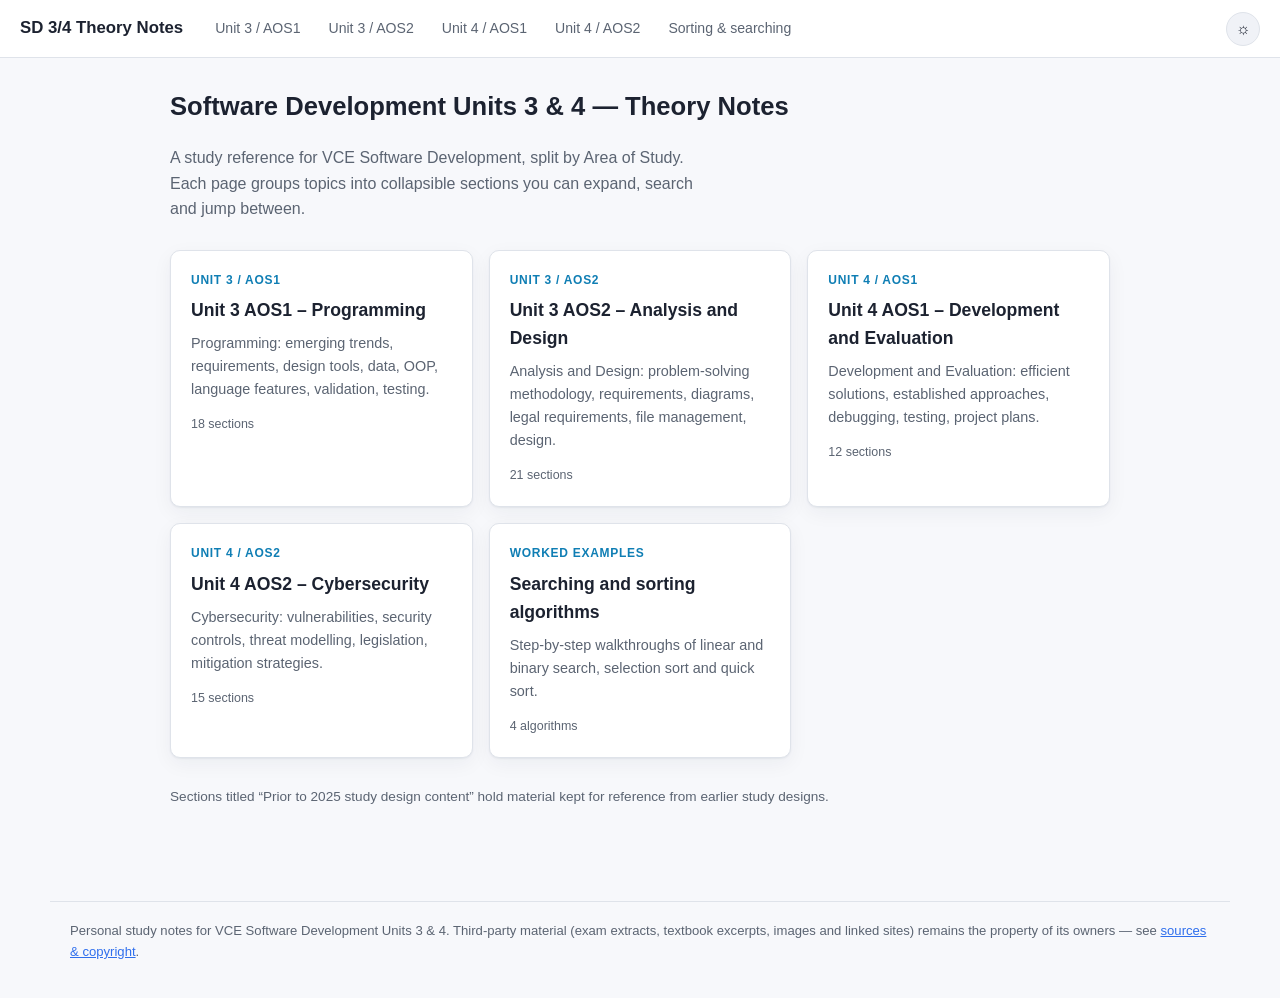
<file: index.html>
<!DOCTYPE html>
<html lang="en">
<head>
<meta charset="UTF-8">
<meta name="viewport" content="width=device-width, initial-scale=1.0">
<title>SD 3/4 Theory Notes</title>
<link rel="stylesheet" href="assets/style.css">
</head>
<body>
<header class="site-header">
  <a class="brand" href="index.html">SD 3/4 Theory Notes</a>
  <nav class="unit-nav">
    <a href="unit-3-aos1.html">Unit 3 / AOS1</a>
    <a href="unit-3-aos2.html">Unit 3 / AOS2</a>
    <a href="unit-4-aos1.html">Unit 4 / AOS1</a>
    <a href="unit-4-aos2.html">Unit 4 / AOS2</a>
    <a href="sorting-searching.html">Sorting &amp; searching</a>
  </nav>
  <button id="theme-toggle" class="icon-btn" title="Toggle light/dark theme" aria-label="Toggle theme">&#9788;</button>
</header>

<main class="content index-content">
  <h1 class="page-title">Software Development Units 3 &amp; 4 — Theory Notes</h1>
  <p class="index-intro">A study reference for VCE Software Development, split by Area of Study. Each page groups topics into collapsible sections you can expand, search and jump between.</p>
  <div class="unit-grid">
    
    <a class="unit-card" href="unit-3-aos1.html">
      <div class="unit-card-eyebrow">Unit 3 / AOS1</div>
      <h2>Unit 3 AOS1 – Programming</h2>
      <p>Programming: emerging trends, requirements, design tools, data, OOP, language features, validation, testing.</p>
      <div class="unit-card-meta">18 sections</div>
    </a>
    <a class="unit-card" href="unit-3-aos2.html">
      <div class="unit-card-eyebrow">Unit 3 / AOS2</div>
      <h2>Unit 3 AOS2 – Analysis and Design</h2>
      <p>Analysis and Design: problem-solving methodology, requirements, diagrams, legal requirements, file management, design.</p>
      <div class="unit-card-meta">21 sections</div>
    </a>
    <a class="unit-card" href="unit-4-aos1.html">
      <div class="unit-card-eyebrow">Unit 4 / AOS1</div>
      <h2>Unit 4 AOS1 – Development and Evaluation</h2>
      <p>Development and Evaluation: efficient solutions, established approaches, debugging, testing, project plans.</p>
      <div class="unit-card-meta">12 sections</div>
    </a>
    <a class="unit-card" href="unit-4-aos2.html">
      <div class="unit-card-eyebrow">Unit 4 / AOS2</div>
      <h2>Unit 4 AOS2 – Cybersecurity</h2>
      <p>Cybersecurity: vulnerabilities, security controls, threat modelling, legislation, mitigation strategies.</p>
      <div class="unit-card-meta">15 sections</div>
    </a>
    <a class="unit-card" href="sorting-searching.html">
      <div class="unit-card-eyebrow">Worked examples</div>
      <h2>Searching and sorting algorithms</h2>
      <p>Step-by-step walkthroughs of linear and binary search, selection sort and quick sort.</p>
      <div class="unit-card-meta">4 algorithms</div>
    </a>
  </div>
  <p class="index-note">Sections titled &ldquo;Prior to 2025 study design content&rdquo; hold material kept for reference from earlier study designs.</p>
</main>

<footer class="site-footer">Personal study notes for VCE Software Development Units 3 &amp; 4. Third-party material (exam extracts, textbook excerpts, images and linked sites) remains the property of its owners &mdash; see <a href="credits.html">sources &amp; copyright</a>.</footer>

<script src="assets/app.js"></script>
</body>
</html>
</file>
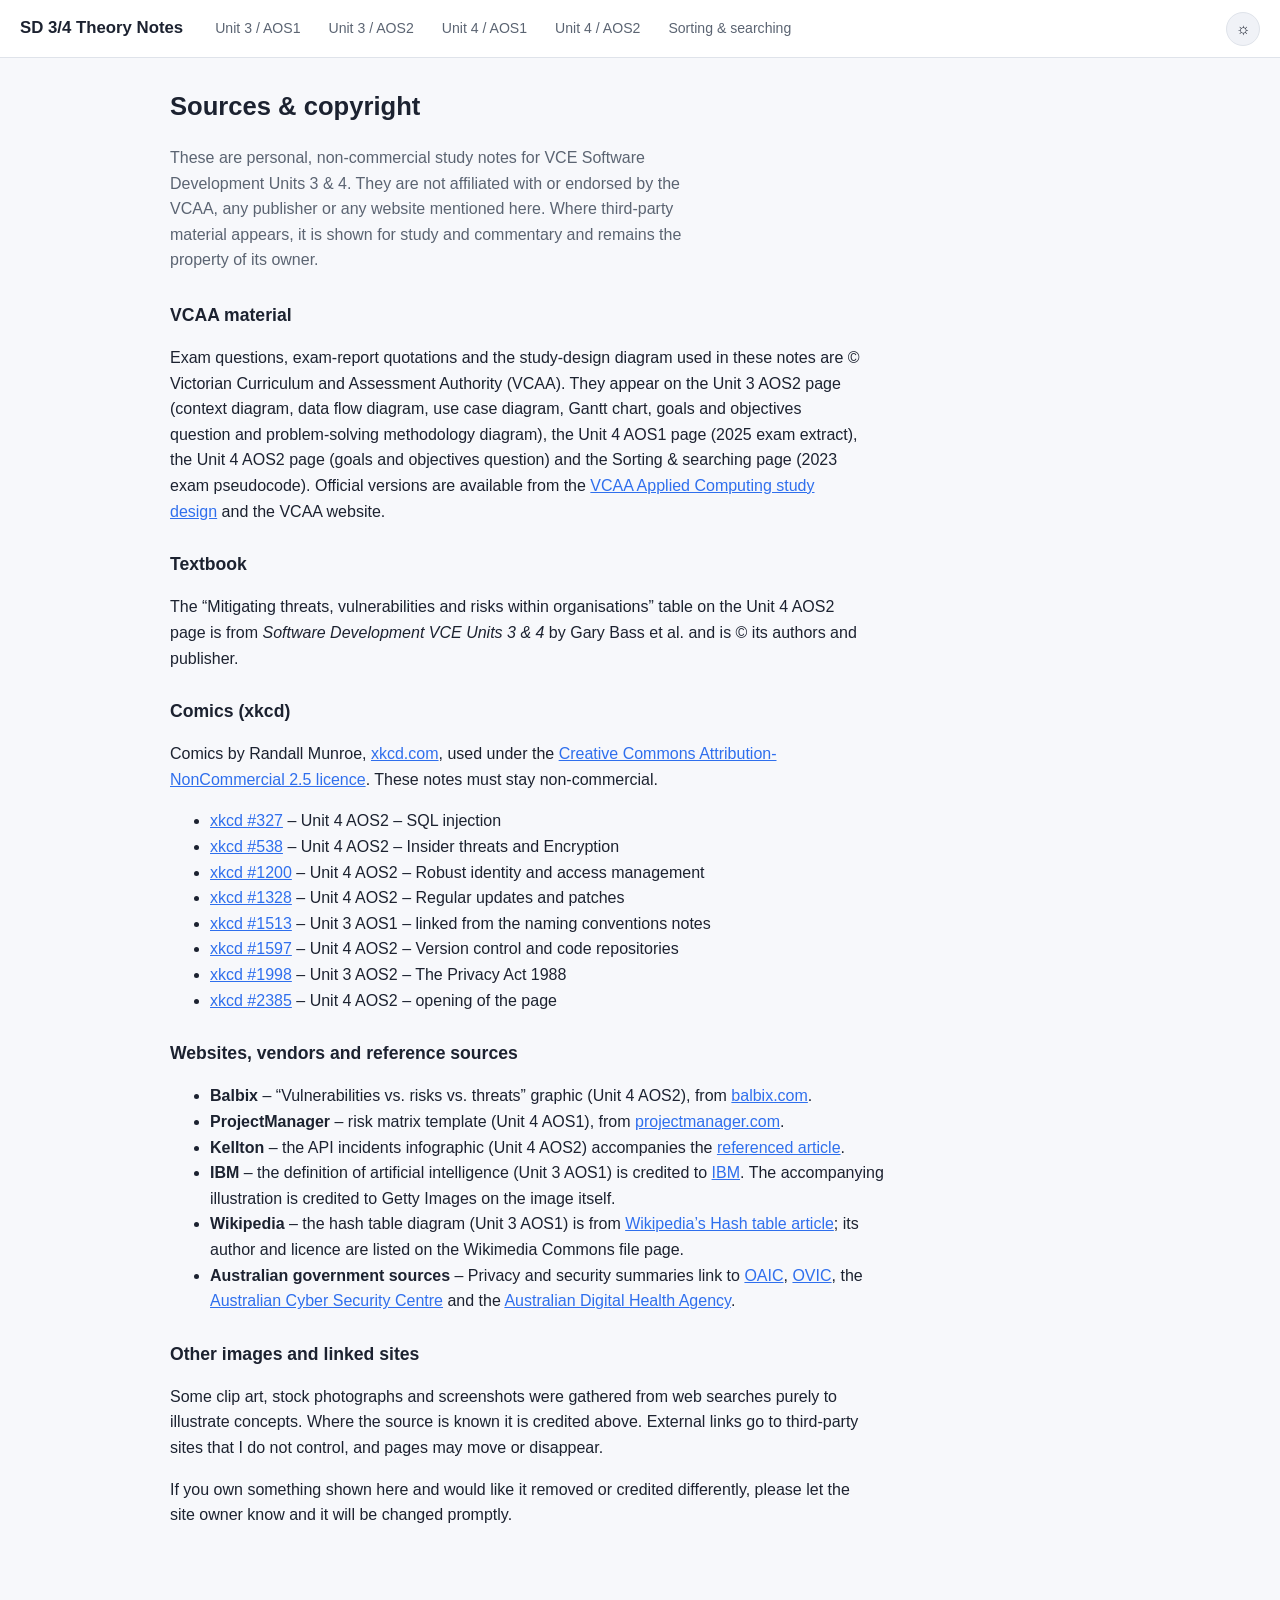
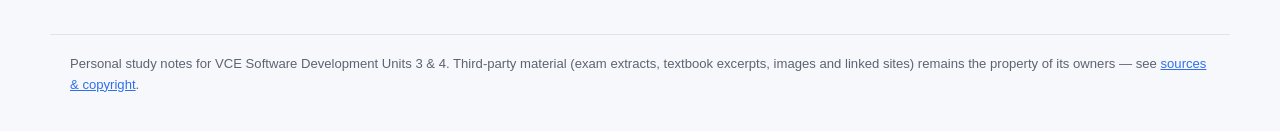
<file: credits.html>
<!DOCTYPE html>
<html lang="en">
<head>
<meta charset="UTF-8">
<meta name="viewport" content="width=device-width, initial-scale=1.0">
<title>Sources and Copyright — SD Theory Notes</title>
<link rel="stylesheet" href="assets/style.css">
</head>
<body>
<header class="site-header">
  <a class="brand" href="index.html">SD 3/4 Theory Notes</a>
  <nav class="unit-nav">
    <a href="unit-3-aos1.html" class="">Unit 3 / AOS1</a>
    <a href="unit-3-aos2.html" class="">Unit 3 / AOS2</a>
    <a href="unit-4-aos1.html" class="">Unit 4 / AOS1</a>
    <a href="unit-4-aos2.html" class="">Unit 4 / AOS2</a>
    <a href="sorting-searching.html" class="">Sorting &amp; searching</a>
  </nav>
  <button id="theme-toggle" class="icon-btn" title="Toggle light/dark theme" aria-label="Toggle theme">&#9788;</button>
</header>

<main class="content index-content credits">
    <h1 class="page-title">Sources &amp; copyright</h1>
    <p class="index-intro">These are personal, non-commercial study notes for VCE Software Development Units 3 &amp; 4. They are not affiliated with or endorsed by the VCAA, any publisher or any website mentioned here. Where third-party material appears, it is shown for study and commentary and remains the property of its owner.</p>

    <section class="credit-block">
      <h2>VCAA material</h2>
      <p>Exam questions, exam-report quotations and the study-design diagram used in these notes are &copy; Victorian Curriculum and Assessment Authority (VCAA). They appear on the Unit 3 AOS2 page (context diagram, data flow diagram, use case diagram, Gantt chart, goals and objectives question and problem-solving methodology diagram), the Unit 4 AOS1 page (2025 exam extract), the Unit 4 AOS2 page (goals and objectives question) and the Sorting &amp; searching page (2023 exam pseudocode). Official versions are available from the <a href="https://www.vcaa.vic.edu.au/curriculum/vce-curriculum/vce-study-designs/applied-computing/applied-computing" target="_blank" rel="noopener">VCAA Applied Computing study design</a> and the VCAA website.</p>
    </section>

    <section class="credit-block">
      <h2>Textbook</h2>
      <p>The &ldquo;Mitigating threats, vulnerabilities and risks within organisations&rdquo; table on the Unit 4 AOS2 page is from <em>Software Development VCE Units 3 &amp; 4</em> by Gary Bass et al. and is &copy; its authors and publisher.</p>
    </section>

    <section class="credit-block">
      <h2>Comics (xkcd)</h2>
      <p>Comics by Randall Munroe, <a href="https://xkcd.com/" target="_blank" rel="noopener">xkcd.com</a>, used under the <a href="https://xkcd.com/license.html" target="_blank" rel="noopener">Creative Commons Attribution-NonCommercial 2.5 licence</a>. These notes must stay non-commercial.</p>
      <ul><li><a href="https://xkcd.com/327/" target="_blank" rel="noopener">xkcd #327</a> &ndash; Unit 4 AOS2 &ndash; SQL injection</li><li><a href="https://xkcd.com/538/" target="_blank" rel="noopener">xkcd #538</a> &ndash; Unit 4 AOS2 &ndash; Insider threats and Encryption</li><li><a href="https://xkcd.com/1200/" target="_blank" rel="noopener">xkcd #1200</a> &ndash; Unit 4 AOS2 &ndash; Robust identity and access management</li><li><a href="https://xkcd.com/1328/" target="_blank" rel="noopener">xkcd #1328</a> &ndash; Unit 4 AOS2 &ndash; Regular updates and patches</li><li><a href="https://xkcd.com/1513/" target="_blank" rel="noopener">xkcd #1513</a> &ndash; Unit 3 AOS1 &ndash; linked from the naming conventions notes</li><li><a href="https://xkcd.com/1597/" target="_blank" rel="noopener">xkcd #1597</a> &ndash; Unit 4 AOS2 &ndash; Version control and code repositories</li><li><a href="https://xkcd.com/1998/" target="_blank" rel="noopener">xkcd #1998</a> &ndash; Unit 3 AOS2 &ndash; The Privacy Act 1988</li><li><a href="https://xkcd.com/2385/" target="_blank" rel="noopener">xkcd #2385</a> &ndash; Unit 4 AOS2 &ndash; opening of the page</li></ul>
    </section>

    <section class="credit-block">
      <h2>Websites, vendors and reference sources</h2>
      <ul>
        <li><strong>Balbix</strong> &ndash; &ldquo;Vulnerabilities vs. risks vs. threats&rdquo; graphic (Unit 4 AOS2), from <a href="https://www.balbix.com/insights/what-is-vulnerability-management/" target="_blank" rel="noopener">balbix.com</a>.</li>
        <li><strong>ProjectManager</strong> &ndash; risk matrix template (Unit 4 AOS1), from <a href="https://www.projectmanager.com/blog/risk-management-plan" target="_blank" rel="noopener">projectmanager.com</a>.</li>
        <li><strong>Kellton</strong> &ndash; the API incidents infographic (Unit 4 AOS2) accompanies the <a href="https://www.kellton.com/kellton-tech-blog/detailed-guide-api-security-risks" target="_blank" rel="noopener">referenced article</a>.</li>
        <li><strong>IBM</strong> &ndash; the definition of artificial intelligence (Unit 3 AOS1) is credited to <a href="https://www.ibm.com/think/topics/artificial-intelligence" target="_blank" rel="noopener">IBM</a>. The accompanying illustration is credited to Getty Images on the image itself.</li>
        <li><strong>Wikipedia</strong> &ndash; the hash table diagram (Unit 3 AOS1) is from <a href="https://en.wikipedia.org/wiki/Hash_table" target="_blank" rel="noopener">Wikipedia&rsquo;s Hash table article</a>; its author and licence are listed on the Wikimedia Commons file page.</li>
        <li><strong>Australian government sources</strong> &ndash; Privacy and security summaries link to <a href="https://www.oaic.gov.au/" target="_blank" rel="noopener">OAIC</a>, <a href="https://ovic.vic.gov.au/" target="_blank" rel="noopener">OVIC</a>, the <a href="https://www.cyber.gov.au/" target="_blank" rel="noopener">Australian Cyber Security Centre</a> and the <a href="https://www.digitalhealth.gov.au/" target="_blank" rel="noopener">Australian Digital Health Agency</a>.</li>
      </ul>
    </section>

    <section class="credit-block">
      <h2>Other images and linked sites</h2>
      <p>Some clip art, stock photographs and screenshots were gathered from web searches purely to illustrate concepts. Where the source is known it is credited above. External links go to third-party sites that I do not control, and pages may move or disappear.</p>
      <p>If you own something shown here and would like it removed or credited differently, please let the site owner know and it will be changed promptly.</p>
    </section>

</main>

<footer class="site-footer">Personal study notes for VCE Software Development Units 3 &amp; 4. Third-party material (exam extracts, textbook excerpts, images and linked sites) remains the property of its owners &mdash; see <a href="credits.html">sources &amp; copyright</a>.</footer>

<script src="assets/app.js"></script>
</body>
</html>
</file>
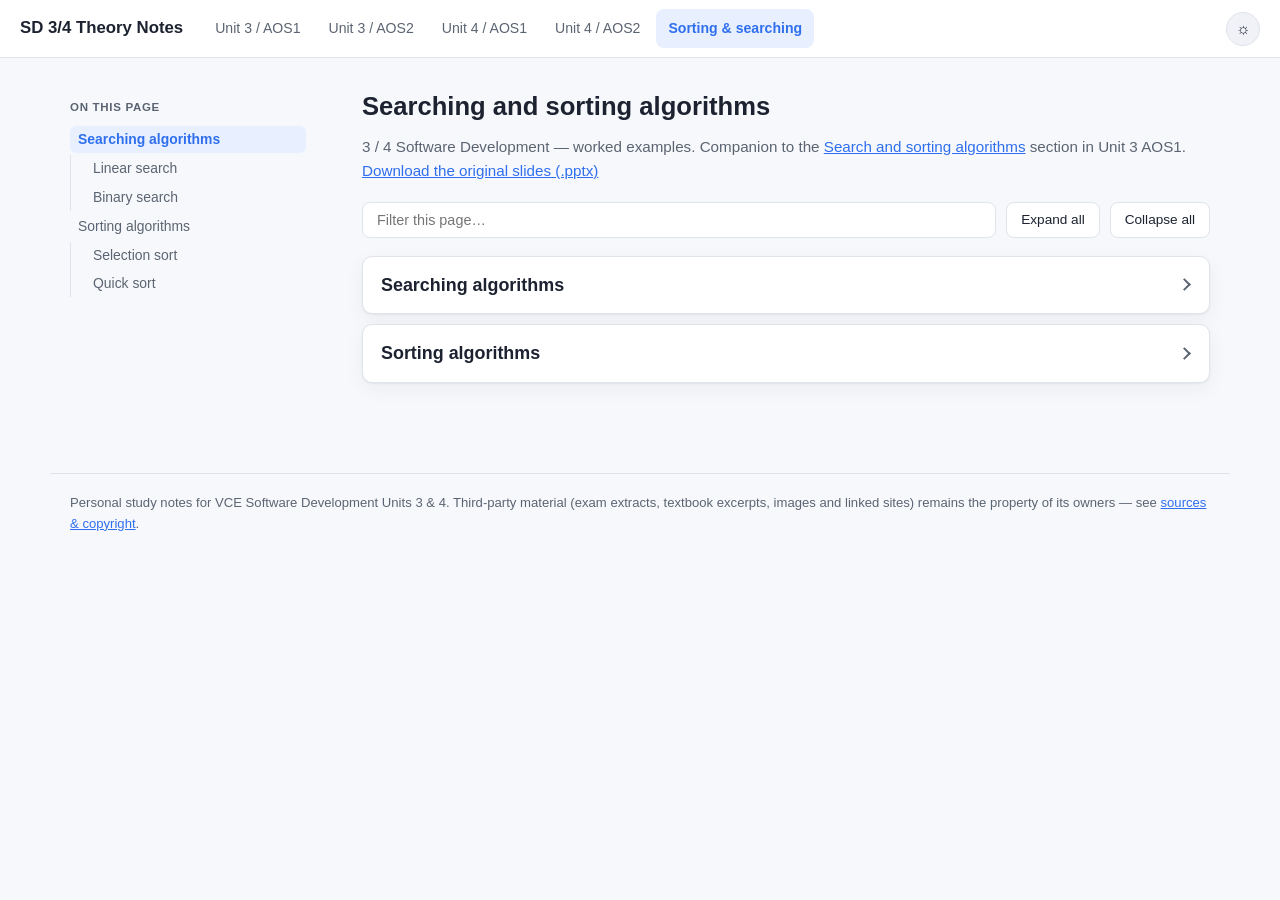
<file: sorting-searching.html>
<!DOCTYPE html>
<html lang="en">
<head>
<meta charset="UTF-8">
<meta name="viewport" content="width=device-width, initial-scale=1.0">
<title>Searching and Sorting Algorithms — SD Theory Notes</title>
<link rel="stylesheet" href="assets/style.css">
</head>
<body>
<header class="site-header">
  <a class="brand" href="index.html">SD 3/4 Theory Notes</a>
  <nav class="unit-nav">
    <a href="unit-3-aos1.html" class="">Unit 3 / AOS1</a>
    <a href="unit-3-aos2.html" class="">Unit 3 / AOS2</a>
    <a href="unit-4-aos1.html" class="">Unit 4 / AOS1</a>
    <a href="unit-4-aos2.html" class="">Unit 4 / AOS2</a>
    <a href="sorting-searching.html" class="active">Sorting &amp; searching</a>
  </nav>
  <button id="theme-toggle" class="icon-btn" title="Toggle light/dark theme" aria-label="Toggle theme">&#9788;</button>
</header>

<div class="layout">
  <aside class="sidebar" id="sidebar">
    <div class="sidebar-title">On this page</div>
    <nav class="page-toc"><ul><li><a href="#searching-algorithms" data-jump="searching-algorithms">Searching algorithms</a><ul><li><a href="#linear-search" data-jump="linear-search">Linear search</a></li><li><a href="#binary-search" data-jump="binary-search">Binary search</a></li></ul></li><li><a href="#sorting-algorithms" data-jump="sorting-algorithms">Sorting algorithms</a><ul><li><a href="#selection-sort" data-jump="selection-sort">Selection sort</a></li><li><a href="#quick-sort" data-jump="quick-sort">Quick sort</a></li></ul></li></ul></nav>
  </aside>
  <main class="content">
    <h1 class="page-title">Searching and sorting algorithms</h1>
    <p class="page-sub">3 / 4 Software Development &mdash; worked examples. Companion to the
      <a href="unit-3-aos1.html#h.w1udv01lb1mm-10">Search and sorting algorithms</a> section in Unit 3 AOS1.
      <a href="Tutorial%202%20-%20Sorting%20and%20searching.pptx" download>Download the original slides (.pptx)</a></p>
    <div class="toolbar">
      <input type="search" id="filter-input" placeholder="Filter this page&hellip;" autocomplete="off">
      <button id="expand-all" class="btn">Expand all</button>
      <button id="collapse-all" class="btn">Collapse all</button>
    </div>
    <p class="filter-status" id="filter-status" hidden></p>
    <details class="section lvl-2" id="searching-algorithms"><summary><h2>Searching algorithms</h2><span class="chevron" aria-hidden="true"></span></summary><div class="section-body"><details class="section lvl-3" id="linear-search"><summary><h3>Linear search</h3><span class="chevron" aria-hidden="true"></span></summary><div class="section-body"><p><strong>How does it work?</strong></p><ul><li>Start from the beginning of a list of items and iterate through the list until you find the searched for item</li></ul><p><strong>Examples:</strong></p><ul><li><em>Search for 45</em> &ndash; Start at 11, then check 27, then 18, then 45, then stop &ndash; item found</li><li><em>Search for 100</em> &ndash; Start at 11, then check 27, then 18, then 45, then 1, then 98, then 33, then 22, then 48, then stop &ndash; item NOT found</li></ul><p class="legend"><span class="swatch visited"></span>checked &nbsp; <span class="swatch found"></span>found</p><div class="array-row"><span class="row-label">Search for 45</span><div class="array" role="img" aria-label="List searched for 45: 11, 27, 18, 45, 1, 98, 33, 22, 48. Value 11 is checked. Value 27 is checked. Value 18 is checked. Value 45 is found."><div class="cell is-visited"><div class="ptrs"></div><div class="val">11</div></div><div class="cell is-visited"><div class="ptrs"></div><div class="val">27</div></div><div class="cell is-visited"><div class="ptrs"></div><div class="val">18</div></div><div class="cell is-found"><div class="ptrs"></div><div class="val">45</div></div><div class="cell"><div class="ptrs"></div><div class="val">1</div></div><div class="cell"><div class="ptrs"></div><div class="val">98</div></div><div class="cell"><div class="ptrs"></div><div class="val">33</div></div><div class="cell"><div class="ptrs"></div><div class="val">22</div></div><div class="cell"><div class="ptrs"></div><div class="val">48</div></div></div></div><div class="array-row"><span class="row-label">Search for 100</span><div class="array" role="img" aria-label="List searched for 100: 11, 27, 18, 45, 1, 98, 33, 22, 48. Value 11 is checked. Value 27 is checked. Value 18 is checked. Value 45 is checked. Value 1 is checked. Value 98 is checked. Value 33 is checked. Value 22 is checked. Value 48 is checked."><div class="cell is-visited"><div class="ptrs"></div><div class="val">11</div></div><div class="cell is-visited"><div class="ptrs"></div><div class="val">27</div></div><div class="cell is-visited"><div class="ptrs"></div><div class="val">18</div></div><div class="cell is-visited"><div class="ptrs"></div><div class="val">45</div></div><div class="cell is-visited"><div class="ptrs"></div><div class="val">1</div></div><div class="cell is-visited"><div class="ptrs"></div><div class="val">98</div></div><div class="cell is-visited"><div class="ptrs"></div><div class="val">33</div></div><div class="cell is-visited"><div class="ptrs"></div><div class="val">22</div></div><div class="cell is-visited"><div class="ptrs"></div><div class="val">48</div></div></div></div><div class="pros-cons"><div class="pc-col"><p class="pc-title">Advantages</p><ul><li>Intuitive</li><li>Simple to code</li></ul></div><div class="pc-col"><p class="pc-title">Disadvantages</p><ul><li>Slow on large amounts of data in comparison to a Binary search</li></ul></div></div></div></details><details class="section lvl-3" id="binary-search"><summary><h3>Binary search</h3><span class="chevron" aria-hidden="true"></span></summary><div class="section-body"><p><strong>How does it work?</strong></p><ul><li>Starting with a sorted list look at the middle value (midpoint)</li><li>Determine if you need to go higher or lower</li><li>Repeat these steps until you either find the searched for value or have checked through the whole list</li></ul><details class="section lvl-4" id="binary-search-examples"><summary><h4>Worked examples</h4><span class="chevron" aria-hidden="true"></span></summary><div class="section-body"><p class="legend"><span class="ptr red">&darr;</span> midpoint being checked &nbsp; <span class="swatch out"></span>no longer in the search range &nbsp; <span class="swatch found"></span>found</p><div class="step"><p class="step-title"><strong>Searching for 33 &ndash; 1st pass</strong></p><p class="step-meta">low = 0 &middot; high = 8 &middot; mid = (0 + 8) / 2 = 4</p><div class="array-row"><div class="array" role="img" aria-label="Sorted list: 1, 12, 13, 17, 24, 29, 30, 33, 48. Red arrow at position 5 (value 24)."><div class="cell"><div class="ptrs"></div><div class="val">1</div></div><div class="cell"><div class="ptrs"></div><div class="val">12</div></div><div class="cell"><div class="ptrs"></div><div class="val">13</div></div><div class="cell"><div class="ptrs"></div><div class="val">17</div></div><div class="cell"><div class="ptrs"><span class="ptr red" aria-hidden="true">&darr;</span></div><div class="val">24</div></div><div class="cell"><div class="ptrs"></div><div class="val">29</div></div><div class="cell"><div class="ptrs"></div><div class="val">30</div></div><div class="cell"><div class="ptrs"></div><div class="val">33</div></div><div class="cell"><div class="ptrs"></div><div class="val">48</div></div></div></div></div><div class="step"><p class="step-title"><strong>Searching for 33 &ndash; 2nd pass</strong></p><p class="step-meta">low = 5 &middot; high = 8 &middot; mid = (5 + 8) / 2 = 6.5 &rarr; 6 (rounded down)</p><p>(Go lower where there is an even number, VCAA 2020 Case study Q10)</p><div class="array-row"><div class="array" role="img" aria-label="Sorted list: 1, 12, 13, 17, 24, 29, 30, 33, 48. Red arrow at position 7 (value 30). Value 1 is outside the search range. Value 12 is outside the search range. Value 13 is outside the search range. Value 17 is outside the search range. Value 24 is outside the search range."><div class="cell is-out"><div class="ptrs"></div><div class="val">1</div></div><div class="cell is-out"><div class="ptrs"></div><div class="val">12</div></div><div class="cell is-out"><div class="ptrs"></div><div class="val">13</div></div><div class="cell is-out"><div class="ptrs"></div><div class="val">17</div></div><div class="cell is-out"><div class="ptrs"></div><div class="val">24</div></div><div class="cell"><div class="ptrs"></div><div class="val">29</div></div><div class="cell"><div class="ptrs"><span class="ptr red" aria-hidden="true">&darr;</span></div><div class="val">30</div></div><div class="cell"><div class="ptrs"></div><div class="val">33</div></div><div class="cell"><div class="ptrs"></div><div class="val">48</div></div></div></div></div><div class="step"><p class="step-title"><strong>Searching for 33 &ndash; 3rd pass</strong></p><p class="step-meta">low = 7 &middot; high = 8 &middot; mid = (7 + 8) / 2 = 7.5 &rarr; 7 (rounded down)</p><p>COMPLETE &ndash; Number found</p><div class="array-row"><div class="array" role="img" aria-label="Sorted list: 1, 12, 13, 17, 24, 29, 30, 33, 48. Red arrow at position 8 (value 33). Value 1 is outside the search range. Value 12 is outside the search range. Value 13 is outside the search range. Value 17 is outside the search range. Value 24 is outside the search range. Value 29 is outside the search range. Value 30 is outside the search range. Value 33 is found."><div class="cell is-out"><div class="ptrs"></div><div class="val">1</div></div><div class="cell is-out"><div class="ptrs"></div><div class="val">12</div></div><div class="cell is-out"><div class="ptrs"></div><div class="val">13</div></div><div class="cell is-out"><div class="ptrs"></div><div class="val">17</div></div><div class="cell is-out"><div class="ptrs"></div><div class="val">24</div></div><div class="cell is-out"><div class="ptrs"></div><div class="val">29</div></div><div class="cell is-out"><div class="ptrs"></div><div class="val">30</div></div><div class="cell is-found"><div class="ptrs"><span class="ptr red" aria-hidden="true">&darr;</span></div><div class="val">33</div></div><div class="cell"><div class="ptrs"></div><div class="val">48</div></div></div></div></div><div class="step"><p class="step-title"><strong>Searching for 8 &ndash; 1st pass</strong></p><p class="step-meta">low = 0 &middot; high = 8 &middot; mid = (0 + 8) / 2 = 4</p><div class="array-row"><div class="array" role="img" aria-label="Sorted list: 1, 12, 13, 17, 24, 29, 30, 33, 48. Red arrow at position 5 (value 24)."><div class="cell"><div class="ptrs"></div><div class="val">1</div></div><div class="cell"><div class="ptrs"></div><div class="val">12</div></div><div class="cell"><div class="ptrs"></div><div class="val">13</div></div><div class="cell"><div class="ptrs"></div><div class="val">17</div></div><div class="cell"><div class="ptrs"><span class="ptr red" aria-hidden="true">&darr;</span></div><div class="val">24</div></div><div class="cell"><div class="ptrs"></div><div class="val">29</div></div><div class="cell"><div class="ptrs"></div><div class="val">30</div></div><div class="cell"><div class="ptrs"></div><div class="val">33</div></div><div class="cell"><div class="ptrs"></div><div class="val">48</div></div></div></div></div><div class="step"><p class="step-title"><strong>Searching for 8 &ndash; 2nd pass</strong></p><p class="step-meta">low = 0 &middot; high = 3 &middot; mid = (0 + 3) / 2 = 1.5 &rarr; 1 (rounded down)</p><div class="array-row"><div class="array" role="img" aria-label="Sorted list: 1, 12, 13, 17, 24, 29, 30, 33, 48. Red arrow at position 2 (value 12). Value 24 is outside the search range. Value 29 is outside the search range. Value 30 is outside the search range. Value 33 is outside the search range. Value 48 is outside the search range."><div class="cell"><div class="ptrs"></div><div class="val">1</div></div><div class="cell"><div class="ptrs"><span class="ptr red" aria-hidden="true">&darr;</span></div><div class="val">12</div></div><div class="cell"><div class="ptrs"></div><div class="val">13</div></div><div class="cell"><div class="ptrs"></div><div class="val">17</div></div><div class="cell is-out"><div class="ptrs"></div><div class="val">24</div></div><div class="cell is-out"><div class="ptrs"></div><div class="val">29</div></div><div class="cell is-out"><div class="ptrs"></div><div class="val">30</div></div><div class="cell is-out"><div class="ptrs"></div><div class="val">33</div></div><div class="cell is-out"><div class="ptrs"></div><div class="val">48</div></div></div></div></div><div class="step"><p class="step-title"><strong>Searching for 8 &ndash; 3rd pass</strong></p><p class="step-meta">low = 0 &middot; high = 0 &middot; mid = (0 + 0) / 2 = 0</p><p>COMPLETE &ndash; Number not found</p><div class="array-row"><div class="array" role="img" aria-label="Sorted list: 1, 12, 13, 17, 24, 29, 30, 33, 48. Red arrow at position 1 (value 1). Value 12 is outside the search range. Value 13 is outside the search range. Value 17 is outside the search range. Value 24 is outside the search range. Value 29 is outside the search range. Value 30 is outside the search range. Value 33 is outside the search range. Value 48 is outside the search range."><div class="cell"><div class="ptrs"><span class="ptr red" aria-hidden="true">&darr;</span></div><div class="val">1</div></div><div class="cell is-out"><div class="ptrs"></div><div class="val">12</div></div><div class="cell is-out"><div class="ptrs"></div><div class="val">13</div></div><div class="cell is-out"><div class="ptrs"></div><div class="val">17</div></div><div class="cell is-out"><div class="ptrs"></div><div class="val">24</div></div><div class="cell is-out"><div class="ptrs"></div><div class="val">29</div></div><div class="cell is-out"><div class="ptrs"></div><div class="val">30</div></div><div class="cell is-out"><div class="ptrs"></div><div class="val">33</div></div><div class="cell is-out"><div class="ptrs"></div><div class="val">48</div></div></div></div></div></div></details><details class="section lvl-4" id="binary-search-vcaa"><summary><h4>2023 VCAA exam</h4><span class="chevron" aria-hidden="true"></span></summary><div class="section-body"><figure class="doc-figure"><img class="exam-img" src="images/vcaa-2023-search-pseudocode.png" alt="VCAA 2023 exam extract: pseudocode for a function search(list[], low, high, target) that uses a While low &lt;= high loop, sets mid to (low + high)/2, returns mid if target equals list[mid], sets low to mid + 1 if target is greater, otherwise sets high to mid - 1, and returns -1 after the loop." width="640" loading="lazy"><figcaption>Extract from the 2023 VCAA Software Development examination &copy; VCAA &mdash; see <a href="credits.html">credits</a>.</figcaption></figure></div></details><div class="pros-cons"><div class="pc-col"><p class="pc-title">Advantages</p><ul><li>More efficient than linear search on larger data sets</li></ul></div><div class="pc-col"><p class="pc-title">Disadvantages</p><ul><li>Data needs to be sorted</li></ul></div></div></div></details></div></details><details class="section lvl-2" id="sorting-algorithms"><summary><h2>Sorting algorithms</h2><span class="chevron" aria-hidden="true"></span></summary><div class="section-body"><details class="section lvl-3" id="selection-sort"><summary><h3>Selection sort</h3><span class="chevron" aria-hidden="true"></span></summary><div class="section-body"><p><strong>How does it work?</strong></p><ul><li>Find the smallest item in the list. Swap the smallest item with the item in the first slot.</li><li>Then move on to the second slot, and repeat until the whole list is sorted</li></ul><details class="section lvl-4" id="selection-sort-example"><summary><h4>Worked example</h4><span class="chevron" aria-hidden="true"></span></summary><div class="section-body"><p>Starting list: <strong>20, 3, 13, 71, 2, 29</strong></p><p class="legend"><span class="ptr red">&darr;</span> the position being filled (the current item) &nbsp; <span class="ptr blue">&darr;</span> the smallest remaining value &nbsp; <em><strong>bold italic</strong></em> = in its final position</p><div class="step"><p class="step-title"><strong>Sort list &ndash; 1st pass</strong></p><p>Find the value for the first position and swap with the current item in that position</p><div class="array-row"><span class="row-label">Find</span><div class="array" role="img" aria-label="List before swap, pass 1: 20, 3, 13, 71, 2, 29. Red arrow at position 1 (value 20). Blue arrow at position 5 (value 2)."><div class="cell"><div class="ptrs"><span class="ptr red" aria-hidden="true">&darr;</span></div><div class="val">20</div></div><div class="cell"><div class="ptrs"></div><div class="val">3</div></div><div class="cell"><div class="ptrs"></div><div class="val">13</div></div><div class="cell"><div class="ptrs"></div><div class="val">71</div></div><div class="cell"><div class="ptrs"><span class="ptr blue" aria-hidden="true">&darr;</span></div><div class="val">2</div></div><div class="cell"><div class="ptrs"></div><div class="val">29</div></div></div></div><div class="array-row"><span class="row-label">Swap</span><div class="array" role="img" aria-label="List after swap, pass 1: 2, 3, 13, 71, 20, 29. Blue arrow at position 1 (value 2). Red arrow at position 5 (value 20). Value 2 is in its final position."><div class="cell is-sorted"><div class="ptrs"><span class="ptr blue" aria-hidden="true">&darr;</span></div><div class="val">2</div></div><div class="cell"><div class="ptrs"></div><div class="val">3</div></div><div class="cell"><div class="ptrs"></div><div class="val">13</div></div><div class="cell"><div class="ptrs"></div><div class="val">71</div></div><div class="cell"><div class="ptrs"><span class="ptr red" aria-hidden="true">&darr;</span></div><div class="val">20</div></div><div class="cell"><div class="ptrs"></div><div class="val">29</div></div></div></div></div><div class="step"><p class="step-title"><strong>Sort list &ndash; 2nd pass</strong></p><p>Find the value for the second position and swap with the current item in that position</p><div class="array-row"><span class="row-label">Find</span><div class="array" role="img" aria-label="List before swap, pass 2: 2, 3, 13, 71, 20, 29. Red arrow at position 2 (value 3). Blue arrow at position 2 (value 3). Value 2 is in its final position."><div class="cell is-sorted"><div class="ptrs"></div><div class="val">2</div></div><div class="cell"><div class="ptrs"><span class="ptr red" aria-hidden="true">&darr;</span><span class="ptr blue" aria-hidden="true">&darr;</span></div><div class="val">3</div></div><div class="cell"><div class="ptrs"></div><div class="val">13</div></div><div class="cell"><div class="ptrs"></div><div class="val">71</div></div><div class="cell"><div class="ptrs"></div><div class="val">20</div></div><div class="cell"><div class="ptrs"></div><div class="val">29</div></div></div></div><div class="array-row"><span class="row-label">Swap</span><div class="array" role="img" aria-label="List after swap, pass 2: 2, 3, 13, 71, 20, 29. Red arrow at position 2 (value 3). Blue arrow at position 2 (value 3). Value 2 is in its final position. Value 3 is in its final position."><div class="cell is-sorted"><div class="ptrs"></div><div class="val">2</div></div><div class="cell is-sorted"><div class="ptrs"><span class="ptr red" aria-hidden="true">&darr;</span><span class="ptr blue" aria-hidden="true">&darr;</span></div><div class="val">3</div></div><div class="cell"><div class="ptrs"></div><div class="val">13</div></div><div class="cell"><div class="ptrs"></div><div class="val">71</div></div><div class="cell"><div class="ptrs"></div><div class="val">20</div></div><div class="cell"><div class="ptrs"></div><div class="val">29</div></div></div></div><p><strong>Swap not necessary!</strong></p></div><div class="step"><p class="step-title"><strong>Sort list &ndash; 3rd pass</strong></p><p>Find the value for the third position and swap with the current item in that position</p><div class="array-row"><span class="row-label">Find</span><div class="array" role="img" aria-label="List before swap, pass 3: 2, 3, 13, 71, 20, 29. Red arrow at position 3 (value 13). Blue arrow at position 3 (value 13). Value 2 is in its final position. Value 3 is in its final position."><div class="cell is-sorted"><div class="ptrs"></div><div class="val">2</div></div><div class="cell is-sorted"><div class="ptrs"></div><div class="val">3</div></div><div class="cell"><div class="ptrs"><span class="ptr red" aria-hidden="true">&darr;</span><span class="ptr blue" aria-hidden="true">&darr;</span></div><div class="val">13</div></div><div class="cell"><div class="ptrs"></div><div class="val">71</div></div><div class="cell"><div class="ptrs"></div><div class="val">20</div></div><div class="cell"><div class="ptrs"></div><div class="val">29</div></div></div></div><div class="array-row"><span class="row-label">Swap</span><div class="array" role="img" aria-label="List after swap, pass 3: 2, 3, 13, 71, 20, 29. Red arrow at position 3 (value 13). Blue arrow at position 3 (value 13). Value 2 is in its final position. Value 3 is in its final position. Value 13 is in its final position."><div class="cell is-sorted"><div class="ptrs"></div><div class="val">2</div></div><div class="cell is-sorted"><div class="ptrs"></div><div class="val">3</div></div><div class="cell is-sorted"><div class="ptrs"><span class="ptr red" aria-hidden="true">&darr;</span><span class="ptr blue" aria-hidden="true">&darr;</span></div><div class="val">13</div></div><div class="cell"><div class="ptrs"></div><div class="val">71</div></div><div class="cell"><div class="ptrs"></div><div class="val">20</div></div><div class="cell"><div class="ptrs"></div><div class="val">29</div></div></div></div><p><strong>Swap not necessary!</strong></p></div><div class="step"><p class="step-title"><strong>Sort list &ndash; 4th pass</strong></p><p>Find the value for the fourth position and swap with the current item in that position</p><div class="array-row"><span class="row-label">Find</span><div class="array" role="img" aria-label="List before swap, pass 4: 2, 3, 13, 71, 20, 29. Red arrow at position 4 (value 71). Blue arrow at position 5 (value 20). Value 2 is in its final position. Value 3 is in its final position. Value 13 is in its final position."><div class="cell is-sorted"><div class="ptrs"></div><div class="val">2</div></div><div class="cell is-sorted"><div class="ptrs"></div><div class="val">3</div></div><div class="cell is-sorted"><div class="ptrs"></div><div class="val">13</div></div><div class="cell"><div class="ptrs"><span class="ptr red" aria-hidden="true">&darr;</span></div><div class="val">71</div></div><div class="cell"><div class="ptrs"><span class="ptr blue" aria-hidden="true">&darr;</span></div><div class="val">20</div></div><div class="cell"><div class="ptrs"></div><div class="val">29</div></div></div></div><div class="array-row"><span class="row-label">Swap</span><div class="array" role="img" aria-label="List after swap, pass 4: 2, 3, 13, 20, 71, 29. Blue arrow at position 4 (value 20). Red arrow at position 5 (value 71). Value 2 is in its final position. Value 3 is in its final position. Value 13 is in its final position. Value 20 is in its final position."><div class="cell is-sorted"><div class="ptrs"></div><div class="val">2</div></div><div class="cell is-sorted"><div class="ptrs"></div><div class="val">3</div></div><div class="cell is-sorted"><div class="ptrs"></div><div class="val">13</div></div><div class="cell is-sorted"><div class="ptrs"><span class="ptr blue" aria-hidden="true">&darr;</span></div><div class="val">20</div></div><div class="cell"><div class="ptrs"><span class="ptr red" aria-hidden="true">&darr;</span></div><div class="val">71</div></div><div class="cell"><div class="ptrs"></div><div class="val">29</div></div></div></div></div><div class="step"><p class="step-title"><strong>Sort list &ndash; 5th pass</strong></p><p>Find the value for the fifth position and swap with the current item in that position</p><div class="array-row"><span class="row-label">Find</span><div class="array" role="img" aria-label="List before swap, pass 5: 2, 3, 13, 20, 71, 29. Red arrow at position 5 (value 71). Blue arrow at position 6 (value 29). Value 2 is in its final position. Value 3 is in its final position. Value 13 is in its final position. Value 20 is in its final position."><div class="cell is-sorted"><div class="ptrs"></div><div class="val">2</div></div><div class="cell is-sorted"><div class="ptrs"></div><div class="val">3</div></div><div class="cell is-sorted"><div class="ptrs"></div><div class="val">13</div></div><div class="cell is-sorted"><div class="ptrs"></div><div class="val">20</div></div><div class="cell"><div class="ptrs"><span class="ptr red" aria-hidden="true">&darr;</span></div><div class="val">71</div></div><div class="cell"><div class="ptrs"><span class="ptr blue" aria-hidden="true">&darr;</span></div><div class="val">29</div></div></div></div><div class="array-row"><span class="row-label">Swap</span><div class="array" role="img" aria-label="List after swap, pass 5: 2, 3, 13, 20, 29, 71. Blue arrow at position 5 (value 29). Red arrow at position 6 (value 71). Value 2 is in its final position. Value 3 is in its final position. Value 13 is in its final position. Value 20 is in its final position. Value 29 is in its final position. Value 71 is in its final position."><div class="cell is-sorted"><div class="ptrs"></div><div class="val">2</div></div><div class="cell is-sorted"><div class="ptrs"></div><div class="val">3</div></div><div class="cell is-sorted"><div class="ptrs"></div><div class="val">13</div></div><div class="cell is-sorted"><div class="ptrs"></div><div class="val">20</div></div><div class="cell is-sorted"><div class="ptrs"><span class="ptr blue" aria-hidden="true">&darr;</span></div><div class="val">29</div></div><div class="cell is-sorted"><div class="ptrs"><span class="ptr red" aria-hidden="true">&darr;</span></div><div class="val">71</div></div></div></div></div></div></details><div class="pros-cons"><div class="pc-col"><p class="pc-title">Advantages</p><ul><li>Intuitive</li><li>Simple to code</li></ul></div><div class="pc-col"><p class="pc-title">Disadvantages</p><ul><li>Less efficient compared to Quick sort</li></ul></div></div></div></details><details class="section lvl-3" id="quick-sort"><summary><h3>Quick sort</h3><span class="chevron" aria-hidden="true"></span></summary><div class="section-body"><p><strong>How does it work?</strong></p><ul><li>Quick sort is a &ldquo;divide-and-conquer algorithm&rdquo; i.e. split the array into two smaller parts, and get each part right.</li><li>Here&rsquo;s how it works:<ul><li>Pick an item in the array, called &ldquo;the pivot&rdquo;. (It doesn&rsquo;t matter what item, you will probably be told what e.g. the last item).</li><li>Make up two arrays of values, above and below the pivot.</li><li>Repeat the above two steps on each of these arrays etc.</li></ul></li></ul><details class="section lvl-4" id="quick-sort-example"><summary><h4>Worked example</h4><span class="chevron" aria-hidden="true"></span></summary><div class="section-body"><p>Starting list: <strong>20, 3, 13, 71, 2, 29</strong> &ndash; here the pivot is the first item.</p><p class="legend"><span class="ptr red">&darr;</span> the pivot &nbsp; red / blue underline = the two sub arrays still to be sorted &nbsp; <em><strong>bold italic</strong></em> = in its final position</p><div class="step"><p class="step-title"><strong>Sort list &ndash; 1st pass</strong></p><p>Sort values to the left or right of the pivot</p><div class="array-row"><span class="row-label">Select pivot</span><div class="array" role="img" aria-label="Starting list: 20, 3, 13, 71, 2, 29. Red arrow at position 1 (value 20)."><div class="cell"><div class="ptrs"><span class="ptr red" aria-hidden="true">&darr;</span></div><div class="val">20</div></div><div class="cell"><div class="ptrs"></div><div class="val">3</div></div><div class="cell"><div class="ptrs"></div><div class="val">13</div></div><div class="cell"><div class="ptrs"></div><div class="val">71</div></div><div class="cell"><div class="ptrs"></div><div class="val">2</div></div><div class="cell"><div class="ptrs"></div><div class="val">29</div></div></div></div><div class="array-row"><span class="row-label">Sort sub arrays</span><div class="array" role="img" aria-label="List with values split around the pivot: 3, 13, 2, 20, 71, 29. Red arrow at position 4 (value 20). Value 20 is in its final position."><div class="cell"><div class="ptrs"></div><div class="val">3</div></div><div class="cell"><div class="ptrs"></div><div class="val">13</div></div><div class="cell"><div class="ptrs"></div><div class="val">2</div></div><div class="cell is-sorted"><div class="ptrs"><span class="ptr red" aria-hidden="true">&darr;</span></div><div class="val">20</div></div><div class="cell"><div class="ptrs"></div><div class="val">71</div></div><div class="cell"><div class="ptrs"></div><div class="val">29</div></div></div></div></div><div class="step"><p class="step-title"><strong>Sort list &ndash; Subsequent passes</strong></p><p>Repeat the process for each sub array, working off the assumption 20 is now in the correct position</p><div class="array-row"><div class="array" role="img" aria-label="List split into a left group (3, 13, 2) and a right group (71, 29) around 20: 3, 13, 2, 20, 71, 29. Value 3 is in the left group. Value 13 is in the left group. Value 2 is in the left group. Value 20 is in its final position. Value 71 is in the right group. Value 29 is in the right group."><div class="cell grp-red"><div class="ptrs"></div><div class="val">3</div></div><div class="cell grp-red"><div class="ptrs"></div><div class="val">13</div></div><div class="cell grp-red"><div class="ptrs"></div><div class="val">2</div></div><div class="cell is-sorted"><div class="ptrs"></div><div class="val">20</div></div><div class="cell grp-blue"><div class="ptrs"></div><div class="val">71</div></div><div class="cell grp-blue"><div class="ptrs"></div><div class="val">29</div></div></div></div></div></div></details><div class="pros-cons"><div class="pc-col"><p class="pc-title">Advantages</p><ul><li>More efficient compared to Linear sort</li></ul></div><div class="pc-col"><p class="pc-title">Disadvantages</p><p class="pc-empty">Nothing listed in the original slides.</p></div></div></div></details></div></details>
  </main>
</div>

<footer class="site-footer">Personal study notes for VCE Software Development Units 3 &amp; 4. Third-party material (exam extracts, textbook excerpts, images and linked sites) remains the property of its owners &mdash; see <a href="credits.html">sources &amp; copyright</a>.</footer>

<script src="assets/app.js"></script>
</body>
</html>
</file>
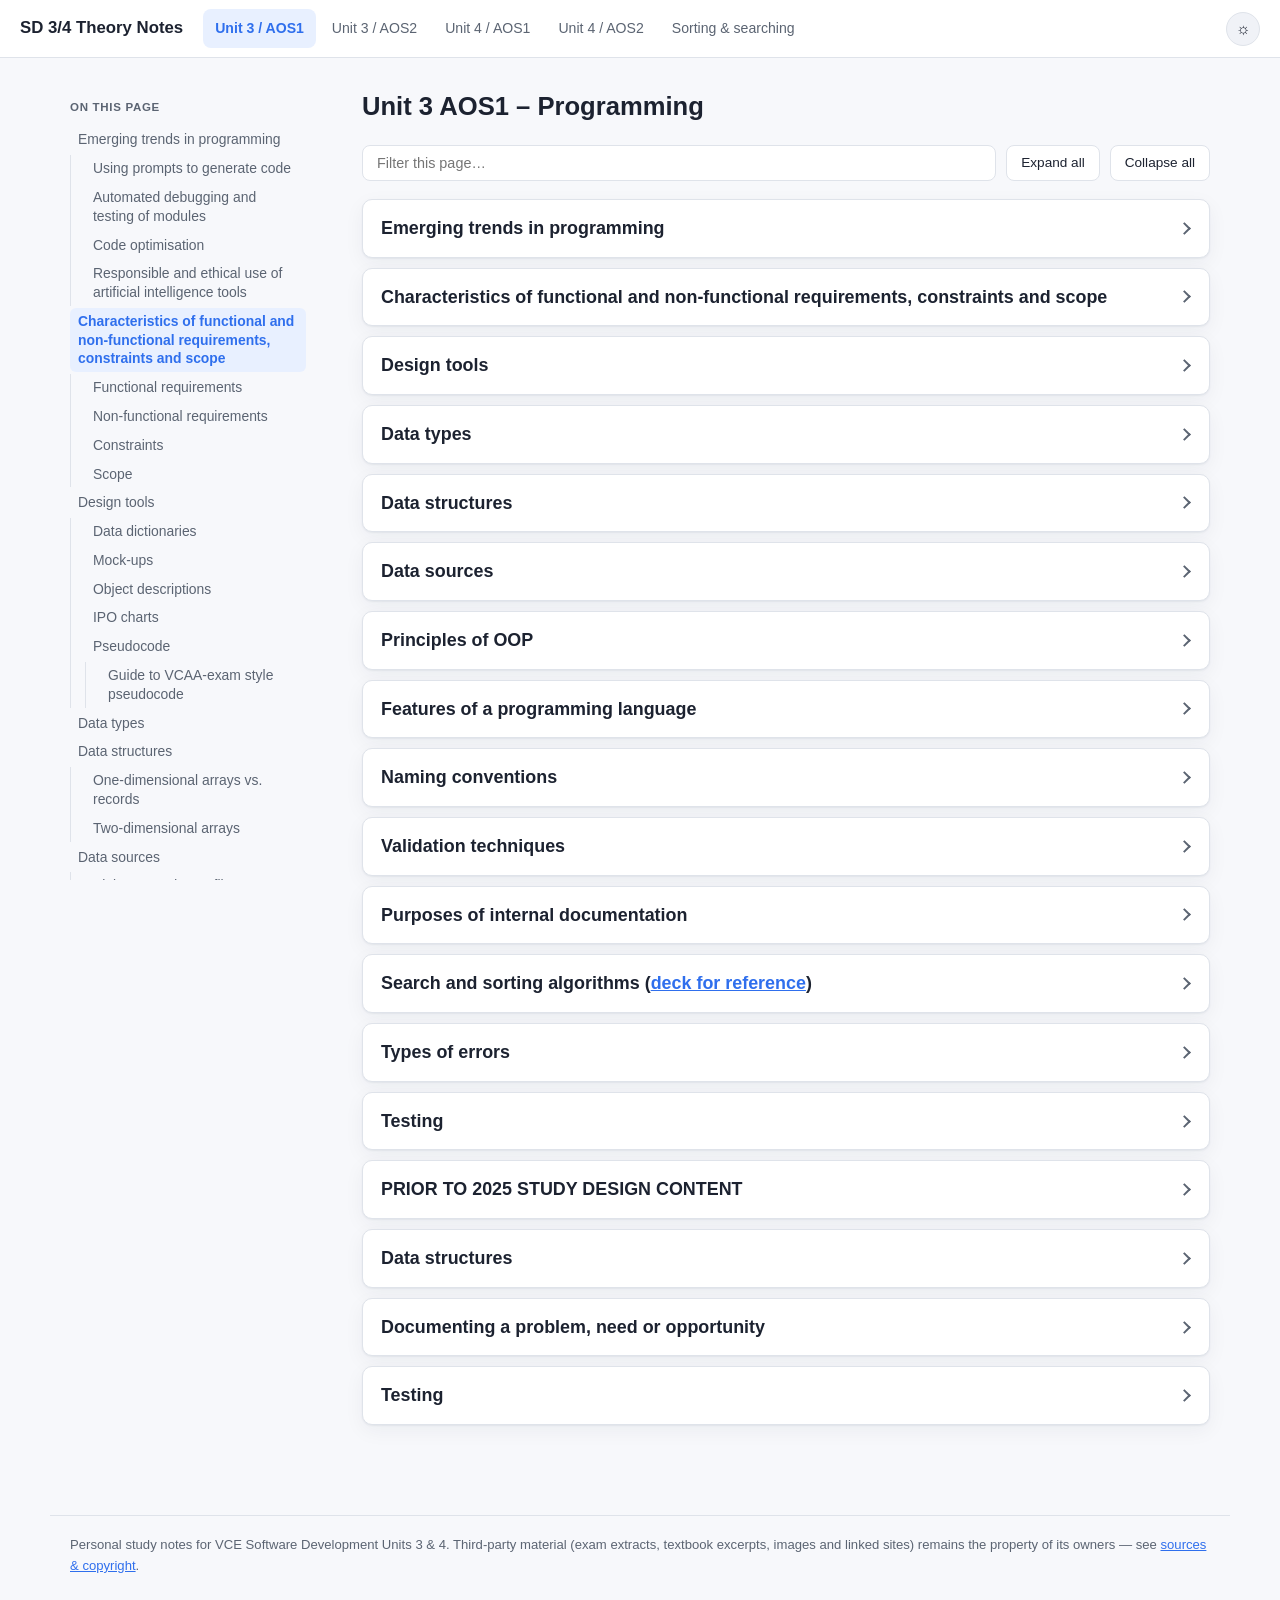
<file: unit-3-aos1.html>
<!DOCTYPE html>
<html lang="en">
<head>
<meta charset="UTF-8">
<meta name="viewport" content="width=device-width, initial-scale=1.0">
<title>Unit 3 AOS1 – Programming — SD Theory Notes</title>
<link rel="stylesheet" href="assets/style.css">
</head>
<body>
<header class="site-header">
  <a class="brand" href="index.html">SD 3/4 Theory Notes</a>
  <nav class="unit-nav">
    <a href="unit-3-aos1.html" class="active">Unit 3 / AOS1</a>
    <a href="unit-3-aos2.html" class="">Unit 3 / AOS2</a>
    <a href="unit-4-aos1.html" class="">Unit 4 / AOS1</a>
    <a href="unit-4-aos2.html" class="">Unit 4 / AOS2</a>
    <a href="sorting-searching.html" class="">Sorting &amp; searching</a>
  </nav>
  <button id="theme-toggle" class="icon-btn" title="Toggle light/dark theme" aria-label="Toggle theme">&#9788;</button>
</header>

<div class="layout">
  <aside class="sidebar" id="sidebar">
    <div class="sidebar-title">On this page</div>
    <nav class="page-toc"><ul><li><a href="#h.m7baboo2lb3s" data-jump="h.m7baboo2lb3s">Emerging trends in programming</a><ul><li><a href="#h.h68btmw0z7gb" data-jump="h.h68btmw0z7gb">Using prompts to generate code</a></li><li><a href="#h.f3s3z428pn9y" data-jump="h.f3s3z428pn9y">Automated debugging and testing of modules</a></li><li><a href="#h.c56kycucztjz" data-jump="h.c56kycucztjz">Code optimisation</a></li><li><a href="#h.6jdc21lj3xj" data-jump="h.6jdc21lj3xj">Responsible and ethical use of artificial intelligence tools</a></li></ul></li><li><a href="#h.bsi4q7f50ozo" data-jump="h.bsi4q7f50ozo">Characteristics of functional and non-functional requirements, constraints and scope</a><ul><li><a href="#h.nm6odl8zctrq" data-jump="h.nm6odl8zctrq">Functional requirements</a></li><li><a href="#h.7sns2xpyzso0" data-jump="h.7sns2xpyzso0">Non-functional requirements</a></li><li><a href="#h.89lc9gq5zcwj" data-jump="h.89lc9gq5zcwj">Constraints</a></li><li><a href="#h.unows08gld1" data-jump="h.unows08gld1">Scope</a></li></ul></li><li><a href="#h.ijf4h8jfnlbs" data-jump="h.ijf4h8jfnlbs">Design tools</a><ul><li><a href="#h.vsi83jjrye1w" data-jump="h.vsi83jjrye1w">Data dictionaries</a></li><li><a href="#h.vsi83jjrye1w-1" data-jump="h.vsi83jjrye1w-1">Mock-ups</a></li><li><a href="#h.vsi83jjrye1w-2" data-jump="h.vsi83jjrye1w-2">Object descriptions</a></li><li><a href="#h.774fozu5t1m6" data-jump="h.774fozu5t1m6">IPO charts</a></li><li><a href="#h.8rie1rx9ywkv" data-jump="h.8rie1rx9ywkv">Pseudocode</a><ul><li><a href="#h.xjhlfxx4a2s4" data-jump="h.xjhlfxx4a2s4">Guide to VCAA-exam style pseudocode</a></li></ul></li></ul></li><li><a href="#h.w1udv01lb1mm" data-jump="h.w1udv01lb1mm">Data types</a></li><li><a href="#h.w1udv01lb1mm-3" data-jump="h.w1udv01lb1mm-3">Data structures</a><ul><li><a href="#h.vsi83jjrye1w-4" data-jump="h.vsi83jjrye1w-4">One-dimensional arrays vs. records</a></li><li><a href="#h.u735gsbektko" data-jump="h.u735gsbektko">Two-dimensional arrays</a></li></ul></li><li><a href="#h.d7ahy7sbdctp" data-jump="h.d7ahy7sbdctp">Data sources</a><ul><li><a href="#h.vsi83jjrye1w-5" data-jump="h.vsi83jjrye1w-5">Plain text and CSV files</a></li><li><a href="#h.vsi83jjrye1w-6" data-jump="h.vsi83jjrye1w-6">XML</a></li></ul></li><li><a href="#h.cyxl9em8lsv" data-jump="h.cyxl9em8lsv">Principles of OOP</a><ul><li><a href="#h.aoasmjl1qzzd" data-jump="h.aoasmjl1qzzd">Abstraction</a></li><li><a href="#h.5ops5fo3s5ae" data-jump="h.5ops5fo3s5ae">Encapsulation</a></li><li><a href="#h.i11uydi6108" data-jump="h.i11uydi6108">Generalisation</a></li><li><a href="#h.6cwehqy2guvl" data-jump="h.6cwehqy2guvl">Inheritance</a></li></ul></li><li><a href="#h.hyr3oqy7pkix" data-jump="h.hyr3oqy7pkix">Features of a programming language</a><ul><li><a href="#h.uwyp0hy0pkjm" data-jump="h.uwyp0hy0pkjm">Local and global variables, and constants</a></li><li><a href="#h.vsi83jjrye1w-7" data-jump="h.vsi83jjrye1w-7">Data types</a></li><li><a href="#h.5iice0jhy5iu" data-jump="h.5iice0jhy5iu">Instructions and Control structures</a></li><li><a href="#h.k22psbkjlym3" data-jump="h.k22psbkjlym3">Arithmetic, logical and conditional operators</a></li><li><a href="#h.cvc8jvbwzmiz" data-jump="h.cvc8jvbwzmiz">Graphical User interface (GUIs)</a></li><li><a href="#h.vsi83jjrye1w-8" data-jump="h.vsi83jjrye1w-8">Functions, procedures and methods</a></li><li><a href="#h.h5b6fjlonnfp" data-jump="h.h5b6fjlonnfp">Classes and objects</a></li></ul></li><li><a href="#h.w1udv01lb1mm-9" data-jump="h.w1udv01lb1mm-9">Naming conventions</a></li><li><a href="#h.6e6zgsastaf5" data-jump="h.6e6zgsastaf5">Validation techniques</a></li><li><a href="#h.cg5vhvx42261" data-jump="h.cg5vhvx42261">Purposes of internal documentation</a></li><li><a href="#h.w1udv01lb1mm-10" data-jump="h.w1udv01lb1mm-10">Search and sorting algorithms (deck for reference)</a><ul><li><a href="#h.vsi83jjrye1w-11" data-jump="h.vsi83jjrye1w-11">Overview</a></li><li><a href="#h.vsi83jjrye1w-12" data-jump="h.vsi83jjrye1w-12">Selection sort</a></li><li><a href="#h.vsi83jjrye1w-13" data-jump="h.vsi83jjrye1w-13">Quick sort</a></li><li><a href="#h.vsi83jjrye1w-14" data-jump="h.vsi83jjrye1w-14">Linear search</a></li><li><a href="#h.vsi83jjrye1w-15" data-jump="h.vsi83jjrye1w-15">Binary search</a></li></ul></li><li><a href="#h.cih7cq3pgyeb" data-jump="h.cih7cq3pgyeb">Types of errors</a></li><li><a href="#h.w1udv01lb1mm-16" data-jump="h.w1udv01lb1mm-16">Testing</a><ul><li><a href="#h.vsi83jjrye1w-17" data-jump="h.vsi83jjrye1w-17">Use of breakpoints</a></li><li><a href="#h.tmbwwbgbru1v" data-jump="h.tmbwwbgbru1v">Use of debugging statements</a></li><li><a href="#h.vsi83jjrye1w-18" data-jump="h.vsi83jjrye1w-18">Test cases comparing expected and actual output in testing tables</a></li><li><a href="#h.vsi83jjrye1w-19" data-jump="h.vsi83jjrye1w-19">Construction of relevant test data</a></li></ul></li><li><a href="#h.8hqfk11wkqd7" data-jump="h.8hqfk11wkqd7">PRIOR TO 2025 STUDY DESIGN CONTENT</a></li><li><a href="#h.nu7i48m0sfr3" data-jump="h.nu7i48m0sfr3">Data structures</a><ul><li><a href="#h.vsi83jjrye1w-20" data-jump="h.vsi83jjrye1w-20">Associative arrays (or dictionaries)</a></li><li><a href="#h.gwd24ogc2z2c" data-jump="h.gwd24ogc2z2c">Stacks, queues and linked lists</a></li></ul></li><li><a href="#h.6i806qwku7x5" data-jump="h.6i806qwku7x5">Documenting a problem, need or opportunity</a></li><li><a href="#h.ehop7tf0knl8" data-jump="h.ehop7tf0knl8">Testing</a><ul><li><a href="#h.l71nrx1xum0l" data-jump="h.l71nrx1xum0l">Trace tables</a></li></ul></li></ul></nav>
  </aside>

  <main class="content">
    <h1 class="page-title">Unit 3 AOS1 – Programming</h1>
    <div class="toolbar">
      <input type="search" id="filter-input" placeholder="Filter this page&hellip;" autocomplete="off">
      <button id="expand-all" class="btn">Expand all</button>
      <button id="collapse-all" class="btn">Collapse all</button>
    </div>
    <p class="filter-status" id="filter-status" hidden></p>
    <details class="section lvl-2" id="h.m7baboo2lb3s"><summary><h2>Emerging trends in programming</h2><span class="chevron" aria-hidden="true"></span></summary><div class="section-body"><p>*This is new and evolving, we are starting with definitions and will look at the sample exam</p>
<p><a href="https://www.sas.com/en_au/insights/analytics/what-is-artificial-intelligence.html#:~:text=AI%20adapts%20through%20progressive%20learning,product%20to%20recommend%20next%20online." target="_blank" rel="noopener">What is AI?</a>&nbsp;Artificial intelligence (AI) is technology that enables computers and machines to simulate human learning, comprehension, problem solving, decision making, creativity and autonomy. (credit <a href="https://www.ibm.com/think/topics/artificial-intelligence" target="_blank" rel="noopener">IBM</a>)<img src="images/image21.png" alt="" width="196" height="180" loading="lazy"></p><details class="section lvl-3" id="h.h68btmw0z7gb"><summary><h3>Using prompts to generate code</h3><span class="chevron" aria-hidden="true"></span></summary><div class="section-body"><p><strong>Prompt:</strong>&nbsp;A prompt is an input created by a user given to an AI which will provide a response based on the prompt. An example is pasting in some code and asking for the AI to find the errors, and the response should identify any errors in the code.</p>
<ul><li>Based on a single or a series of prompts, generative AI platforms are able to generate code quickly.</li></ul>
<ul><li>The <strong>benefits </strong>of generating code using prompts include, but are not limited to:<ul><li>increased productivity due to reduced development and debugging times</li><li>reduced development costs</li><li>enabling non-developers to be able to generate functional code</li><li>reduced need to develop deep expertise in multiple languages</li><li>automated code documentation and improved code quality</li><li>potential support of problem-solving and innovation</li></ul></li></ul>
<ul><li>The <strong>disadvantages </strong>of generating code using prompts include:<ul><li>potential for bugs and errors to be present</li><li>reliance on trial/error and specific prompts being used</li><li>risk of vulnerabilities and threats being present</li><li>copyright concerns</li><li>limited context or situational understanding</li><li>dependence on human oversight</li></ul></li></ul>
<p>An example of a prompt to generate a module that takes two values and outputs the sum and product of the values could be:<br><em>Create a program in [chosen OOP language] that takes in two integer values and then outputs the sum, product and average of the values. The output should be labelled.</em></p></div></details><details class="section lvl-3" id="h.f3s3z428pn9y"><summary><h3>Automated debugging and testing of modules</h3><span class="chevron" aria-hidden="true"></span></summary><div class="section-body"><p><strong>Automated debugging:</strong>&nbsp;Using tools to find bugs/issues with code, and then any errors can be fixed with minimal user input.</p>
<p><strong>Automated testing of modules:</strong>&nbsp;Using tools automatically created testing for modules which can be run.</p>
<p>These techniques increase the efficiency of the testing process.</p>
<ul><li>Automated debugging and testing tools have been a common component of Integrated Development Environments (IDEs) for some time.</li></ul>
<ul><li>The benefits of testing modules using automated debugging and testing include, but are not limited to:<ul><li>real-time identification of issues with code</li><li>suggested fixes to code</li><li>rapid feedback</li><li>consistent approaches to debugging and testing</li><li>improved code quality</li></ul></li></ul>
<ul><li>The integration of AI into automated debugging and testing tools has both improved and introduced challenges to the testing of modules. </li></ul>
<ul><li>Improvements include:<ul><li>increased productivity</li><li>enhanced accuracy</li><li>scalability</li><li>identification of issues before they occur</li></ul></li></ul>
<ul><li>Challenges include:<ul><li>incorrect flagging of code as containing errors or missing subtle issues</li><li>dependency on training data</li><li>reduced job opportunities for developers and testers</li></ul></li></ul>
<ul><li>Examples of automated debugging and testing tools include, but are not limited to:<ul><li>Python IDEs: Behave, Lettuce, Robot, Pytest, TestProject</li><li>Visual Studio: Live Unit Testing, IntelliTest, </li><li>PHP: Codeception, Selenium.</li></ul></li></ul></div></details><details class="section lvl-3" id="h.c56kycucztjz"><summary><h3>Code optimisation</h3><span class="chevron" aria-hidden="true"></span></summary><div class="section-body"><p><strong>Code optimisation:</strong>&nbsp;Process whereby you improve the code by making it more optimal, for example creating more efficient code. AI can provide feedback as to changes which can be made to code.</p>
<ul><li>AI tools can be used to analyse code performance and suggest improvements to enhance efficiency in relation to runtime, memory usage, security or other technical requirements.</li></ul>
<ul><li>Types of code optimisation possible using AI include:<ul><li>resource optimisation (CPU/memory)</li><li>algorithm optimisation</li><li>code simplification</li><li>standardisation to organisational or industry rules</li><li>security optimisation</li><li>automated comment generation and summarisation</li></ul></li></ul>
<ul><li>Examples of tools that can assist developers with code optimisation using AI include, but are not limited to: GitHub Copilot, Tabnine, TensorFlow, Codeium.</li></ul></div></details><details class="section lvl-3" id="h.6jdc21lj3xj"><summary><h3>Responsible and ethical use of artificial intelligence tools</h3><span class="chevron" aria-hidden="true"></span></summary><div class="section-body"><p>Responsible AI is the practice of developing and using AI systems in a way that benefits society while minimizing the risk of negative consequences. It’s about creating AI technologies that not only advance our capabilities, but also address ethical concerns – particularly with regard to <strong>bias, transparency and privacy</strong>. (credit <a href="https://www.iso.org/artificial-intelligence/responsible-ai-ethics#:~:text=Responsible%20AI%20is%20the%20practice,to%20bias,%20transparency%20and%20privacy." target="_blank" rel="noopener">ISO</a>)</p>
<ul><li>Developers should always utilise AI tools responsibly and ethically.</li></ul>
<ul><li>This includes:<ul><li>understanding the technical limitations of any AI tools being used or considered for use</li><li>being transparent in their use of AI tools</li><li>conducting thorough code reviews on all AI-generated code</li><li>being aware of the potential for bias introduction</li><li>avoid over-reliance on AI tools</li><li>understanding the environmental impact of using AI tools</li><li>respecting intellectual property, copyright and licensing agreements.</li></ul></li></ul></div></details></div></details><details class="section lvl-2" id="h.bsi4q7f50ozo"><summary><h2>Characteristics of functional and non-functional requirements, constraints and scope</h2><span class="chevron" aria-hidden="true"></span></summary><div class="section-body"><details class="section lvl-3" id="h.nm6odl8zctrq"><summary><h3>Functional requirements</h3><span class="chevron" aria-hidden="true"></span></summary><div class="section-body"><p>Requirements detail what the software should do (functional requirements) and what it should be (non-functional requirements). </p>
<p>Functional requirements include specific details such as </p>
<ul><li>input required, </li><li>output developed and </li><li>functions of the solution including data manipulation and validation.</li></ul></div></details><details class="section lvl-3" id="h.7sns2xpyzso0"><summary><h3>Non-functional requirements</h3><span class="chevron" aria-hidden="true"></span></summary><div class="section-body"><p>Non-functional requirements (according to the Study Design) are:</p>
<ul><li>Usability, </li><li>Reliability, </li><li>Portability, </li><li>Robustness and </li><li>Maintainability.</li></ul></div></details><details class="section lvl-3" id="h.89lc9gq5zcwj"><summary><h3>Constraints</h3><span class="chevron" aria-hidden="true"></span></summary><div class="section-body"><p>The four (4) types of constraints are:</p>
<div class="table-wrap"><table><tbody><tr><td></td><td><em>Examples (quoting the Study Design):</em></td></tr><tr><td><strong>Economic</strong></td><td>cost and time; </td></tr><tr><td><strong>Technical</strong></td><td>speed of processing, capacity, availability of equipment, compatibility and security; </td></tr><tr><td><strong>Social</strong></td><td>level of expertise of users;</td></tr><tr><td><strong>Legal</strong></td><td>ownership and privacy of data requirements;</td></tr></tbody></table></div></div></details><details class="section lvl-3" id="h.unows08gld1"><summary><h3>Scope</h3><span class="chevron" aria-hidden="true"></span></summary><div class="section-body"><p><em>“[Scope is] the part of project planning that involves determining and documenting a list of specific project goals, deliverables, tasks, cost and deadlines”</em>&nbsp;- 2020 VCAA exam report</p>
<p>A list of the functional and non-functional requirements which either will be included in the solution or will not be included in the solution. Factors such as cost or time could lead to a requirement becoming out of scope.</p></div></details></div></details><details class="section lvl-2" id="h.ijf4h8jfnlbs"><summary><h2>Design tools</h2><span class="chevron" aria-hidden="true"></span></summary><div class="section-body"><p>At VCAA’s Design stage, when you are designing how you are going to build your project, you would draw possible user interfaces, that’s called a mock-up. You can also add other details to your design such as pseudocode, a data dictionary and object dictionary.</p><details class="section lvl-3" id="h.vsi83jjrye1w"><summary><h3>Data dictionaries</h3><span class="chevron" aria-hidden="true"></span></summary><div class="section-body"><p>Data dictionaries are used to design the data requirements of a software module. This includes, but is not limited to, variables, constants, objects and interface controls.</p>
<p>Represented using a table with the following fields included as a minimum:</p>
<ul><li>Name</li><li>Data type</li></ul>
<p>Additional fields may be included, as required, such as:</p>
<ul><li>Description</li><li>Field size</li><li>Validation rules</li><li>Data sample</li></ul>
<p>For example,</p>
<div class="table-wrap"><table><thead><tr><th>Name</th><th>Data type</th><th>Description</th></tr></thead><tbody><tr><td>strGivenName</td><td>String</td><td>User’s given name</td></tr><tr><td>strFamilyName</td><td>String</td><td>User’s family name</td></tr><tr><td>intAge</td><td>Integer</td><td>User’s age (calculated based on the provided date of birth and rounded down)</td></tr></tbody></table></div></div></details><details class="section lvl-3" id="h.vsi83jjrye1w-1"><summary><h3>Mock-ups </h3><span class="chevron" aria-hidden="true"></span></summary><div class="section-body"><p>A <strong>mock-up is</strong>&nbsp;a detailed diagram that illustrates how a software module’s interface will look. </p>
<p>Annotations are used to describe the appearance (font, text colour, text size, alignment/justification, images to be sourced, control properties) and the structure (required controls, functionality, default values, control size, control properties). &nbsp; </p>
<p><strong>Annotations </strong>may also be used to explain how design principles and the characteristics of user experience have been incorporated, or to justify design choices that have been made.</p>
<p>A sample mock-up is found below:</p>
<figure class="doc-figure"><img src="images/image53.png" alt="" width="566" height="288" loading="lazy"></figure></div></details><details class="section lvl-3" id="h.vsi83jjrye1w-2"><summary><h3>Object descriptions </h3><span class="chevron" aria-hidden="true"></span></summary><div class="section-body"><p>An <strong>object description</strong>&nbsp;is used to design an object to be used within a software module.</p>
<p>Object descriptions include the name of the object, a list of the required <strong>attributes/properties</strong>&nbsp;(data) and a list of the required <strong>methods </strong>(behaviours) that are required to maximise the potential future use of the object. </p>
<p>The data type of each <strong>property/attribute</strong>&nbsp;may or may not be listed with the property/attribute.</p>
<p>Where required, parameters should be included in the description of methods.</p>
<p>A sample object description is found below:</p>
<div class="table-wrap"><table><tbody><tr><td><strong>Name</strong></td><td>Dog</td></tr><tr><td><strong>Properties/ Attributes</strong></td><td>Name (string)<br>Breed (string)<br>Age (integer)<br>Colour (string)</td></tr><tr><td><strong>Methods</strong></td><td>bark()<br>eat(food)<br>wag_tail()</td></tr></tbody></table></div></div></details><details class="section lvl-3" id="h.774fozu5t1m6"><summary><h3>IPO charts</h3><span class="chevron" aria-hidden="true"></span></summary><div class="section-body"><p><br>IPO charts provide a brief overview of the inputs and outputs of a task, and outline the transformations (processes) required to generate the output/s from the input/s. IPO charts are represented using a table, with columns for Input, Processes and Outputs. Separate IPO charts should be used when multiple tasks are being represented.</p>
<p>A sample IPO chart is found below:</p>
<div class="table-wrap"><table><thead><tr><th>Input</th><th>Processes</th><th>Output</th></tr></thead><tbody><tr><td>User uploads file containing a series of numbers</td><td>Calculate sum and average of the numbers</td><td>Display sum and average of numbers<br>Output values to file</td></tr></tbody></table></div></div></details><details class="section lvl-3" id="h.8rie1rx9ywkv"><summary><h3>Pseudocode</h3><span class="chevron" aria-hidden="true"></span></summary><div class="section-body"><p>Pseudocode is a way of writing out algorithms in a language-independent way. </p>
<p>Pseudocode is a design tool for representing algorithms using a combination of structured English and common symbols. Pseudocode utilises reserved words within algorithms. </p>
<p><strong>Pseudocode for you: </strong>If you’re solving a problem in code, it often helps to spell out the steps your code should do, in a loose or high level way without worrying about specific code syntax or knowing how to do something. (<em>Teacher</em>: I often leave a trail of English comments in code and then replace them with actual line by line).</p>
<p>This:</p>
<ul><li>Helps you break down and understand the program faster and easier, since you aren’t worrying about/thinking about code syntax.</li><li>You could(?) show this to another program who doesn’t know the language you’re using to have them check over your logic.</li><li>Able to find errors in the program before development</li></ul>
<p><strong>Pseudocode for VCAA: </strong>VCAA also mandates the use of specific pseudocode that you will read and write on the exam (see next two pages).</p>
<ul><li>Pseudocode blocks must commence with <strong>BEGIN</strong>&nbsp;and conclude with <strong>END</strong>.</li><li>Reserved words are represented within algorithms using <strong>bold text and capitalised</strong>.</li><li><strong>Indentation </strong>is used within pseudocode to indicate hierarchy within an algorithm to enhance human readability. <strong>Control structures</strong>&nbsp;can be nested using appropriate indentation.</li><li>Values can be assigned to variables using the left-arrow <strong>(🡨)</strong>&nbsp;symbol or the <strong>SET </strong>keyword.</li><li>Values can be input into the algorithm using the <strong>READ</strong>&nbsp;or <strong>INPUT</strong>&nbsp;keywords.</li><li>Values can be output from the algorithm using the <strong>PRINT</strong>, <strong>RETURN </strong>or <strong>OUTPUT </strong>keywords.</li><li>Selection control structures are represented in pseudocode using <strong>IF-THEN, IF-THEN-ELSE, IF-ELSEIF </strong>and <strong>CASE/SWITCH</strong>&nbsp;blocks.</li><li>Iterative/Repetition control structures are represented using <strong>DO-WHILE, REPEAT-UNTIL, WHILE </strong>and <strong>FOR</strong>&nbsp;loops.</li><li>Conditions can be joined using the <strong>AND </strong>and <strong>OR </strong>keywords. </li><li>Lines may or may not be numbered.</li></ul>
<p>Examples of high-scoring responses on the Exam</p>
<p>Examples to explain “why writing an algorithm in pseudocode can be a good idea” include:</p>
<div class="table-wrap"><table><tbody><tr><td>2020 Q2 Short Answer</td><td><em>“It allows Camilla to have a more detailed idea of what the code will look like, helping her identify any errors in the real code faster. It also allows other developers to understand the program more easily if Camilla chooses to get help.”</em></td></tr></tbody></table></div><details class="section lvl-4" id="h.xjhlfxx4a2s4"><summary><h4>Guide to VCAA-exam style pseudocode</h4><span class="chevron" aria-hidden="true"></span></summary><div class="section-body"><p>You will also be required to read and write a specific style of pseudocode on the exam.</p>
<p>Here are examples in exam-style pseudocode to express the following structures:</p>
<div class="table-wrap"><table><tbody><tr><td></td><td>Pseudocode example</td><td>Explanation</td><td>As seen in</td></tr><tr><td><strong>Begin/End</strong></td><td><strong>BEGIN</strong><br>&nbsp; // do something<br><strong>END</strong></td><td>Always put around code</td><td>2025 CS Q11</td></tr><tr><td><strong>Function</strong></td><td><strong>BEGIN </strong>FunctionName(x, y)<br>&nbsp; // do something<br><strong>END </strong>FunctionName<br><strong>FUNCTION </strong>FuncTwo(x, y)<br>&nbsp; // do something<br><strong>END </strong>FuncTwo<br><strong>BEGIN </strong>FuncThree(x, y)<br>&nbsp; // do something<br><strong>END </strong></td><td>Not seen in 2025 SD yet</td><td>2024 CS Q12<br>2023 MC Q1<br>2021 CS Q7</td></tr><tr><td><strong>Input</strong></td><td><strong>READ</strong>&nbsp;x<br><strong>INPUT</strong>&nbsp;x</td><td>Prompt the user for a value which will be stored in the variable x / Read a file</td><td>Tools and func doc</td></tr><tr><td><strong>Reading data from a file</strong></td><td><strong>READ </strong>fileName</td><td>Reads a field and stores fields as variables for each row/record</td><td>2020 CS Q9</td></tr><tr><td><strong>Output</strong></td><td><strong>PRINT</strong>&nbsp;x<br><strong>RETURN</strong>&nbsp;x<br><strong>OUTPUT</strong>&nbsp;x<br><strong>DISPLAY</strong>&nbsp;x</td><td>Output this value</td><td>Tools and func doc<br>2025 CS Q11</td></tr><tr><td><strong>Arithmetic</strong></td><td>+ - * /</td><td>For add, subtract, multiply, divide</td><td>2018 SA Q1</td></tr><tr><td><strong>Mod</strong></td><td>a mod 10<br>Likely, <strong>MOD</strong></td><td>i.e. the remainder after division</td><td>2018 CS Q6</td></tr><tr><td><strong>Array</strong></td><td>a ← [1, 5, 9]<br>a[0]<br>// alternative syntax<br>Array[] = [9, 8, 7]</td><td></td><td>2019 MC Q3, <br>2018 MC Q6</td></tr><tr><td><strong>Length</strong></td><td>Len(anArray)<br>len(anArray)<br>Likely, <strong>LEN</strong></td><td></td><td>2018 SA Q5<br>CS Q6</td></tr><tr><td><strong>If</strong></td><td><strong>IF </strong>age &lt; 18<strong>&nbsp;THEN</strong><br>&nbsp; // do something<br><strong>ELSEIF </strong>monthly_income &lt; (rental_price * 3)<strong>&nbsp;THEN</strong><br>&nbsp; // do something else<br><strong>ELSE</strong><br>&nbsp; // do something <br><strong>ENDIF</strong><br><strong>IF</strong>&nbsp;(a &lt; 5) <strong>THEN</strong><br>&nbsp; // do something<br><strong>ENDIF</strong><br><strong>IF</strong>&nbsp;dist &gt;= 1.2 <strong>AND </strong>isCar = True <strong>THEN</strong>&nbsp; <br>&nbsp; // do something<br><strong>ELSE</strong><br>&nbsp; // do something else<br><strong>ENDIF</strong></td><td>Parentheses around condition are not required (but will make your work clear).<br>Equals (=) does not need to be == as ← is used for assignment.</td><td>2025 CS Q11<br>2019 MC Q14, CS Q11<br>2018 CS Q5</td></tr><tr><td><strong>If conditions</strong></td><td>=, &lt;, &gt;, &lt;=, &gt;=, “not blank”<br>Just variable name for checking true</td><td></td><td>2025 CS Q11<br>2021 CS Q7</td></tr><tr><td><strong>Switch</strong></td><td><strong>CASE/SWITCH</strong><br>Case Colour<br>&nbsp; Blue: // do something<br>&nbsp; &nbsp; &nbsp; &nbsp; // (tabbed in)<br>&nbsp; Red: &nbsp;// do something<br>&nbsp; &nbsp; &nbsp; &nbsp; // (tabbed in)<br>End Case</td><td></td><td>2019 CS Q11</td></tr><tr><td><strong>For </strong></td><td><strong>FOR</strong><br>For i ← 1 to len(anArray)<br>&nbsp;//do something <br>EndFor<br>For i = 1 to numThings<br>&nbsp; // do something<br>Next i</td><td></td><td>2017 SA Q4 (exam report)</td></tr><tr><td><strong>For (with array)</strong></td><td>a ← [1, 5, 9]<br>For i ← 0 to End of a<br>&nbsp; // do something<br>Next</td><td></td><td>2019 MC Q3</td></tr><tr><td><strong>While</strong></td><td><strong>REPEAT-UNTIL, WHILE</strong><br>While (a &lt; 5)<br>&nbsp; // do something<br>EndWhile</td><td rowspan="2">A Do...while loop is different from a while loop because the loop is guaranteed to execute at least once (because the code runs first, then the condition is checked)</td><td>2018 MC Q5</td></tr><tr><td><strong>Do...while</strong></td><td><strong>D0</strong><br>&nbsp; // do something<br><strong>WHILE </strong>(a &lt; 5)</td><td>2019 MC Q14</td></tr><tr><td><strong>Comment</strong></td><td>//</td><td></td><td>2020 CS Q9</td></tr></tbody></table></div></div></details></div></details></div></details><details class="section lvl-2" id="h.w1udv01lb1mm"><summary><h2>Data types</h2><span class="chevron" aria-hidden="true"></span></summary><div class="section-body"><p>Here are some data types you should know:</p>
<div class="table-wrap"><table><tbody><tr><td></td><td>Definition</td><td>Examples</td></tr><tr><td><strong>String</strong></td><td>Text, “a collection of characters (ASCII)”</td><td>‘This sentence’</td></tr><tr><td><strong>Character</strong></td><td>A single letter / number / symbol. </td><td>‘A’ ‘2’</td></tr><tr><td><strong>Integer</strong></td><td>A whole number (positive or negative).</td><td>1, -7, 1000000</td></tr><tr><td><strong>Floating point</strong></td><td>A decimal (positive or negative)</td><td>0.1, 1.0, 3.1415</td></tr><tr><td><strong>Date/Time</strong></td><td>Stores a date or time</td><td>YYYY-MM-DD<br>1994-09-02</td></tr><tr><td><strong>Boolean</strong></td><td>A true or false value. Not to be confused with the strings ‘true’ and ‘false’.</td><td>True<br>False</td></tr></tbody></table></div>
<p>You are expected to be able to select when each data type is appropriate to use for some given data. <u><em>Additionally, you MUST use the full name of a data type when answering in an exam (2025).</em></u></p>
<p>Strings vs integers on the exam</p>
<p>On the exam, if you have a number but will not “treat it like a number”, it should have a string type. For example: </p>
<ul><li>Postcode, ID numbers</li></ul>
<p>For these examples, does it make sense to take an average of that number? Or add two of them together? If not, then (again, apparently, in SD34) that makes it a string type variable. </p>
<p>Also, as soon as you include things like symbols or letters e.g. </p>
<ul><li>a phone number that is +614 555 555 or </li><li>a credit card number that is 8888-0000 </li></ul>
<p>then you have to use a string not an integer (or be comfortable losing those characters). </p>
<p>Money e.g. $1234.56 is still floating point.</p></div></details><details class="section lvl-2" id="h.w1udv01lb1mm-3"><summary><h2>Data structures</h2><span class="chevron" aria-hidden="true"></span></summary><div class="section-body"><details class="section lvl-3" id="h.vsi83jjrye1w-4"><summary><h3>One-dimensional arrays vs. records</h3><span class="chevron" aria-hidden="true"></span></summary><div class="section-body"><p>From Javascript or Python you should be familiar with the idea of an array or list, which is a data structure that contains multiple items of data.</p>
<p>The SD 3/4 course distinguishes between:</p>
<div class="table-wrap"><table><tbody><tr><td></td><td><em>How many data types?</em></td><td><em>Indexed by…</em></td></tr><tr><td><strong>One-dimensional arrays</strong></td><td>Only one e.g. just strings</td><td>Integer e.g. myArray[0]</td></tr><tr><td><strong>Records</strong></td><td>Multiple e.g. string and integer</td><td>Field e.g. myRecord[‘age’]</td></tr></tbody></table></div>
<p>This is relevant to languages like C. </p>
<p><strong>Note: </strong>Sometimes the exam makes array indexes start at 0 or 1, read the question carefully.</p></div></details><details class="section lvl-3" id="h.u735gsbektko"><summary><h3>Two-dimensional arrays<img src="images/image22.png" alt="" width="271" height="101" loading="lazy"></h3><span class="chevron" aria-hidden="true"></span></summary><div class="section-body"><p>A two-dimensional array lets you store information like you would in a two-way table. </p>
<p>For instance, the example on the right could represent the number of runs scored in four cricket matches by three students. </p>
<p>Each row represents a student. So the first student scored 20 in the first game, 13 next game etc.</p>
<p>To retrieve a single item, use double bracket notation e.g. Array[1][3]. The numbers are row first then column. So Array[1][2] returns 1 (assuming arrays start at 0).</p></div></details></div></details><details class="section lvl-2" id="h.d7ahy7sbdctp"><summary><h2>Data sources</h2><span class="chevron" aria-hidden="true"></span></summary><div class="section-body"><details class="section lvl-3" id="h.vsi83jjrye1w-5"><summary><h3>Plain text and CSV files</h3><span class="chevron" aria-hidden="true"></span></summary><div class="section-body"><p>A plain text file contains unformatted text. </p>
<ul><li>Common plain text files include .txt, .csv, .xml and other script files.</li><li>Plain text contains information that is human-readable but is not stored as efficiently as in binary (as 1s and 0s).</li><li>As it is only plain text, there are no data types associated with the information - everything comes out as string (or character) and would have to be converted if needed.<img src="images/image26.png" alt="" width="158" height="158" loading="lazy"></li></ul>
<p>A CSV file is a specific type of plain text file that:</p>
<ul><li>Stores multiple records (different lines of the file)</li><li>Separates different values in the record by a comma.</li></ul>
<p>An example of a CSV file (from Wikipedia) with 2 fields and 3 records is shown on the right. Notice that the first line describes what the fields are (this is not required but is useful).</p>
<div class="table-wrap"><table><tbody><tr><td>Advantages of CSV</td><td>Disadvantages of CSV</td></tr><tr><td>Simple format to encode and decode, so it is used to pass data between different systems e.g. database to an LMS to Excel.<br>Compared to XML, is concise/short, since you aren’t adding tag names everywhere.</td><td>It is really annoying and dangerous to add new fields, as every new line needs a new ‘gap’ for that field. <br>There is a strong likelihood of mixing fields up as soon as you delete or add a comma somewhere.</td></tr></tbody></table></div></div></details><details class="section lvl-3" id="h.vsi83jjrye1w-6"><summary><h3>XML<img src="images/image45.png" alt="" width="384" height="126" loading="lazy"></h3><span class="chevron" aria-hidden="true"></span></summary><div class="section-body"><p>XML is another markup language with tags just like HTML. &nbsp;Unlike HTML it doesn’t have a standard set of tags to use - you get to write your own depending on what suits you. This makes it really flexible for describing data.</p>
<p>All XML documents start with a declaration (or “prolog”) to tell you what version of XML and character set it is using e.g. &nbsp;</p>
<p>&lt;?xml version=&quot;1.0&quot; encoding=&quot;UTF-8&quot;?&gt;</p>
<p>On VCAA exams, they emphasise the concept of storing records with fields, just like a CSV file (obviously laid out differently in the XML file). <br>In the above example, item is a record, and name/description/etc. are fields.</p>
<div class="table-wrap"><table><tbody><tr><td>Advantages of XML</td><td>Disadvantages of XML</td></tr><tr><td>Works well with data that has hierarchy. CSV is good for data in a two-way table, but XML works when you have relationships e.g. nesting tags. <br>XML is easy-to-read for humans, not just computers. It is well-structured so a computer can read it, and it has field names next to data in plain English so humans can understand it.</td><td>A lot of an XML document is taken up by tags which you write out again and again - imagine with the example above that we have 100 products. Now we are writing out all those tags 100 times. This is not memory efficient, and a human’s eyes will glaze over staring at it.</td></tr></tbody></table></div>
<p>Examples of high-scoring responses on the Exam</p>
<p>Examples to explain an advantage of XML include:</p>
<div class="table-wrap"><table><tbody><tr><td>2018 Q15 MC</td><td><em>“It provides a common structure for sharing data between applications”</em></td></tr><tr><td>2017 Q9 Case Study</td><td><em>“The format being used is XML. The advantage of using XML is that it is a lot more readable, than other formats like CSV, as it is structured. This is because the field names are next to the data so you don’t need to go searching like in CSV. This makes looking and interpreting data quicker and easier.”</em></td></tr></tbody></table></div></div></details></div></details><details class="section lvl-2" id="h.cyxl9em8lsv"><summary><h2>Principles of OOP</h2><span class="chevron" aria-hidden="true"></span></summary><div class="section-body"><details class="section lvl-3" id="h.aoasmjl1qzzd"><summary><h3>Abstraction</h3><span class="chevron" aria-hidden="true"></span></summary><div class="section-body"><p>Abstraction involves hiding the complex implementation details of a class and exposing only the necessary and relevant parts to users. </p>
<p><strong>Benefit of Abstraction:</strong></p>
<ul><li>It simplifies interaction with classes/objects allowing users to focus on what a class/object does rather than how it does it.</li></ul>
<p>An example of abstraction is found below:</p>
<p><strong>Applying the process of abstraction to a Dog</strong></p>
<p>Identify the most relevant properties/attributes of a dog. Ignore/omit any that are not immediately relevant to the situation. In this case, Name, Breed, Age and Colour are required.</p>
<p>Define common Dog behaviours. In this case, barking, eating and wagging its tail are required to begin with.</p>
<div class="table-wrap"><table><tbody><tr><td><strong>Name</strong></td><td>Dog</td></tr><tr><td><strong>Properties/ Attributes</strong></td><td>strName<br>strBreed<br>intAge<br>strColour<br>boolTrained</td></tr><tr><td><strong>Methods</strong></td><td>bark()<br>eat()<br>wag_tail()</td></tr></tbody></table></div></div></details><details class="section lvl-3" id="h.5ops5fo3s5ae"><summary><h3>Encapsulation</h3><span class="chevron" aria-hidden="true"></span></summary><div class="section-body"><p>Encapsulation is the practice of bundling the data (attributes) and methods (functions) that operate on the data into a single class. &nbsp;It restricts direct access to some of a class/object’s components, which helps to protect the integrity of the data and prevent unintended interference and misuse.<img src="images/image49.png" alt="" width="446" height="193" loading="lazy"></p>
<p><strong>Benefits of Encapsulation:</strong></p>
<ul><li>Protect the integrity of the data and prevent unintended interference and misuse.</li></ul>
<p><em>Example:</em>&nbsp;Set a data member in a class i.e. name to private, and then use “getters” and “setters” to allow access to the data member.</p>
<p>An example of encapsulation is found below:</p>
<p><strong>Applying the process of encapsulation to the Dog class</strong></p>
<ul><li>Keep properties/attributes private (using access modifiers)</li><li>Define public methods to safely read or modify the properties/attributes</li><li>In this case, creating a get and set method for each property/attribute.</li><li>Ensure that the properties/attributes and methods that use the data are together in the same class.</li></ul>
<div class="table-wrap"><table><tbody><tr><td><strong>Name</strong></td><td>Dog</td></tr><tr><td><strong>Properties/ Attributes</strong></td><td><em>private </em>strName<br><em>private </em>strBreed<br><em>private </em>intAge<br><em>private </em>strColour<br><em>private </em>boolTrained</td></tr><tr><td><strong>Methods</strong></td><td>bark()<br>eat()<br>wag_tail()<br>getName() / setName(name)<br>getBreed() / setBreed(breed)<br>getAge() / setAge(age)<br>getColour() / setColour(colour)<br>getTrained() / setTrained()</td></tr></tbody></table></div></div></details><details class="section lvl-3" id="h.i11uydi6108"><summary><h3>Generalisation</h3><span class="chevron" aria-hidden="true"></span></summary><div class="section-body"><p>Generalisation is a <strong>process</strong>&nbsp;where shared attributes/properties are extracted from two or more classes and combining them into a generalised <strong>superclass</strong>. </p>
<p><strong>Benefit of Generalisation:</strong></p>
<ul><li>This allows for the creation of a more abstract representation of common features, promoting code reuse and reducing redundancy.</li></ul>
<p>A sample of generalisation is found below:</p>
<p><strong>A developer has created a Dog class and a Cat class. </strong></p>
<ul><li>A dog object has the same attributes and methods as the previous examples.</li><li>A cat object will have a name, breed, age and colour, as well as purr, eat and catch mouse as methods. </li></ul>
<p>After identifying the shared attributes and similar methods, the developer decides to create a Pet superclass. </p>
<p>The result is below:</p>
<div class="table-wrap"><table><tbody><tr><td><strong>Name</strong></td><td>Cat (extends Pet)</td><td>Dog (extends Pet)</td><td>Pet</td></tr><tr><td><strong>Properties/ Attributes</strong></td><td></td><td>private boolTrained</td><td>private strName<br>private strBreed<br>private intAge<br>private strColour</td></tr><tr><td><strong>Methods</strong></td><td>purr() <br>overrides make_noise()<br>catch_mouse()</td><td>bark() <br>overrides make_noise()<br>wag_tail()<br>getTrained()<br>setTrained()</td><td>make_noise()<br>eat()<br>getName() / setName(name)<br>getBreed() / setBreed(breed)<br>getAge() / setAge(age)<br>getColour() / setColour(colour)</td></tr></tbody></table></div></div></details><details class="section lvl-3" id="h.6cwehqy2guvl"><summary><h3>Inheritance</h3><span class="chevron" aria-hidden="true"></span></summary><div class="section-body"><p>Inheritance is a mechanism where a new class (<strong>subclass</strong>) inherits attributes and methods from an existing class (which in turn becomes a <strong>superclass</strong>). This allows the subclass to reuse code from the superclass, extend its functionality, and promote a <strong>hierarchical relationship</strong>&nbsp;between classes. </p>
<p>A sample of inheritance is found below:</p>
<div class="table-wrap"><table><tbody><tr><td><strong>Name</strong></td><td>Shape</td><td>Circle (extends Shape)</td><td>Rectangle (extends Shape)</td></tr><tr><td><strong>Properties/ Attributes</strong></td><td>private colour(integer)<br>private bThick(integer)</td><td>private radius (floating point)</td><td>private length (floating point)<br>private width (floating point)</td></tr><tr><td><strong>Methods</strong></td><td>draw()<br>calcPerimeter()<br>calcArea()</td><td>drawCircle() <br>overrides draw()<br>getDiameter()<br>calcCircumference() <br>overrides calcPerimeter()<br>calcArea()<br>overrides calcArea()</td><td>drawRectangle()<br>overrides draw()<br>calcPerimeter()<br>overrides calcPerimeter()<br>calcArea()<br>overrides calcArea()</td></tr></tbody></table></div>
<p><strong>Benefits of inheritance: </strong></p>
<ul><li>Code reusability as existing methods and attributes from the parent class can be used in multiple subclasses to avoid duplication</li><li>Parent classes are extensible and subclasses can therefore include additional functionality that does not exist in the parent class</li><li>Improved maintainability as updates from parent class will automatically update in the subclasses</li><li>Reduced development time as attributes and methods can be inherited and will not need to be rewritten.</li></ul></div></details></div></details><details class="section lvl-2" id="h.hyr3oqy7pkix"><summary><h2>Features of a programming language</h2><span class="chevron" aria-hidden="true"></span></summary><div class="section-body"><details class="section lvl-3" id="h.uwyp0hy0pkjm"><summary><h3>Local and global variables, and constants</h3><span class="chevron" aria-hidden="true"></span></summary><div class="section-body"><p><em><strong>Local variables:</strong></em>&nbsp;Local variables are declared in a function or similar. They are only accessible within the scope in which it is defined, i.e. a variable declared inside a function can only be used inside the function</p>
<p><em><strong>Global variables:</strong></em>&nbsp;Global variables are declared outside of any functions or similar. They are accessible from any part of a program.</p>
<p><em><strong>Constants:</strong></em>&nbsp;Constant variables are variables which cannot have their value changed after assignment.</p></div></details><details class="section lvl-3" id="h.vsi83jjrye1w-7"><summary><h3>Data types</h3><span class="chevron" aria-hidden="true"></span></summary><div class="section-body"><p>A <em>data type</em>&nbsp;is an attribute associated with something, such as a variable, which defines its type and how the computer should interpret its value. (from <a href="https://amplitude.com/blog/data-types" target="_blank" rel="noopener">here</a>)</p></div></details><details class="section lvl-3" id="h.5iice0jhy5iu"><summary><h3>Instructions and&nbsp;Control structures</h3><span class="chevron" aria-hidden="true"></span></summary><div class="section-body"><p>An <strong>instruction</strong><em>&nbsp;</em>is an operation which is executed by a computer processor. I.e. a line of code in a high level programming language like JavaScript.</p>
<p>There are 3 control structures in this course:</p>
<div class="table-wrap"><table><tbody><tr><td></td><td><em>Explanation</em></td><td><em>Example</em></td></tr><tr><td><strong>Sequence</strong></td><td>Instructions that execute after each other i.e. most lines of code</td><td>a ← 5<br>b ← a + 1</td></tr><tr><td><strong>Selection</strong></td><td>A decision or condition e.g. if/else statements, case/switch</td><td>If (a &gt; 6) Then<br>&nbsp; &nbsp; a ← 0<br>EndIf</td></tr><tr><td><strong>Iteration/Repetition</strong></td><td>Loops e.g.<ul><li>For </li><li>While</li><li>Do...while</li></ul></td><td>While a &lt; 10<br>&nbsp; &nbsp;a ← a + 1<br>EndWhile</td></tr></tbody></table></div></div></details><details class="section lvl-3" id="h.k22psbkjlym3"><summary><h3>Arithmetic, logical and conditional operators</h3><span class="chevron" aria-hidden="true"></span></summary><div class="section-body"><p>**TBA syntax from VCAA, remember the exam is not language specific</p>
<div class="table-wrap"><table><tbody><tr><td><em>Arithmetic operators</em></td><td><em>Output</em></td><td><em>Example</em></td></tr><tr><td>x + y</td><td>Adds x and y</td><td>3 + 5, Output: 8</td></tr><tr><td>x - y</td><td>Substracts y from x</td><td>5 - 2, Output: 3</td></tr><tr><td>x * y</td><td>Multiplies x and y</td><td>3 * 5, Output: 15</td></tr><tr><td>x / y</td><td>Divides x by y</td><td>10 / 5, Output: 2</td></tr><tr><td>x % y</td><td>Remainder of the division of x by y</td><td>15 % 4, Output: 3</td></tr><tr><td>x++</td><td>Adds one to x</td><td>x = 3, Output: 4</td></tr><tr><td>x--</td><td>Subtracts one from x</td><td>x = 3, Output: 2</td></tr></tbody></table></div>
<div class="table-wrap"><table><tbody><tr><td><em>Logical operators</em></td><td><em>Output</em></td><td><em>Example</em></td></tr><tr><td>x AND y <br>(&amp;&amp;)</td><td>Returns true if x <strong>and</strong>&nbsp;y are true, otherwise returns false</td><td>x = true, y = false, returns false</td></tr><tr><td>x OR y<br>(||)</td><td>Returns true if x <strong>either or</strong>&nbsp;y are true, otherwise returns false</td><td>x = true, y = false, returns true</td></tr><tr><td>!x</td><td>Inverts the boolean value</td><td>x = true, returns false</td></tr></tbody></table></div>
<p>*VCAA probably means comparison operators, conditional refers to ternary statements</p>
<div class="table-wrap"><table><tbody><tr><td><em>Conditional operators</em></td><td><em>Output</em></td><td><em>Example</em></td></tr><tr><td>x &lt; y</td><td>Returns true if x <strong>is less than </strong>y</td><td>x = 3, y = 5, returns true</td></tr><tr><td>x &gt; y</td><td>Returns true if x <strong>is greater than </strong>y </td><td>x = 3, y = 5, returns false</td></tr><tr><td>x &lt;= y</td><td>Returns true if x <strong>is less than or equal to </strong>y</td><td>x = 3, y = 3, returns true</td></tr><tr><td>x &gt;= y</td><td>Returns true if x <strong>is greater than or equal to </strong>y </td><td>x = 3, y = 5, returns false</td></tr><tr><td>x == y</td><td>Returns true if x and y are <strong>equal</strong></td><td>x = 3, y = 5, returns false</td></tr><tr><td>x != y</td><td>Returns true if x and y are <strong>not equal</strong></td><td>x = 3, y = 5, returns true</td></tr></tbody></table></div></div></details><details class="section lvl-3" id="h.cvc8jvbwzmiz"><summary><h3>Graphical User interface (GUIs)</h3><span class="chevron" aria-hidden="true"></span></summary><div class="section-body"><p>A Graphical User Interface allows a user to interact and provide input into a computer/program.</p>
<figure class="doc-figure"><img src="images/image43.png" alt="" width="340" height="183" loading="lazy"><img src="images/image46.png" alt="" width="242" height="183" loading="lazy"></figure></div></details><details class="section lvl-3" id="h.vsi83jjrye1w-8"><summary><h3>Functions, <s>procedures</s>&nbsp;and methods</h3><span class="chevron" aria-hidden="true"></span></summary><div class="section-body"><ul><li>A function is a named set of instructions. (returns a value VCAA 2023)</li><li><s><strong>Function vs procedure:</strong></s><s>&nbsp;</s><ul><li><s>A function returns a value, but a procedure does not.</s></li><li><s>Both(?) can take inputs (arguments/parameters).</s></li></ul></li><li>A method&nbsp;is the name for a function in a class (see below). <strong>(doesn’t return a value VCAA 2023)</strong></li></ul></div></details><details class="section lvl-3" id="h.h5b6fjlonnfp"><summary><h3>Classes&nbsp;and objects</h3><span class="chevron" aria-hidden="true"></span></summary><div class="section-body"><ul><li>Classes are a concept in Object-Orientated Programming (OOP), which allows you to group together related data values and functions.<ul><li>A class “defines the appearance and behaviour of an object” (2020 Sample Q4 Short Answer).</li></ul></li><li>An object is an instance of a class. An object has its own data members (attributes) and methods, where the object is instantiated from the class.</li></ul></div></details></div></details><details class="section lvl-2" id="h.w1udv01lb1mm-9"><summary><h2>Naming conventions</h2><span class="chevron" aria-hidden="true"></span></summary><div class="section-body"><p><em>“I honestly didn&#x27;t think you could even USE emoji in variable names. Or that there were so many different crying ones.” </em><em><a href="https://www.xkcd.com/1513/" target="_blank" rel="noopener">XKCD #1513</a></em></p>
<p>A naming convention is <em>a </em><u><em>consistent format for writing names</em></u>. </p>
<ul><li>E.g. camelCase</li><li>You would use it for names of e.g. variables, functions, classes, files</li><li>This is a <strong>different</strong>&nbsp;concept from writing <em>meaningful names</em>&nbsp;(which is useful but is a “characteristic of internal documentation”).</li></ul>
<p>Why do it?</p>
<ul><li>Consistent naming conventions make code easier to read - by yourself in the future or by someone else.<ul><li>Making it easier to read means it is faster to read someone else’s or old code and fix bugs or add new functionality.</li></ul></li><li>Some conventions make it easier to see what a name represents e.g.<ul><li>‘Only starting with a capital letter’ for classes</li><li>Prefixing with data type in Hungarian notation</li></ul></li></ul>
<p>Here are some examples of naming conventions (there is no definitive list in the Study Design):</p>
<div class="table-wrap"><table><tbody><tr><td></td><td>Examples</td><td>Notes</td></tr><tr><td><strong>camelCase</strong></td><td>iPhone, eBay</td><td>Used in JS. </td></tr><tr><td><strong>snake_case</strong></td><td>first_name</td><td>Used in Python. </td></tr><tr><td><strong>Hungarian notation</strong></td><td>intAge, fnMyFunction<br>boolHasFun</td><td>This is camelCase with a prefix for what kind of object it is (or data type) OR its semantic use. Microsoft uses it with C. <br>FYI, there is a long list of pros and cons around using it found <a href="https://www.wikiwand.com/en/Hungarian_notation" target="_blank" rel="noopener">here</a>.</td></tr></tbody></table></div>
<p>Examples of high-scoring responses on the Exam</p>
<p>Examples to explain how naming conventions assist in software development include:</p>
<div class="table-wrap"><table><tbody><tr><td>2019 Q7 Case Study</td><td>“One convention used within the data dictionary is the use of lowercase letters at the start of the variable name, which indicates which data type is stored by the variable. Including data type in the name of the variable can make development and testing easier for Ryan as the type of data expected to be stored within a variable is clearly indicated.”</td></tr><tr><td>2015 Q1b Short Answer</td><td>“One naming notation is Hungarian notation such as ‘btnExit’, in which the first letters are what the object is, such as button (btn) or textbox(txt) and the second half describes the purpose of the it. For example, in btnExit, the ‘Exit’ is the purpose of the button. This makes programming better as the developers will be able to understand what the object is and its purpose, so they can code it more efficiently and will less errors.”</td></tr></tbody></table></div></div></details><details class="section lvl-2" id="h.6e6zgsastaf5"><summary><h2>Validation techniques</h2><span class="chevron" aria-hidden="true"></span></summary><div class="section-body"><p>When importing data into a software project from e.g. user input (a web form) or a file, the imported data should be validated. This means that it is in the form expected.</p>
<p>Validation is useful because:</p>
<ul><li>Your code will be able to use the data without creating errors</li><li>If the person inputting the data or generating the file has made a mistake, they can be made aware so they can fix it</li><li>The code is not susceptible to some types of cyber attack</li></ul>
<p>There are 3 types of checking specified in this course:</p>
<div class="table-wrap"><table><tbody><tr><td></td><td>Explanation</td><td>Example</td></tr><tr><td><strong>Existence check</strong></td><td>Is the input field blank?<br><strong>OR</strong><br><s>Does the data exist in a list? </s><em>No longer, according to 2021 exam report</em></td><td>E.g. they pressed submit and nothing was entered.<br><s>E.g. compare the submission to a reference list.</s></td></tr><tr><td><strong>Type check</strong></td><td>Is it the right data type?</td><td>E.g. Age should be a number</td></tr><tr><td><strong>Range check</strong></td><td>For a numeric type, is it within an allowable range.</td><td>Age should be between 0 and 120(?). </td></tr></tbody></table></div>
<p>The order to run these checks is: Existence, then Type, then Range.</p></div></details><details class="section lvl-2" id="h.cg5vhvx42261"><summary><h2>Purposes of internal documentation</h2><span class="chevron" aria-hidden="true"></span></summary><div class="section-body"><p>“Purposes of internal documentation” includes:</p>
<ul><li>explaining and justifying data and code structures</li><li>code maintenance</li><li>placeholder comments for future development (stubs)</li></ul>
<p>Using internal documentation,</p>
<ul><li>Makes it easier to read<ul><li>For other developers</li><li>For the original developer returning to the code after time</li></ul></li><li>This makes it easier/faster/cheaper to maintain</li></ul>
<p><strong>Explaining and justifying data and code structures</strong></p>
<ul><li>This is useful so others can see the thought process of the developer</li><li>Can explain why specific design choices were made</li><li>Help preserve important decisions i.e. decisions made for efficiency</li></ul>
<p>When writing comments, these are examples of identifying/outlining/describing/explaining and justifying in the context of a data type:</p>
<div class="table-wrap"><table><tbody><tr><td><strong>Keyword</strong></td><td><strong>Potential phrases</strong></td><td><strong>Example</strong></td></tr><tr><td><em>Identify</em></td><td>“uses”, “is a”</td><td>This variable is a string</td></tr><tr><td><em>Outline</em></td><td>“used to store”, “used to keep track of”</td><td>This string is used to store weekly results</td></tr><tr><td><em>Describe</em></td><td>“contains”, “consists of”, “includes”</td><td>The string contains a sequence of characters where each character represents a win or loss</td></tr><tr><td><em>Explain</em></td><td>“so that”, “allows the program to”, “enables”</td><td>This string, which uses characters to represent a win or a loss, is used to loop through each character to count wins and losses and analyse result patterns</td></tr><tr><td><em>Justify</em></td><td>“most appropriate because”, “more effective than”</td><td>This string, which uses characters to represent a win or a loss, is appropriate because the data is sequential and simple, making it easy to loop over as characters. This is simpler and more efficient than storing each result in separate variables or nested structures</td></tr></tbody></table></div>
<p><strong>Code maintenance</strong></p>
<ul><li>Important to ensure code stays up to date with,<ul><li>Fix bugs</li><li>Stays secure</li><li>Utilises new functionality</li><li>Continues to be efficient and optimised</li><li>Language versions</li></ul></li></ul>
<p><strong>Placeholder comments for future development (stubs)</strong></p>
<ul><li>Provide a blueprint for current/future developers to add in additional code</li><li>Helps to see where code is missing</li></ul>
<p>//TODO: Add function to start the program running</p>
<p><u><em>These notes are from the 2020 - 2024 Study design:</em></u></p>
<p>“Internal documentation” includes:</p>
<ul><li><strong>Comments</strong></li><li><strong>Meaningful names</strong>&nbsp;for variables, functions, files etc.</li></ul>
<p><strong>Reasons to use internal documentation are:</strong></p>
<ul><li>Makes it easier to read<ul><li>For other developers</li><li>For the original developer returning to the code after time</li></ul></li><li>This makes it easier/faster/cheaper to maintain</li></ul>
<p><strong>Meaningful names is different from naming conventions:</strong></p>
<ul><li>Meaningful names means that the names are <em>descriptive</em></li><li>Naming conventions means that they are<em>&nbsp;written in a consistent way</em></li></ul>
<p>E.g. </p>
<p>Meaningful but not consistent: aGe, SCORE, healTH</p>
<p>Consistent naming convention but not meaningful names: strA, strB, strC</p>
<p>Examples of high-scoring responses on the Exam</p>
<p>Examples to explain why internal documentation are important include:</p>
<div class="table-wrap"><table><tbody><tr><td>2019 Q12b<br>Case Study</td><td><strong>(2 marks) Outline two advantages of including internal documentation.</strong><br><em>It makes it easier to edit in the future, as the function of all code is clear. Another advantage is that it reduce cost for SmallPort Financial if they need the code maintenance because the programmer can easily identify what the module does which would reduce maintenance cost. </em></td></tr><tr><td>2017 Q1 Short Answer</td><td><strong>(4 marks) </strong><br><em>“The use of a naming convention, such as Hungarian notation, throughout provides those reading the code with a better understanding of the variables, functions and procedures and their purpose. </em><br><em>For Vanessa, meaningful names will assist her testing of the program by helping her to understand what each element represents.”</em></td></tr><tr><td>2015 Q1a Short Answer</td><td><strong>(2 marks)</strong><br><em>Example 1: “Internal documentation will aid the company in the future in maintaining or repairing the code, as whoever is reading and editing it can understand its purpose.”</em><br><em>Example 2: “Internal documentation is beneficial as it provides meaningful comments which may help Annalie understand Sam’s code. As they are both working on the project together, this is necessary.”</em></td></tr></tbody></table></div></div></details><details class="section lvl-2" id="h.w1udv01lb1mm-10"><summary><h2>Search and sorting algorithms&nbsp;(<a href="sorting-searching.html">deck for reference</a>)</h2><span class="chevron" aria-hidden="true"></span></summary><div class="section-body"><details class="section lvl-3" id="h.vsi83jjrye1w-11"><summary><h3>Overview</h3><span class="chevron" aria-hidden="true"></span></summary><div class="section-body"><p>Here is an array of words:</p>
<div class="table-wrap"><table><tbody><tr><td><em>vomit</em></td><td><em>chuck </em></td><td><em>munt</em></td><td><em>spew</em></td><td><em>chunder</em></td><td><em>retch</em></td></tr></tbody></table></div>
<p>Two common things we want to do to this information include:</p>
<ul><li>Sorting: let’s put this list in e.g. alphabetical order</li><li>Searching: let’s check whether this list contains e.g. ‘sneeze’.</li></ul>
<p>In this course we study two algorithms (each) for sorting and searching:</p>
<div class="table-wrap"><table><tbody><tr><td></td><td><em>Sorting</em></td><td><em>Searching</em></td></tr><tr><td><em>The dumb way</em></td><td>Selection sort</td><td>Linear search</td></tr><tr><td><em>(One) better way</em></td><td>Quick sort</td><td>Binary search</td></tr></tbody></table></div>
<p>This is unfair - doing things the simple or ‘dumb’ way can make sense if you’ve got small amounts of data (or limited memory for quick sort). But in general, doing a quick sort or binary search is faster (more efficient) than the alternative.</p></div></details><details class="section lvl-3" id="h.vsi83jjrye1w-12"><summary><h3>Selection sort</h3><span class="chevron" aria-hidden="true"></span></summary><div class="section-body"><p>Selection sort is “get each slot right”.</p>
<ul><li>Find the smallest item in the list. Swap it with the item in the first slot.</li><li>Then move on to the second slot, and so on.</li></ul>
<p>Here is an example of this procedure in a GIF: </p>
<p><a href="https://commons.wikimedia.org/wiki/File:Selection-Sort-Animation.gif" target="_blank" rel="noopener">https://commons.wikimedia.org/wiki/File:Selection-Sort-Animation.gif</a></p></div></details><details class="section lvl-3" id="h.vsi83jjrye1w-13"><summary><h3>Quick sort</h3><span class="chevron" aria-hidden="true"></span></summary><div class="section-body"><p>Quick sort is a ‘divide-and-conquer algorithm’ i.e. split the array into two smaller parts, and get each part right.</p>
<p>Here’s how it works:</p>
<ul><li>Pick an item in the array, called “the pivot”. (It doesn’t matter what item, you will probably be told what e.g. the last item).</li><li>Make up two arrays of values, above and below the pivot.</li><li>Repeat the above two steps on each of these arrays etc.</li></ul></div></details><details class="section lvl-3" id="h.vsi83jjrye1w-14"><summary><h3>Linear search</h3><span class="chevron" aria-hidden="true"></span></summary><div class="section-body"><p>Just look at the items in order until you find it. </p>
<div class="table-wrap"><table><tbody><tr><td>Advantages</td><td>Disadvantages</td></tr><tr><td><ul><li>Intuitive</li><li>Simple to code</li></ul></td><td><ul><li>Slow on large amounts of data compared to e.g. binary search</li></ul></td></tr></tbody></table></div></div></details><details class="section lvl-3" id="h.vsi83jjrye1w-15"><summary><h3>Binary search</h3><span class="chevron" aria-hidden="true"></span></summary><div class="section-body"><p>I am thinking of a whole number between 1 and 100. What’s the best guess to make?</p>
<p>If you said 50, you already understand a binary search.</p>
<ul><li>Start with a sorted list. </li><li>Look at the middle value and check if you need to go higher or lower (in this case, look at the list of items above or below the middle).</li><li>Repeat.</li></ul>
<p>Even with the extra time to sort this list first, for large amounts of data this still tends to be faster than a linear search. </p>
<p>When you have an even number in a list, <em><strong>go lower for selecting point</strong></em></p>
<p>(VCAA 2020 Case study Q10)</p>
<p>Examples of high-scoring responses on the Exam</p>
<p>Examples to explain searching techniques include:</p>
<div class="table-wrap"><table><tbody><tr><td>2018 Q4 Short Answer</td><td><strong>(4 marks) Outline a more efficient searching technique (than linear search). Justify why this technique is more efficient (on 5000 records).</strong><br><em>Example 1: Binary search is more efficient than linear search however requires the records to be sorted. Binary search involves reducing the list by half in every step while linear search involves searching every individual record to see if it matches the desired record. With 5000 records, the average time taken to search is significantly less in binary search then linear search making it more efficient. </em><br><em>Example 2: A binary search is a more efficient searching technique compared to a linear search. A binary search requires a sorted data set. While a linear search checks through each record, a binary search compares your wanted value with the midpoint, and discards half of the data set which is not required. This makes a binary search exponentially more efficient than a linear search.</em></td></tr><tr><td>2017 Q10c Case Study</td><td><strong>(3 marks) Name a more suitable search technique (than linear search). Explain why it is more suitable.</strong><br><em>Binary search – instead of comparing every value binary search compares target value to a midpoint and discards all values higher or lower than the target value, this results in significantly less comparisons as the array keeps getting halved until value is found, so the search is much faster for larger lists, because MBS is looking to expand their business for demand, their passenger numbers may grow to point where linear search is too slow so binary search should be used</em></td></tr><tr><td>2016 Q3a Short Answers</td><td><strong>(4 marks) Explain why an array must be sorted to find a record using binary search and how the record is found.</strong><br><em>An array must be sorted for a binary search as it uses recursive division. It picks a midpoint and compares the wanted value to it. If the wanted value if higher than the midpoint it discards all below it and vice versa. It then does the same thing to whichever half is left, repeatedly till the midpoint = the wanted value. If the list was unsorted, the wanted value could end up in the half that gets discarded as it’s not in the correct order, and thus, doesn’t get found.</em></td></tr></tbody></table></div></div></details></div></details><details class="section lvl-2" id="h.cih7cq3pgyeb"><summary><h2>Types of errors</h2><span class="chevron" aria-hidden="true"></span></summary><div class="section-body"><div class="table-wrap"><table><tbody><tr><td><em><strong>Error type</strong></em></td><td><em><strong>Explanation</strong></em></td><td><em><strong>Example</strong></em></td></tr><tr><td><em>Syntax errors</em></td><td>Errors in the syntax for the given coding language. These errors prevent code from compiling.</td><td>Incorrect indentation in Python</td></tr><tr><td><em>Logic errors</em></td><td>Errors in code that result in the solution generating incorrect output, such as calculations or evaluating conditions.</td><td>Returning a square root when the function was intended to return the square of a number.</td></tr><tr><td><em>Runtime errors</em></td><td>Errors that arise during program execution that result in the solution crashing if not handled correctly.</td><td>Trying to call a function that does not exist.</td></tr><tr><td><em>Runtime (overflow)</em></td><td>Attempting to store a value which is too large or too small for the data type</td><td>Trying to assign a number past the maximum allowed</td></tr><tr><td><em>Runtime (index out of range)</em></td><td>Attempting to access an element in an array which does not exist</td><td>Accessing element 10 in an array of length 5</td></tr><tr><td><em>Runtime (type mismatch)</em></td><td>Attempting to complete an operation with an incompatible data type. *language dependent</td><td>Using a boolean with a conditional operator compared to a number</td></tr><tr><td><em>Runtime (divide by zero)</em></td><td>Trying to divide a number by 0</td><td>“”</td></tr></tbody></table></div></div></details><details class="section lvl-2" id="h.w1udv01lb1mm-16"><summary><h2>Testing </h2><span class="chevron" aria-hidden="true"></span></summary><div class="section-body"><details class="section lvl-3" id="h.vsi83jjrye1w-17"><summary><h3>Use of breakpoints</h3><span class="chevron" aria-hidden="true"></span></summary><div class="section-body"><p>Breakpoints are used to pause/stop a program at a specific spot in its execution for the programmer to debug. </p>
<figure class="doc-figure"><img src="images/image40.png" alt="" width="406" height="306" loading="lazy"></figure></div></details><details class="section lvl-3" id="h.tmbwwbgbru1v"><summary><h3>Use of debugging statements</h3><span class="chevron" aria-hidden="true"></span></summary><div class="section-body"><p><strong>Debugging statements</strong>&nbsp;are statements such as print statements to see the execution or values of data during execution.</p></div></details><details class="section lvl-3" id="h.vsi83jjrye1w-18"><summary><h3>Test cases comparing expected and actual output in testing tables</h3><span class="chevron" aria-hidden="true"></span></summary><div class="section-body"><p>Use a test table to record the results of testing. </p>
<ul><li>Choose some data to send through your program. </li><li>Write up the expected and actual results - if they’re different you’ve got a problem!</li></ul>
<p>E.g. &nbsp; </p>
<div class="table-wrap"><table><tbody><tr><td><em>Test No.</em></td><td><em>Test data</em></td><td><em>Expected results</em></td><td><em>Actual Results</em></td></tr><tr><td>1</td><td>name ← “Harry’s parents’</td><td>‘Dead’</td><td>‘Dead’</td></tr><tr><td>2</td><td>name ← ‘Voldemort’</td><td>‘Dead’</td><td>‘Alive’</td></tr></tbody></table></div></div></details><details class="section lvl-3" id="h.vsi83jjrye1w-19"><summary><h3>Construction of relevant test data</h3><span class="chevron" aria-hidden="true"></span></summary><div class="section-body"><p>The aim of testing is to be as exhaustive (complete) as possible. Some tips on picking data to test include:</p>
<ol><li>Get all the combinations for any decisions i.e. if/else statements you have.</li><li>If your conditions are numerical e.g. if x &gt;= 30, always include the boundary i.e. 30.</li></ol>
<p>When doing data validation, you should include valid and invalid test cases.</p>
<p>Note: The Exam seems to really care about the boundary values. (The actual correct answer is something above, below and at your boundary.)</p>
<p>E.g. for this pseudocode:</p>
<p>IF age &gt;= 18 and hasLicence = True THEN</p>
<p>&nbsp; &nbsp; &nbsp;...</p>
<p>You should check: ages above, below and equal to 18, and both True and False values for hasLicence. This gives you 6 combinations:</p>
<div class="table-wrap"><table><tbody><tr><td><em>age</em></td><td><em>hasLicence</em></td><td><em>Expected results</em></td><td><em>Actual Results</em></td></tr><tr><td>17</td><td>True</td><td></td><td></td></tr><tr><td>18</td><td>True</td><td></td><td></td></tr><tr><td>19</td><td>True</td><td></td><td></td></tr><tr><td>17</td><td>False</td><td></td><td></td></tr><tr><td>18</td><td>False</td><td></td><td></td></tr><tr><td>19</td><td>False</td><td></td><td></td></tr></tbody></table></div></div></details></div></details><details class="section lvl-2" id="h.8hqfk11wkqd7"><summary><h2><strong>PRIOR TO 2025 STUDY DESIGN CONTENT</strong></h2><span class="chevron" aria-hidden="true"></span></summary><div class="section-body"></div></details><details class="section lvl-2" id="h.nu7i48m0sfr3"><summary><h2>Data structures</h2><span class="chevron" aria-hidden="true"></span></summary><div class="section-body"><details class="section lvl-3" id="h.vsi83jjrye1w-20"><summary><h3>Associative arrays (or dictionaries)<img src="images/image42.png" alt="" width="350" height="79" loading="lazy"></h3><span class="chevron" aria-hidden="true"></span></summary><div class="section-body"><p>An associative array stores data as a collection of key:value pairs. </p>
<p>The value is the data that you want to store. We retrieve values by searching for the key.</p>
<ul><li>Use an associative array when there are two sets of information that need to be linked. </li><li>You can make the value an array to store more information (like ‘job’ above).</li><li>Keys must be unique. If you have non-unique keys, you may have to swap the keys and values, or use something else.</li><li>Retrieving values is efficient if the associative array uses a hash table (explained below).</li><li>Associative arrays are called dictionaries in Python and are related to objects in Javascript.</li></ul>
<p>Examples of high-scoring responses on the Exam</p>
<p>Examples to explain why you would use an associative array instead of a one-dimensional array include:</p>
<div class="table-wrap"><table><tbody><tr><td>2018 Q3 Short Answer</td><td><em>“An associative array contains a key and value. In this case the staff member’s name would be the value and the key would be the title of the report. Using an associative array means that staff will be able to search for who has borrowed the report since each report is assigned a value (staff member’s name). This option is better than a one-dimensional array since there are two categories needed to be recorded, the staff name and the report title, which a one-dimensional array cannot do.”</em><br><em>“An associative array allows for two values to be paired, and lookups to be performed based on one specific value (in this case, the report title). If the data were to be stored in a one-dimensional array, it would not be possible to link reports with the staff member’s names. Additionally, associative arrays allow for many reports to be assigned to a single name, which is required for the solution.”</em></td></tr></tbody></table></div>
<p>Hash tables</p>
<p>Most associative arrays implemented in high-level programming languages use something called a hash table to store values. The information in the associative array is actually stored in memory as a normal one-dimensional array. Something called a “hash function” takes the key and transforms it into a number. The value for that key:value pair is stored at that number’s location in the array.</p>
<p>Here is an image of a hash table at work from <a href="https://en.wikipedia.org/wiki/Hash_table" target="_blank" rel="noopener">Wikipedia:</a></p>
<figure class="doc-figure"><img src="images/image51.png" alt="" width="322" height="236" loading="lazy"></figure>
<ul><li>The first key:value pair is ‘John Smith’: ’521-1234’.</li><li>To store a value, a hash function converts the key into a number: “John Smith” becomes 2.</li><li>The value is stored at this location (the number 2 bucket) in the array.</li><li>To retrieve a value, you can run the key through the hash function again and find which bucket the matching value is in.</li></ul>
<p>If there are multiple values that need to go in the same location or bucket, you can write key:value pairs into an array at each bucket. Then when you need to retrieve a value, you find the right bucket and do a linear search through the array there. </p>
<p>Hash <u>functions</u>&nbsp;are beyond the scope of this course.</p></div></details><details class="section lvl-3" id="h.gwd24ogc2z2c"><summary><h3>Stacks, queues and linked lists</h3><span class="chevron" aria-hidden="true"></span></summary><div class="section-body"><p><strong>PROBABLY NOT ON COURSE</strong></p>
<p>Are these data structures on the course? It’s really unclear. Let’s learn the minimum about them just in case. </p>
<p>Stacks, queues and linked lists are found in low level languages.</p>
<figure class="doc-figure"><img src="images/image10.png" alt="" width="197" height="147" loading="lazy"></figure>
<p>With a <strong>stack</strong>&nbsp;(like a stack of pancakes or books) you can only access the top item (otherwise the stack falls over?). This is the last item you put on the stack. So a stack operates on the principle “last item in, first item out” (LIFO).</p>
<figure class="doc-figure"><img src="images/image38.png" alt="" width="265" height="147" loading="lazy"></figure>
<p>With a <strong>queue</strong>&nbsp;(like a queue at the cafeteria), only the first item is accessible, just like how only the first person in a queue is the one who gets served (no cuts!). We call this principle “first one in gets to be first one out” (FIFO).</p>
<figure class="doc-figure"><img src="images/image5.png" alt="" width="160" height="167" loading="lazy"></figure>
<p>A<strong>&nbsp;linked list</strong>&nbsp;is a data structure where the data is not stored in memory next to each other, but instead with each piece of data also tells you the location of the next piece. Yes, a linked list is a scavenger hunt. So you can’t just access item number 3 directly, you have to go through item 0, 1 and 2 first.</p>
<p>There are some more notes available <a href="https://www.cs.cmu.edu/~adamchik/15-121/lectures/Stacks%20and%20Queues/Stacks%20and%20Queues.html" target="_blank" rel="noopener">here</a>, <a href="https://medium.com/swlh/stacks-and-queues-f281aa5462cf" target="_blank" rel="noopener">here</a>&nbsp;and <a href="https://medium.com/@mariam.jaludi/data-structures-linked-lists-8f277b61cca" target="_blank" rel="noopener">here</a>.</p></div></details></div></details><details class="section lvl-2" id="h.6i806qwku7x5"><summary><h2>Documenting a problem, need or opportunity</h2><span class="chevron" aria-hidden="true"></span></summary><div class="section-body"><p>One of the first steps in starting a project is to think about why you are building it: what problem is it solving. </p>
<p>On the 2020 Exam, Multiple Choice Question 2 asked “Which of these is a way to document a problem, need or opportunity?”. The correct answer was:&nbsp;“writing a problem statement”.</p></div></details><details class="section lvl-2" id="h.ehop7tf0knl8"><summary><h2>Testing </h2><span class="chevron" aria-hidden="true"></span></summary><div class="section-body"><details class="section lvl-3" id="h.l71nrx1xum0l"><summary><h3>Trace tables</h3><span class="chevron" aria-hidden="true"></span></summary><div class="section-body"><p>You use a trace table to step through code and find problems. It’s basically writing out on paper the value of variables at each step of the code. </p>
<p>The columns in your table should be: variables, any output/print and conditions tested by e.g. if or while. Here’s an example:</p>
<div class="table-wrap"><table><thead><tr><th>health ← 5<br>time ← 0<br>While health &lt; 10<br>&nbsp; &nbsp; health ← health + 3 <br>&nbsp; &nbsp; time ← time + 1<br>EndWhile<br>print health + time</th><th><div class="table-wrap"><table><tbody><tr><td>health</td><td>time</td><td>While</td><td>Output</td></tr><tr><td>5</td><td>0</td><td>T</td><td></td></tr><tr><td>8</td><td>1</td><td>T</td><td></td></tr><tr><td>11</td><td>2</td><td>F</td><td></td></tr><tr><td></td><td></td><td></td><td>13</td></tr></tbody></table></div></th></tr></thead><tbody></tbody></table></div></div></details></div></details>
  </main>
</div>

<footer class="site-footer">Personal study notes for VCE Software Development Units 3 &amp; 4. Third-party material (exam extracts, textbook excerpts, images and linked sites) remains the property of its owners &mdash; see <a href="credits.html">sources &amp; copyright</a>.</footer>

<script src="assets/app.js"></script>
</body>
</html>
</file>
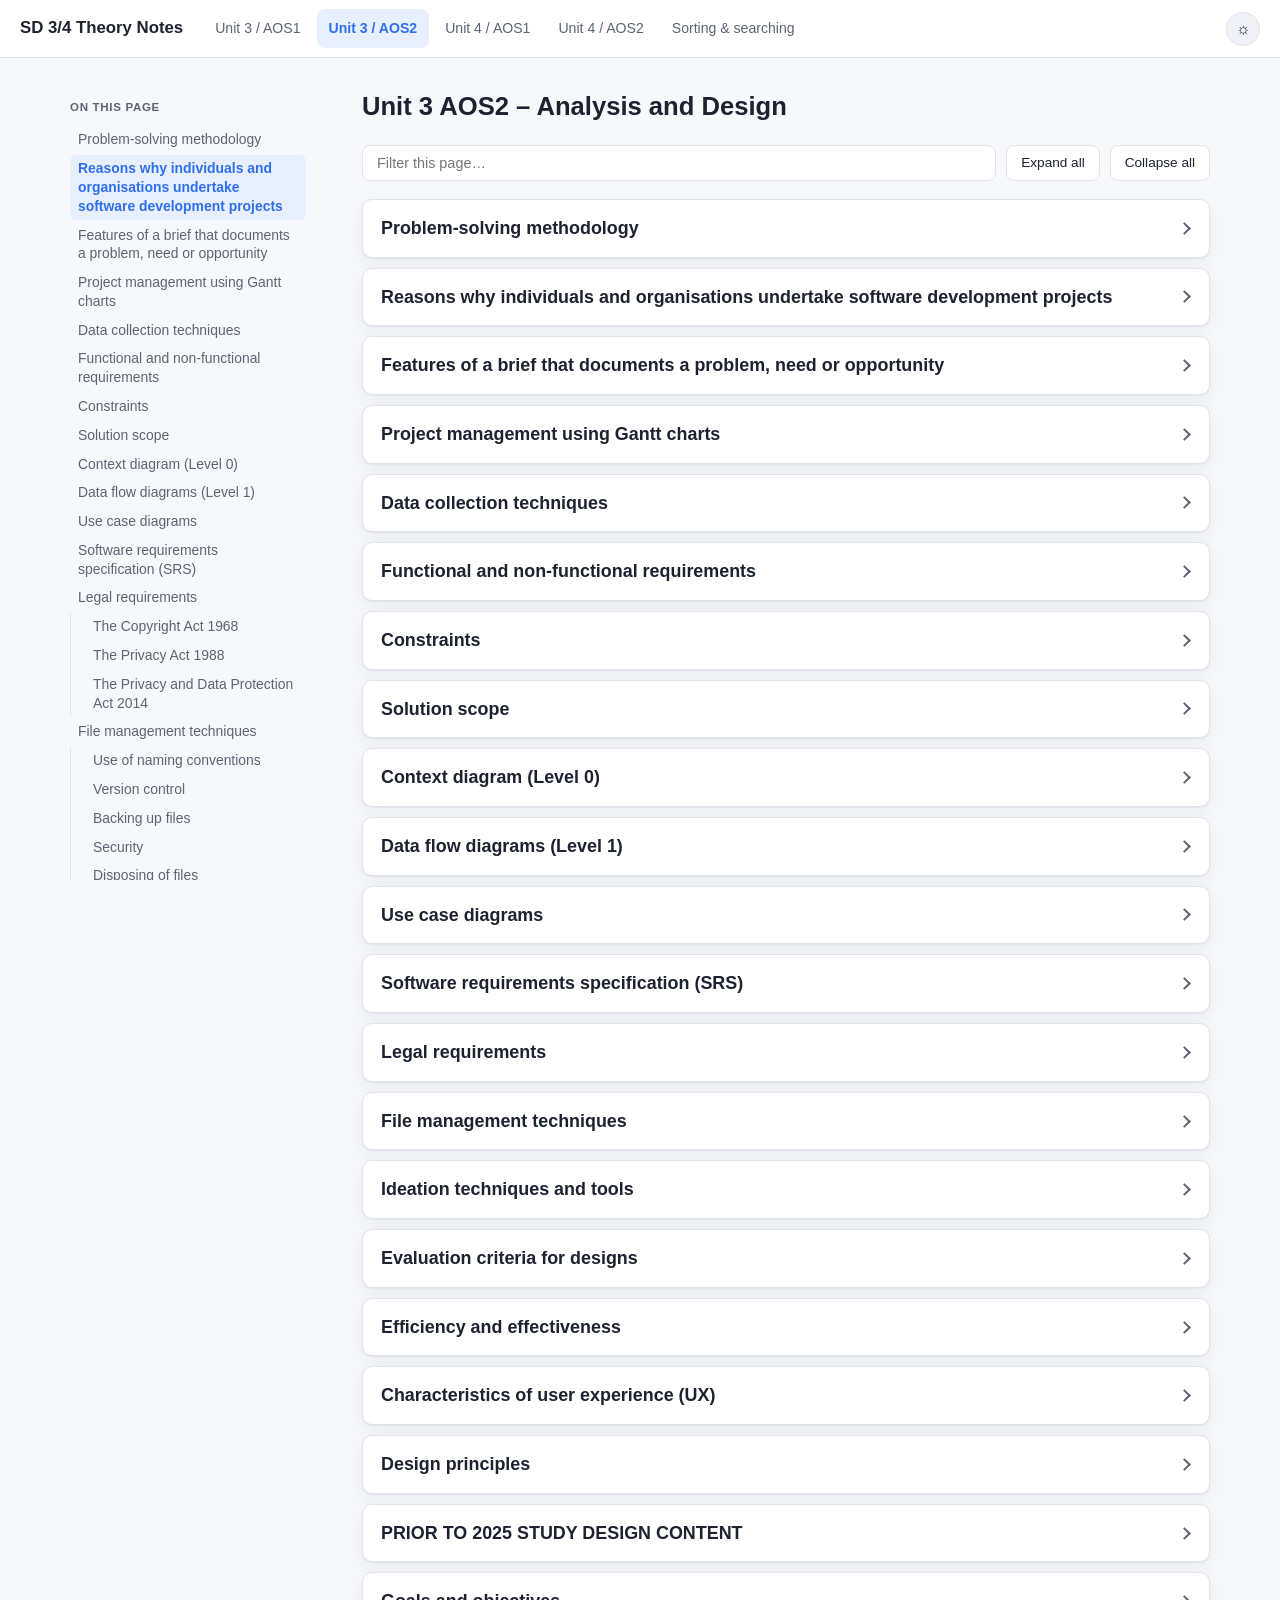
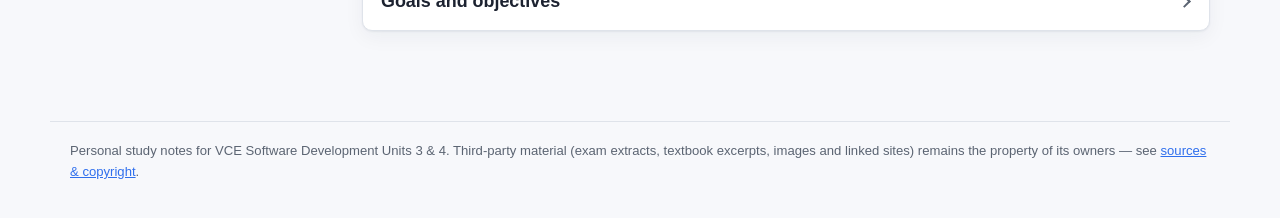
<file: unit-3-aos2.html>
<!DOCTYPE html>
<html lang="en">
<head>
<meta charset="UTF-8">
<meta name="viewport" content="width=device-width, initial-scale=1.0">
<title>Unit 3 AOS2 – Analysis and Design — SD Theory Notes</title>
<link rel="stylesheet" href="assets/style.css">
</head>
<body>
<header class="site-header">
  <a class="brand" href="index.html">SD 3/4 Theory Notes</a>
  <nav class="unit-nav">
    <a href="unit-3-aos1.html" class="">Unit 3 / AOS1</a>
    <a href="unit-3-aos2.html" class="active">Unit 3 / AOS2</a>
    <a href="unit-4-aos1.html" class="">Unit 4 / AOS1</a>
    <a href="unit-4-aos2.html" class="">Unit 4 / AOS2</a>
    <a href="sorting-searching.html" class="">Sorting &amp; searching</a>
  </nav>
  <button id="theme-toggle" class="icon-btn" title="Toggle light/dark theme" aria-label="Toggle theme">&#9788;</button>
</header>

<div class="layout">
  <aside class="sidebar" id="sidebar">
    <div class="sidebar-title">On this page</div>
    <nav class="page-toc"><ul><li><a href="#h.dp4511rpjc5y" data-jump="h.dp4511rpjc5y">Problem-solving methodology</a></li><li><a href="#h.ktic9mttr31m" data-jump="h.ktic9mttr31m">Reasons why individuals and organisations undertake software development projects</a></li><li><a href="#h.r17c3vwwr9sm" data-jump="h.r17c3vwwr9sm">Features of a brief that documents a problem, need or opportunity</a></li><li><a href="#h.bf0av9qujpcv" data-jump="h.bf0av9qujpcv">Project management using Gantt charts</a></li><li><a href="#h.wsmm2n3t0ah" data-jump="h.wsmm2n3t0ah">Data collection techniques</a></li><li><a href="#h.8p9y4f80p410" data-jump="h.8p9y4f80p410">Functional and non-functional requirements</a></li><li><a href="#h.vw2jmunt7f3z" data-jump="h.vw2jmunt7f3z">Constraints</a></li><li><a href="#h.waa9cfknnbmx" data-jump="h.waa9cfknnbmx">Solution scope</a></li><li><a href="#h.qoum48ya8xfw" data-jump="h.qoum48ya8xfw">Context diagram (Level 0)</a></li><li><a href="#h.kfsasemqdpk0" data-jump="h.kfsasemqdpk0">Data flow diagrams (Level 1)</a></li><li><a href="#h.e4ss6bmxb24r" data-jump="h.e4ss6bmxb24r">Use case diagrams</a></li><li><a href="#h.9j0t0sqbp425" data-jump="h.9j0t0sqbp425">Software requirements specification (SRS)</a></li><li><a href="#h.3dgmcpk8w0x4" data-jump="h.3dgmcpk8w0x4">Legal requirements</a><ul><li><a href="#h.hfbjbw3qnk54" data-jump="h.hfbjbw3qnk54">The Copyright Act 1968</a></li><li><a href="#h.5vmpo45b0ztz" data-jump="h.5vmpo45b0ztz">The Privacy Act 1988</a></li><li><a href="#h.1h7t7yckpw9" data-jump="h.1h7t7yckpw9">The Privacy and Data Protection Act 2014</a></li></ul></li><li><a href="#h.7m361mdm47iu" data-jump="h.7m361mdm47iu">File management techniques</a><ul><li><a href="#h.w547o9fwsjhp" data-jump="h.w547o9fwsjhp">Use of naming conventions</a></li><li><a href="#h.h26rdx8tmtav" data-jump="h.h26rdx8tmtav">Version control</a></li><li><a href="#h.gyjonik86f45" data-jump="h.gyjonik86f45">Backing up files</a></li><li><a href="#h.6dmvgpyuu37z" data-jump="h.6dmvgpyuu37z">Security</a></li><li><a href="#h.3m5xheyfe9wi" data-jump="h.3m5xheyfe9wi">Disposing of files</a></li></ul></li><li><a href="#h.m6khc0dfht1y" data-jump="h.m6khc0dfht1y">Ideation techniques and tools</a><ul><li><a href="#h.l1n8u7kw6yr0" data-jump="h.l1n8u7kw6yr0">Mood boards</a></li><li><a href="#h.lk71mk8ynak9" data-jump="h.lk71mk8ynak9">Brainstorming</a></li><li><a href="#h.p2vlv7jxq4qi" data-jump="h.p2vlv7jxq4qi">Mind maps</a></li><li><a href="#h.l6fxrzv0a6c9" data-jump="h.l6fxrzv0a6c9">Sketches</a></li><li><a href="#h.3yt14j2gfyvd" data-jump="h.3yt14j2gfyvd">Annotations</a></li></ul></li><li><a href="#h.lz7dyq8ph2bn" data-jump="h.lz7dyq8ph2bn">Evaluation criteria for designs</a></li><li><a href="#h.nmzh7vtdflkl" data-jump="h.nmzh7vtdflkl">Efficiency and effectiveness</a><ul><li><a href="#h.xqdzfd9jvcg6" data-jump="h.xqdzfd9jvcg6">Effectiveness</a></li><li><a href="#h.dpcngukql7ea" data-jump="h.dpcngukql7ea">Efficiency</a></li></ul></li><li><a href="#h.k9isnynf6q81" data-jump="h.k9isnynf6q81">Characteristics of user experience (UX)</a></li><li><a href="#h.ibstbdprvaxy" data-jump="h.ibstbdprvaxy">Design principles</a></li><li><a href="#h.1scz7sl642m4" data-jump="h.1scz7sl642m4">PRIOR TO 2025 STUDY DESIGN CONTENT</a></li><li><a href="#h.tzva6xper2kx" data-jump="h.tzva6xper2kx">Goals and objectives</a><ul><li><a href="#h.agti3nmbngkj" data-jump="h.agti3nmbngkj">Comparing design elements</a></li></ul></li></ul></nav>
  </aside>

  <main class="content">
    <h1 class="page-title">Unit 3 AOS2 – Analysis and Design</h1>
    <div class="toolbar">
      <input type="search" id="filter-input" placeholder="Filter this page&hellip;" autocomplete="off">
      <button id="expand-all" class="btn">Expand all</button>
      <button id="collapse-all" class="btn">Collapse all</button>
    </div>
    <p class="filter-status" id="filter-status" hidden></p>
    <details class="section lvl-2" id="h.dp4511rpjc5y"><summary><h2>Problem-solving methodology</h2><span class="chevron" aria-hidden="true"></span></summary><div class="section-body"><p>The four stages of the “problem-solving methodology” are:</p>
<ol><li><strong>A</strong>nalysis<img src="images/image47.png" alt="" width="296" height="312" loading="lazy"></li><li><strong>D</strong>esign</li><li><strong>D</strong>evelop </li><li><strong>E</strong>valuate</li></ol>
<p>Over all these stages, there will be some project management, namely:</p>
<ul><li>Develop a project plan (Gantt chart)</li><li>Monitor and modify the plan</li><li>Evaluate the effectiveness of the plan</li></ul>
<p>In each stage:</p>
<div class="table-wrap"><table><thead><tr><th colspan="2">Unit 3 Outcome 2</th><th colspan="2">Unit 4 Outcome 1</th></tr></thead><tbody><tr><td><em><strong>Analysis</strong></em></td><td><em><strong>Design</strong></em></td><td><em><strong>Develop</strong></em></td><td><em><strong>Evaluate</strong></em></td></tr><tr><td colspan="2"><em>Project management</em><ul><li>Create, monitor and modify project plans (Gantt chart)</li></ul></td><td colspan="2"><em>Project management</em><ul><li>Monitor, modify and annotate project plans</li><li>Assess the effectiveness of the project plan</li></ul></td></tr><tr><td><ul><li>Document a problem, need or opportunity</li></ul><ul><li>Collect data</li><li>Apply analysis tools</li></ul><ul><li>Determine solution requirements, constraints and scope</li></ul><ul><li>Document a software requirements specification</li></ul></td><td><ul><li>Generate alternative design ideas</li></ul><ul><li>Develop evaluation criteria</li></ul><ul><li>Produce detailed designs</li></ul></td><td><ul><li>Develop a software solution</li></ul><ul><li>Write internal documentation</li><li>Use appropriate data types, data structures and data sources</li><li>Apply suitable naming conventions</li><li>Apply validation techniques</li><li>Apply debugging and alpha testing techniques</li><li>Conduct beta testing</li></ul></td><td><ul><li>Evaluate the efficiency and effectiveness of the software solution</li></ul></td></tr></tbody></table></div>
<p>from <a href="https://www.vcaa.vic.edu.au/curriculum/vce-curriculum/vce-study-designs/applied-computing-software-development/assessment" target="_blank" rel="noopener">VCAA Assessment (accessed 21 Apr 2025)</a></p>
<figure class="doc-figure"><img src="images/image37.png" alt="" width="699" height="466" loading="lazy"></figure>
<p>As per the study design there are <strong>stages</strong>&nbsp;and <strong>activities</strong>&nbsp;in the PSM as seen above. See “<em>Units 1 to 4: Problem-solving methodology specifications</em>&quot; in the Study design to see a breakdown of the activities:</p>
<p>(<a href="https://www.vcaa.vic.edu.au/curriculum/vce-curriculum/vce-study-designs/applied-computing/applied-computing" target="_blank" rel="noopener">VCAA Study design</a>)</p></div></details><details class="section lvl-2" id="h.ktic9mttr31m"><summary><h2>Reasons why individuals and organisations undertake software development projects</h2><span class="chevron" aria-hidden="true"></span></summary><div class="section-body"><div class="table-wrap"><table><tbody><tr><td><em>Increased efficiency and productivity via the automation of processes</em></td><td><ul><li>Increase the efficiency of previously manual tasks</li><li>For example, using LMSs in schools is more efficient than paper copies and files</li></ul></td></tr><tr><td><em>Reducing costs</em></td><td><ul><li>Decrease costs compared to manual labour</li></ul></td></tr><tr><td><em>A reduction of human error</em></td><td><ul><li>Automation can reduce overall errors</li></ul></td></tr><tr><td><em>Identifying opportunities to address gaps in the market</em></td><td><ul><li>Can create unique innovative projects which can complete a task which doesn’t currently have software</li></ul></td></tr><tr><td><em>Meeting organisational objectives or needs</em></td><td><ul><li>Helps to meet goals, i.e. easy and effective communication with parents on grades - done through DEEDs</li></ul></td></tr><tr><td><em>Improved communication</em></td><td><ul><li>Like above, can make communication easier</li></ul></td></tr></tbody></table></div></div></details><details class="section lvl-2" id="h.r17c3vwwr9sm"><summary><h2>Features of a brief that documents a problem, need or opportunity </h2><span class="chevron" aria-hidden="true"></span></summary><div class="section-body"><div class="table-wrap"><table><tbody><tr><td><em>Problem/need/opportunity outline</em></td><td><ul><li>Outlines the problem/need/opportunity which the software will address and why it is necessary to address</li></ul></td></tr><tr><td><em>Proposed users</em></td><td><ul><li>Specific groups who will use the software, i.e. schools/teachers/parents/students who use LMSs, not applicable to other people</li></ul></td></tr><tr><td><em>Programming languages to be used</em></td><td><ul><li>Outlines all programming languages to be used and justifies why they will be the best option</li></ul></td></tr><tr><td><em>Feasibility</em></td><td><ul><li>Outlines how feasible it will be to complete the project, given factors such as time and expertise</li></ul></td></tr><tr><td><em>Originality</em></td><td><ul><li>Outlines why this solution is innovative</li><li>Can compare to other similar options to bolster justification</li></ul></td></tr></tbody></table></div></div></details><details class="section lvl-2" id="h.bf0av9qujpcv"><summary><h2>Project management using Gantt charts</h2><span class="chevron" aria-hidden="true"></span></summary><div class="section-body"><figure class="doc-figure"><img src="images/image20.png" alt="" width="624" height="328" loading="lazy"></figure>
<p><em>(from 2021 exam)</em></p>
<p>The key aspects of a Gantt chart are:</p>
<div class="table-wrap"><table><tbody><tr><td></td><td><em>Description</em></td><td><em>Shown on a Gantt chart by:</em></td></tr><tr><td><strong>Tasks</strong></td><td>Identify all the tasks needed to complete the project.</td><td>Each task is a row.</td></tr><tr><td><strong>Time allocation</strong></td><td>Estimate how long tasks will take.</td><td>Shading</td></tr><tr><td><strong>Dependencies</strong></td><td>Some tasks will require other tasks to be completed first.</td><td>An arrow ( ↴ ) from the end of one task to the start of another.</td></tr><tr><td><strong>Milestones</strong></td><td>“Milestones indicate the completion of a<br>key task” (2019 Exam Report)<br>Take no time (zero duration).</td><td>Diamond symbol ♦<br>For exams, go on the line between time periods:<br><img src="images/image32.png" alt="" width="78" height="58" loading="lazy"></td></tr><tr><td><strong>Critical path</strong></td><td>The set of tasks that must be completed on time, otherwise the whole project is delayed.</td><td>(No formal VCAA way to do this) Highlight tasks in some way e.g. different colour/shading, bolded outlines?</td></tr></tbody></table></div>
<p>Identifying/sequencing of tasks</p>
<p>To <em>identify tasks</em>, it is pretty much a to-do list of everything which needs to be completed in a given stage.</p>
<p>To determine <em>sequencing of tasks</em>, they should be within the correct stage and then be in the order they will be completed, based on dependencies.</p>
<p>Monitoring and documenting progress</p>
<p>As you use a Gantt chart through a project, there will inevitably be changes. This can include making adjustments to tasks, time allocations and recording details in journals or work logs. Annotations can be used on Gantt charts to explain changes.</p>
<p>Where to put milestones</p>
<p>For the exam, good places to put a milestone include:</p>
<ul><li>The end of one of the stages: Analysis, Design, Develop, Evaluate</li><li>At the start of a task that has multiple dependencies i.e. must coordinate to get A, B and C all done before starting D. The end of A, B and C is a milestone.</li></ul></div></details><details class="section lvl-2" id="h.wsmm2n3t0ah"><summary><h2>Data collection techniques</h2><span class="chevron" aria-hidden="true"></span></summary><div class="section-body"><p>The four (4) data collection techniques in the Study Design are:</p>
<div class="table-wrap"><table><tbody><tr><td></td><td>Description</td><td>Advantages </td><td>Disadvantages</td></tr><tr><td><strong>Interviews</strong></td><td>Have a structured conversation with someone.</td><td>Compared to a survey, answers can be more in depth. <br>Also they are more flexible because you can ask follow-up questions to clarify what you don’t understand or get more information.</td><td>Time consuming to arrange and conduct.</td></tr><tr><td><strong>Observation</strong></td><td>Watch a process in action e.g. a shop serving customers, a factory floor making products.</td><td>Observers can identify things the participants themselves are unaware of (which therefore they wouldn’t tell you in a survey or interview).</td><td>Observers may not have knowledge to observe usefully.</td></tr><tr><td><strong>Reports</strong></td><td>Review existing data reports e.g. company’s manufacturing statistics, error logs, complaints summary.</td><td>Cheap - this data is already collected for you. </td><td>Often not the exact data that you want. If looking at summarised data you may not be able to “dig into it” as much as you want.</td></tr><tr><td><strong>Surveys</strong></td><td>Send out a questionnaire. </td><td>Cheap and easy to run. <br>Can give quantitative data which is easily aggregated and compared to measurable criteria.</td><td>May have biased response rates i.e. some people are more or less likely to respond to surveys which will distort data.</td></tr></tbody></table></div></div></details><details class="section lvl-2" id="h.8p9y4f80p410"><summary><h2>Functional and non-functional requirements</h2><span class="chevron" aria-hidden="true"></span></summary><div class="section-body"><p>Requirements detail what the software should do (functional requirements) and what it should be (non-functional requirements). </p>
<p>Functional requirements include specific details such as </p>
<ul><li>input required, </li><li>output developed and </li><li>functions of the solution including data manipulation and validation.</li></ul>
<p>Examples:</p>
<ul><li>Saving customer data to a file (<em>2021 VCAA</em>)</li><li>Count the number of coffees purchased (<em>2022 VCAA</em>)</li><li>Sort a customer’s purchase history by date (<em>2022 VCAA</em>)</li></ul>
<p>Non-functional requirements describe <strong>quality attributes</strong>&nbsp;of the solutions, including:</p>
<div class="table-wrap"><table><tbody><tr><td>Category</td><td>Definition</td><td>Example</td></tr><tr><td>Usability</td><td>Ease of use of the system and ease to learn, can be described by the effectiveness/efficiency</td><td>Client wants the app to have the same colour scheme as other branding (<em>2018 VCAA</em>)</td></tr><tr><td>Reliability</td><td>Refers to how reliable the solution is in terms of how it functions and for how long</td><td>Online ordering must be available 24 hours a day, seven days a week (<em>2018 VCAA</em>)</td></tr><tr><td>Portability</td><td>Ease of use in different technical environments</td><td>All users of the solution will be using their own mobile device (<em>2019 VCAA</em>)</td></tr><tr><td>Robustness</td><td>Solutions response to errors in the system</td><td>Data validation is completed on data as it is entered into the system</td></tr><tr><td>Maintainability</td><td>How easy it is to maintain after it is in use</td><td>Maintaining the solution will take 3 hours a month</td></tr></tbody></table></div></div></details><details class="section lvl-2" id="h.vw2jmunt7f3z"><summary><h2>Constraints </h2><span class="chevron" aria-hidden="true"></span></summary><div class="section-body"><p>The four (4) types of constraints are:</p>
<div class="table-wrap"><table><tbody><tr><td></td><td><em>Examples (quoting the Study Design):</em></td></tr><tr><td><strong>Economic</strong></td><td>cost and time; </td></tr><tr><td><strong>Technical</strong></td><td>speed of processing, capacity, availability of equipment, compatibility and security; </td></tr><tr><td><strong>Social</strong></td><td>level of expertise of users;</td></tr><tr><td><strong>Legal</strong></td><td>intellectual property, ownership of data, privacy of data</td></tr></tbody></table></div></div></details><details class="section lvl-2" id="h.waa9cfknnbmx"><summary><h2>Solution scope</h2><span class="chevron" aria-hidden="true"></span></summary><div class="section-body"><p><strong>Version/Solution boundaries</strong></p>
<p>This is the boundary of what is and is not included within your solution. Identify what will be and/or what will not be addressed by the solution.</p>
<p><em>“[Scope is] the part of project planning that involves determining and documenting a list of specific project goals, deliverables, tasks, cost and deadlines”</em>&nbsp;- 2020 VCAA exam report</p></div></details><details class="section lvl-2" id="h.qoum48ya8xfw"><summary><h2>Context diagram (Level 0)</h2><span class="chevron" aria-hidden="true"></span></summary><div class="section-body"><figure class="doc-figure"><img src="images/image4.png" alt="" width="345" height="206" loading="lazy"></figure>
<figure class="doc-figure"><img src="images/image2.png" alt="" width="560" height="232" loading="lazy"></figure>
<p><em>From VCAA 2015 Exam</em></p>
<div class="table-wrap"><table><tbody><tr><td><em>Definition</em></td><td>Context diagrams (Level 0) are used to represent the data flows between a system and external entities.</td></tr><tr><td><em>Includes</em></td><td>Context diagrams (Level 0) with the components of a <strong>system, and entities and data flows</strong>.</td></tr></tbody></table></div>
<p>The three (3) components in a context diagram are:</p>
<div class="table-wrap"><table><tbody><tr><td><em>Name</em></td><td><em>Symbol</em></td><td><em>Description</em></td></tr><tr><td>System</td><td><img src="images/image24.png" alt="" width="107" height="102" loading="lazy"></td><td><ul><li>Circle that contains the name of the system</li></ul></td></tr><tr><td>External entity</td><td><img src="images/image27.png" alt="" width="155" height="124" loading="lazy"></td><td><ul><li>Square or rectangle that is labelled with the name of the entity. </li><li><em><strong>Entities</strong></em>&nbsp;are users or other systems that are external to the system being represented.</li><li>An entity may be duplicated in a context diagram which is represented using a square or rectangle with a diagonal line across the top-left corner. </li></ul></td></tr><tr><td>Data flow</td><td><img src="images/image30.png" alt="" width="144" height="63" loading="lazy"></td><td><ul><li>Labelled, unidirectional line with an arrowhead denoting the flow of data</li><li>Label is the data that is being sent (i.e. a noun e.g. booking info)</li></ul></td></tr></tbody></table></div>
<p>Context diagrams rules: </p>
<ul><li>Data cannot flow directly between two entities.</li><li>Data flows cannot cross each other.</li><li>Each data flow should only represent a single set of information being transferred.</li></ul></div></details><details class="section lvl-2" id="h.kfsasemqdpk0"><summary><h2>Data flow diagrams (Level 1)</h2><span class="chevron" aria-hidden="true"></span></summary><div class="section-body"><figure class="doc-figure"><img src="images/image48.png" alt="" width="474" height="330" loading="lazy"></figure>
<figure class="doc-figure"><img src="images/image35.png" alt="" width="486" height="241" loading="lazy"></figure>
<p><em>From VCAA 2006 Exam</em></p>
<div class="table-wrap"><table><tbody><tr><td><em>Definition</em></td><td>Data flow diagrams (Level 1) depict the flow of data within a system, illustrating how data is provided, processed, stored and output.</td></tr><tr><td><em>Includes</em></td><td>Data flow diagrams (Level 1) with the components of <strong>processes, entities, data stores and data flows</strong>.</td></tr></tbody></table></div>
<p><em>Data flow diagrams should be consistent with context diagrams that depict the same system.</em></p>
<p>The four (4) components in a DFD are:</p>
<div class="table-wrap"><table><tbody><tr><td><em>Name</em></td><td><em>Symbol</em></td><td><em>Description</em></td></tr><tr><td>Process</td><td><img src="images/image14.png" alt="" width="107" height="102" loading="lazy"></td><td><ul><li>When the data is processed or transformed</li><li>Label should have a verb e.g. “make booking”</li></ul></td></tr><tr><td>Entity</td><td><img src="images/image27.png" alt="" width="155" height="124" loading="lazy"></td><td><ul><li>Same as context diagram</li></ul></td></tr><tr><td>Data flow</td><td><img src="images/image30.png" alt="" width="160" height="70" loading="lazy"></td><td><ul><li>Same as context diagram</li></ul></td></tr><tr><td>Data store</td><td><img src="images/image12.png" alt="" width="117" height="40" loading="lazy"></td><td><ul><li>Horizontal parallel lines, with the name of the data being stored labelled between the two lines.</li></ul></td></tr></tbody></table></div>
<p>Data flow diagram rules:</p>
<ul><li>Data cannot flow directly between entities.</li><li>Data cannot flow directly between data stores.</li><li>Data cannot flow directly between an entity and data store/s.</li><li>Data flows cannot cross each other.</li><li>Each data flow should only represent a single set of information being transferred.</li><li>A process must have at least one input and one output.</li><li>A data flow that outputs from a process should be different in name to the input received.</li><li>A data store must have at least one input and one output.</li><li>All processes within the system must be connected to at least one data store or process within the system, or an external entity.</li><li>All external entities must, at least, provide one input or receive one output from the system.</li></ul></div></details><details class="section lvl-2" id="h.e4ss6bmxb24r"><summary><h2>Use case diagrams</h2><span class="chevron" aria-hidden="true"></span></summary><div class="section-body"><figure class="doc-figure"><img src="images/image7.png" alt="" width="403" height="250" loading="lazy"></figure>
<figure class="doc-figure"><img src="images/image52.png" alt="" width="400" height="265" loading="lazy"></figure>
<p><em>From VCAA 2020 Exam</em></p>
<div class="table-wrap"><table><tbody><tr><td><em>Definition</em></td><td>A use case diagram visually represents the interactions between users and a system.</td></tr><tr><td><em>Includes</em></td><td>Use case diagrams with the components of a <strong>system boundary, actors, associations, relationships (includes and extends) and use cases</strong>.</td></tr></tbody></table></div>
<p>The four (4) components in a use case diagram are:</p>
<div class="table-wrap"><table><tbody><tr><td><em>Name</em></td><td><em>Symbol</em></td><td><em>Description</em></td></tr><tr><td>System boundary</td><td><img src="images/image16.png" alt="" width="84" height="100" loading="lazy"></td><td><ul><li>Rectangle that contains all of the defined use cases, associations and relationships, labelled with the name of the system in the top left-hand corner.</li></ul></td></tr><tr><td>Actor</td><td><img src="images/image8.png" alt="" width="132" height="96" loading="lazy"></td><td><ul><li>A role or type of user e.g. teacher, admin, bank. Maybe other systems.</li><li>Actors on the left side initiate a use case, but can interact with actors on the right side</li><li>Label can be above or below stick figure</li></ul></td></tr><tr><td>Use case</td><td><img src="images/image29.png" alt="" width="110" height="52" loading="lazy"></td><td><ul><li>Ellipse, with name of use case</li><li>Use case is an action an actor can take</li></ul></td></tr><tr><td>Association</td><td><em>(just a line)</em></td><td><ul><li>Solid line from an actor to a use case</li></ul></td></tr><tr><td colspan="3">Relationships</td></tr><tr><td>Includes</td><td><img src="images/image3.png" alt="" width="149" height="113" loading="lazy"></td><td><ul><li>Arrow pointing from base use case to the included use case - dotted arrow pointing <strong>out </strong></li><li>“Always do _ when doing _”</li></ul></td></tr><tr><td>Extends</td><td><img src="images/image39.png" alt="" width="145" height="119" loading="lazy"></td><td><ul><li>Arrow pointing from extending use case to base case - dotted arrow pointing <strong>in</strong></li><li>“The user can also _when doing _”, this happens when certain conditions are met</li></ul></td></tr></tbody></table></div>
<figure class="doc-figure"><img src="images/image9.png" alt="" width="274" height="198" loading="lazy"></figure></div></details><details class="section lvl-2" id="h.9j0t0sqbp425"><summary><h2>Software requirements specification (SRS)</h2><span class="chevron" aria-hidden="true"></span></summary><div class="section-body"><p>A software requirements specification (SRS) is a document to make sure that you fully understand what problem it is that you are solving before you attempt to design or build a solution. The intended purpose and environment of a software solution. It documents the key activities associated with the analysis stage of the problem-solving methodology.</p>
<p>The purpose of an SRS is to “​​document the needs of the stakeholders and indicate how the system is expected to perform” (from 2020 Exam Report).</p>
<p>The SRS includes:</p>
<ol><li>the identified problem, need or opportunity</li><li><strong>functional requirements</strong></li><li><strong>non-functional requirements</strong></li><li><strong>constraints</strong></li><li><strong>scope</strong></li><li><strong>user characteristics (general characteristics of the proposed users for the software solution)</strong></li><li><strong>technical environment (description of the environment in which the software solution will operate)</strong></li><li>analytical tools depicting existing processes and systems<ol><li>context diagrams</li><li>data flow diagrams</li><li>use case diagrams</li></ol></li></ol></div></details><details class="section lvl-2" id="h.3dgmcpk8w0x4"><summary><h2>Legal requirements</h2><span class="chevron" aria-hidden="true"></span></summary><div class="section-body"><p>A quick summary of the 3 pieces of legislation are:</p>
<div class="table-wrap"><table><tbody><tr><td></td><td>Federal or state?</td><td>Main focus</td><td>Privacy Principles</td></tr><tr><td><strong>Copyright Act 1968</strong></td><td>Federal</td><td>Copyright</td><td>-</td></tr><tr><td><strong>Privacy Act 1988</strong></td><td>Federal</td><td>Personal information handled by some private organisations and by Australian Government agencies</td><td>13 Australian Privacy Principles (APPs)</td></tr><tr><td><strong>Privacy and Data Protection Act 2014</strong></td><td>Victoria only</td><td>Personal information (except health) handled by Victorian public sector organisations</td><td>10 Information Privacy Principles (IPPs)</td></tr></tbody></table></div><details class="section lvl-3" id="h.hfbjbw3qnk54"><summary><h3>The Copyright Act 1968<img src="images/image13.png" alt="" width="234" height="234" loading="lazy"></h3><span class="chevron" aria-hidden="true"></span></summary><div class="section-body"><p><em>Federal or state? </em>Federal</p>
<p><em>Who does it apply to?</em></p>
<ul><li>Everyone (government, companies and individuals) with some minor technical exceptions which we can ignore</li></ul>
<p><em>What is copyright?</em></p>
<ul><li>“Copyright is a form of intellectual property that protects the original expression of ideas.” (<a href="https://www.copyright.com.au/about-copyright/" target="_blank" rel="noopener">from</a>)</li></ul>
<p><em>How to copyright something:</em></p>
<ul><li>Copyright protection is free and is automatically granted to the creator when material is created.</li><li>There is no registration system for copyright in Australia.</li></ul>
<p><em>What is covered:</em></p>
<ul><li>Artistic, dramatic and musical works</li><li>Text</li><li>Software programs</li></ul>
<p><em>What is not copyrighted:</em></p>
<ul><li>Ideas (only their “expression”)<ul><li>E.g. You can also write a TV show about a workplace where a salesman is in love with the receptionist and the boss makes “That’s what she said” jokes. What you can’t do is lift “important or distinctive parts” from the “The Office”.</li></ul></li><li>Inventions (covered by patents)</li><li>Names, titles or slogans (this is covered by trademarks).</li></ul>
<p><em>The purpose of copyright is to:</em></p>
<ul><li>Incentivise creators to make new works and give them control of their creations.</li></ul>
<p><em>Fair dealing but not “fair use” (like in the US):</em></p>
<ul><li>You can use copyrighted material without permission for:</li></ul>
<ul><li>research or study</li><li>criticism or review</li><li>parody or satire</li><li>reporting the news</li><li>provision of legal advice.</li><li>This is a much stricter standard than e.g. the “fair use” standard in the US.</li></ul></div></details><details class="section lvl-3" id="h.5vmpo45b0ztz"><summary><h3>The Privacy Act 1988</h3><span class="chevron" aria-hidden="true"></span></summary><div class="section-body"><figure class="doc-figure"><img src="images/image18.png" alt="" width="492" height="174" loading="lazy"></figure>
<p><em>Federal or state? </em>Federal</p>
<p><em>Who does it apply to?</em></p>
<ul><li>Australian Government agencies</li><li>organisations with an annual turnover more than $3 million</li><li>an organisation that provides a “health service” e.g.<ul><li>Doctors, hospitals, allied health</li><li>Gyms or weight loss clinics</li><li>Childcare and private schools</li></ul></li><li>a business that sells or purchases personal information</li></ul>
<p><em>Who does it not apply to?</em></p>
<ul><li>state or territory government agencies</li><li>universities, government schools</li><li>individuals</li><li>some other exceptions exist.</li></ul>
<p>Organisations should have a <a href="https://www.oaic.gov.au/privacy/your-privacy-rights/what-is-a-privacy-policy" target="_blank" rel="noopener">privacy policy</a>&nbsp;(APP 1), which states:</p>
<ol><li>the organisation’s name and contact details</li><li>what kinds of personal information they collect and store</li><li>how they collect personal information and where it is stored</li><li>the reasons why they need to collect personal information</li><li>how they’ll use and disclose personal information</li><li>how you can access your personal information, or ask for a correction</li><li>how to lodge a complaint if you think your information has mishandled, and how they’ll handle your complaint</li><li>if they are likely to disclose your information outside Australia and, if practical, which countries they are likely to disclose the information to</li></ol>
<p>The applicable <u><strong>Australian</strong></u>&nbsp;Privacy Principles are:</p>
<p>Copied from the <a href="https://www.oaic.gov.au/privacy/australian-privacy-principles/australian-privacy-principles-quick-reference/" target="_blank" rel="noopener">official summary</a>. </p>
<div class="table-wrap"><table><tbody><tr><td><em>APP 1</em></td><td><em>Open and transparent management of personal information</em></td><td>Ensures that APP entities manage personal information in an open and transparent way. This includes having a clearly expressed and up to date APP privacy policy.</td></tr><tr><td><em>APP 3</em></td><td><em>Collection of solicited personal information</em></td><td>Outlines when an APP entity can collect personal information that is solicited. It applies higher standards to the collection of sensitive information.</td></tr><tr><td><em>APP 6</em></td><td><em>Use or disclosure of personal information</em></td><td>Outlines the circumstances in which an APP entity may use or disclose personal information that it holds.</td></tr><tr><td><em>APP 8</em></td><td><em>Cross-border disclosure of personal information</em></td><td>Outlines the steps an APP entity must take to protect personal information before it is disclosed overseas.</td></tr><tr><td><em>APP 9</em></td><td><em>Adoption, use or disclosure of government related identifiers</em></td><td>Outlines the limited circumstances when an organisation may adopt a government related identifier of an individual as its own identifier, or use or disclose a government related identifier of an individual.</td></tr><tr><td><em>APP 11</em></td><td><em>Security of personal information</em></td><td>An APP entity must take reasonable steps to protect personal information it holds from misuse, interference and loss, and from unauthorised access, modification or disclosure. An entity has obligations to destroy or de-identify personal information in certain circumstances.</td></tr></tbody></table></div></div></details><details class="section lvl-3" id="h.1h7t7yckpw9"><summary><h3>The Privacy and Data Protection Act 2014</h3><span class="chevron" aria-hidden="true"></span></summary><div class="section-body"><p><em>Federal or state?</em>&nbsp;Victoria only</p>
<p><em>Who does it apply to?</em></p>
<ul><li>Victorian public sector organisations</li><li>local councils</li><li>government schools, universities and TAFEs</li><li>Ministers, parliamentary secretaries</li><li>Bodies established or appointed for a public purpose by or under an Act i.e. Victorian public universities</li><li>Courts, tribunals, Victoria police</li><li>Contracted service providers - Victorian government contracted service provider</li></ul>
<p>The applicable <u><strong>Information</strong></u>&nbsp;Privacy Principles are:</p>
<p>A copy of <a href="https://ovic.vic.gov.au/wp-content/uploads/2018/07/Short-guide-to-the-IPPs-.pdf" target="_blank" rel="noopener">this official summary</a></p>
<div class="table-wrap"><table><tbody><tr><td><em>IPP 1</em></td><td><em>Collection</em></td><td>An organisation can only collect personal information if it is necessary to fulfil one or more of its functions. It must collect information only by lawful and fair means, and not in an unreasonably intrusive way. <br>It must provide notice of the collection, outlining matters such as the purpose of collection and how individuals can access the information. This is usually done by providing a Collection Notice, which should be consistent with an organisation&#x27;s Privacy Policy.</td></tr><tr><td><em>IPP 2</em></td><td><em>Use and disclosure</em></td><td>Personal information can only be used and disclosed for the primary purpose for which it was collected, or for a secondary purpose that would be reasonably expected. It can also be used and disclosed in other limited circumstances, such as with the individual&#x27;s consent, for a law enforcement purpose, or to protect the safety of an individual or the public. </td></tr><tr><td><em>IPP 4</em></td><td><em>Data security </em></td><td>Organisations need to protect the personal information they hold from misuse, loss, unauthorised access, modification or disclosure. An organisation must take reasonable steps to destroy or permanently de-identify personal information when it is no longer needed. </td></tr><tr><td><em>IPP 5</em></td><td><em>Openness</em></td><td>Organisations must have clearly expressed policies on the way they manage personal information. Individuals can ask to view an organisation&#x27;s Privacy Policy.</td></tr><tr><td><em>IPP 7</em></td><td><em>Unique identifiers</em></td><td>A unique identifier is an identifier (usually a number) that is used for the purpose of identifying an individual. Use of unique identifiers is only allowed where an organisation can demonstrate that the assignment is necessary to carry out its functions efficiently. There are also restrictions on how organisations can adopt unique identifiers assigned to individuals by other organisations.</td></tr><tr><td><em>IPP 9</em></td><td><em>Transborder data flows</em></td><td>If an individual&#x27;s personal information travels outside Victoria, the privacy protection should travel with it.<br>Organisations can only transfer personal information outside Victoria in certain circumstances, for example, if the individual consents, or if the recipient of the personal information is subject to a law or binding scheme that is substantially similar to the Victorian IPPs.</td></tr><tr><td><em>IPP 10</em></td><td><em>Sensitive information</em></td><td>The PDP Act places special restrictions on the collection of sensitive information. This includes racial or ethnic origin, political opinions or membership of political associations, religious or philosophical beliefs, membership of professional or trade associations or trade unions, sexual preferences or practices, and criminal record. Organisations can only collect sensitive information under certain circumstances. </td></tr></tbody></table></div></div></details></div></details><details class="section lvl-2" id="h.7m361mdm47iu"><summary><h2>File management techniques</h2><span class="chevron" aria-hidden="true"></span></summary><div class="section-body"><p>In order to manage files appropriately there are five (5) categories:</p>
<ul><li>the use of naming conventions</li><li>version control</li><li>backups (full, incremental, differential)</li><li>security</li><li>disposal</li></ul><details class="section lvl-3" id="h.w547o9fwsjhp"><summary><h3>Use of naming conventions</h3><span class="chevron" aria-hidden="true"></span></summary><div class="section-body"><p>Naming conventions make files easier to manage as they can be more easily identified. The information in a file name can provide information as to what is in the file, when it was made and its format.</p></div></details><details class="section lvl-3" id="h.h26rdx8tmtav"><summary><h3>Version control </h3><span class="chevron" aria-hidden="true"></span></summary><div class="section-body"><p><em>Description:</em>&nbsp;</p>
<p>“Version control is a system that records changes to a file or set of files over time so that you can recall specific versions later.” </p>
<p><a href="https://git-scm.com/book/en/v2/Getting-Started-About-Version-Control" target="_blank" rel="noopener">Git documentation</a></p>
<p><em>Benefits of version control:</em></p>
<ul><li>If you make a change to a project that breaks something or if files are lost, it is easy to recover (and recover back to a specific point in time).</li><li>It is easier to keep track of changes and updates made to the code.</li><li>It provides a controlled and stable way to merge together different developers’ work.</li><li>You can identify who might have introduced an issue and where. In a team of developers this lets you find out who to ask about a change that might have caused a problem.</li></ul>
<p><em>Dangers of not using version control:</em></p>
<ul><li>Assuming you have another form of backup, it may take longer to recover work, or not all up-to-date work may be recovered if it was not caught in the last backup.</li><li>It is harder to track what code was changed, when and by whom, which may slow down bug fixes.</li><li>It also makes later evaluation harder as there is no record of the progress of the development, as well as a record of what worked and what didn’t.</li></ul>
<p><em>When to use version control:</em></p>
<ul><li>When you are developing a project that would have multiple developers working on </li><li>When significant changes are made consistently to the project</li></ul></div></details><details class="section lvl-3" id="h.gyjonik86f45"><summary><h3>Backing up files</h3><span class="chevron" aria-hidden="true"></span></summary><div class="section-body"><p><strong>Backing up</strong>&nbsp;data involves <em>making a copy</em>&nbsp;of data, in case the original source of data is lost or corrupted. </p>
<p>A backup strategy should consider:</p>
<div class="table-wrap"><table><tbody><tr><td><em>What data should be backed up </em></td><td>Really, anything you don’t want to lose...</td></tr><tr><td><em>What type of backup to use</em></td><td>There are 3 types of backups:<ul><li><strong>Full: </strong>Copies all files and data. </li><li><strong>Differential: </strong>Copies only data changed since last full backup.</li><li><strong>Incremental: </strong>Copies only data changed since last backup. </li></ul>Or a combination of these<br>A table comparing these different methods can be found <a href="https://phoenixnap.com/kb/full-vs-incremental-vs-differential-backup" target="_blank" rel="noopener">here</a>.</td></tr><tr><td><em>When (how often) to back up the data</em></td><td>Usually at regular intervals <br>e.g. full backup every month plus incremental backup daily</td></tr><tr><td><em>How will it be completed</em></td><td>Can be done manually or run automatically</td></tr><tr><td><em>Where the backed up data will be stored</em></td><td>Options include:<ul><li>cloud storage: cheap, easy</li><li>external storage devices</li><li>local hard drive (separate to original): air gapped, can be moved offsite.</li></ul></td></tr><tr><td><em>Who is responsible for the process?</em></td><td>Probably automated, but designate someone to supervise/check.</td></tr><tr><td><em>Other</em></td><td>Regularly test that you can restore from backups i.e. backups are working correctly. Backups are restored when data loss occurs.</td></tr></tbody></table></div></div></details><details class="section lvl-3" id="h.6dmvgpyuu37z"><summary><h3>Security</h3><span class="chevron" aria-hidden="true"></span></summary><div class="section-body"><p>Ensuring files are stored securely is important. It isn’t clear yet what VCAA wants here, so some ideas include:</p>
<ul><li>File encryption, ensuring only authorised people can read the files</li><li>Secure access to where it is stored</li><li>User authentication</li></ul></div></details><details class="section lvl-3" id="h.3m5xheyfe9wi"><summary><h3>Disposing of files</h3><span class="chevron" aria-hidden="true"></span></summary><div class="section-body"><p><strong>Disposing</strong>&nbsp;is just deleting this data instead of keeping it long-term. </p>
<p>A disposal strategy should consider:</p>
<div class="table-wrap"><table><tbody><tr><td><em>What data should be disposed of OR kept around as current data</em></td><td>Data kept as current will be easily accessible, but large databases or many files slow retrieval and backing up.</td></tr><tr><td><em>When (how often) to dispose of data</em></td><td>Usually at regular intervals <br>e.g. daily, weekly, monthly, quarterly?</td></tr><tr><td><em>If archiving, ...</em></td><td>Where to store it:<ul><li>cloud storage: cheap, easy</li><li>server: keeps sensitive data in-house</li><li>external hard drive: air gapped, can be moved offsite.</li></ul>Whether to back it up: Yes.</td></tr></tbody></table></div></div></details></div></details><details class="section lvl-2" id="h.m6khc0dfht1y"><summary><h2>Ideation techniques and tools</h2><span class="chevron" aria-hidden="true"></span></summary><div class="section-body"><details class="section lvl-3" id="h.l1n8u7kw6yr0"><summary><h3>Mood boards<img src="images/image41.png" alt="" width="320" height="235" loading="lazy"></h3><span class="chevron" aria-hidden="true"></span></summary><div class="section-body"><p>Mood boards are used to collate<em>&nbsp;imagery, colours, typography and code samples</em>&nbsp;to explore and inspire the overall direction of the design of the software solution. &nbsp;</p>
<p>Samples may be annotated to indicate potential applicability to the solution, specific features to be/not to be included, as well as reasoning why identified elements should/shouldn’t be applied within the final design.</p></div></details><details class="section lvl-3" id="h.lk71mk8ynak9"><summary><h3>Brainstorming</h3><span class="chevron" aria-hidden="true"></span></summary><div class="section-body"><p>Brainstorming results in an unstructured collation of related ideas, based around a central theme/concept.</p>
<p>Brainstorming can be documented as a list of ideas, or as a diagram. When documented as a diagram:</p>
<ul><li>The central theme/concept is represented using a rectangle, cloud-shape or ellipse.</li><li>Related ideas (as words) are connected to the central theme/concept using straight lines.</li></ul>
<figure class="doc-figure"><img src="images/image17.png" alt="" width="624" height="269" loading="lazy"></figure></div></details><details class="section lvl-3" id="h.p2vlv7jxq4qi"><summary><h3>Mind maps</h3><span class="chevron" aria-hidden="true"></span></summary><div class="section-body"><p>Mind maps are a structured collation&nbsp;of related ideas, based around a central theme/concept, represented as a diagram.</p>
<p>The central theme/concept is represented using a rectangle, cloud-shape or ellipse.</p>
<p>Related ideas (as words) are connected to the central theme/concept using straight lines. Ideas branch out further as required.</p>
<figure class="doc-figure"><img src="images/image54.png" alt="" width="371" height="185" loading="lazy"></figure></div></details><details class="section lvl-3" id="h.l6fxrzv0a6c9"><summary><h3>Sketches</h3><span class="chevron" aria-hidden="true"></span></summary><div class="section-body"><p>Sketches are unrefined illustrations that briefly depict an interface or indicate how different components of the software solution could be linked or interact.</p>
<p>Sketches may be drawn either by hand or using digital drawing tools. </p>
<figure class="doc-figure"><img src="images/image6.png" alt="" width="296" height="226" loading="lazy"></figure></div></details><details class="section lvl-3" id="h.3yt14j2gfyvd"><summary><h3>Annotations</h3><span class="chevron" aria-hidden="true"></span></summary><div class="section-body"><p>Annotations can be used to organise thoughts and highlight or justify design considerations within design ideas, as well as propose or establish connections between design ideas.</p></div></details></div></details><details class="section lvl-2" id="h.lz7dyq8ph2bn"><summary><h2>Evaluation criteria for designs</h2><span class="chevron" aria-hidden="true"></span></summary><div class="section-body"><p>Evaluation criteria are short statements that can be used to determine whether one of two designs is better or worse than another. </p>
<ul><li>They often are based on the measures of effectiveness or efficiency below. </li><li>Could also be based on applicable elements of the SRS.</li><li>They should be as specific and measurable as possible.</li></ul>
<p>Examples of evaluation criteria for a design are:</p>
<ul><li><em>It is easy for users to understand the purpose of each button and input field.</em></li><li><em>The website can be accessed by someone who is blind or visually impaired.</em></li><li><em>Input fields don’t allow users to enter invalid data.</em></li><li><em>Input fields allow users to enter data quickly.</em></li></ul></div></details><details class="section lvl-2" id="h.nmzh7vtdflkl"><summary><h2>Efficiency and effectiveness</h2><span class="chevron" aria-hidden="true"></span></summary><div class="section-body"><p>We measure how efficient or effective a software solution is, or how efficient and effective parts of a user interface in a design are.&nbsp;&nbsp;&nbsp;&nbsp;&nbsp;&nbsp;&nbsp;&nbsp;&nbsp;&nbsp;&nbsp;&nbsp;&nbsp;&nbsp;&nbsp;&nbsp;</p><details class="section lvl-4" id="h.xqdzfd9jvcg6"><summary><h4>Effectiveness</h4><span class="chevron" aria-hidden="true"></span></summary><div class="section-body"><p><em>Definition: </em>A measure of how well solutions, designs, data and information security strategies and development practices function, and the degree to which they achieve their intended purpose. </p>
<p>From the Study Design, the <strong>11 measures of effectiveness in a solution</strong>&nbsp;include:</p>
<ol><li><strong>Accessibility</strong>: the solution can be used by people with a range of abilities</li><li><strong>Accuracy</strong>: the solution allows/encourages the entry of valid data, or for the user to enter what they really mean, OR calculations/results provided by the software are accurate</li><li><strong>Attractiveness</strong>: the solution is pleasant to look at</li><li><strong>Clarity</strong>: the solution is clear i.e. it is easy to understand what buttons or icons are for, it is easy for users to know where to go or look or click to get a task done.</li><li><strong>Communication of message</strong>: the solution communicates the intended message i.e. meaning. </li><li><strong>Completeness</strong>: the solution covers all requirements</li><li><strong>Maintainability:</strong>&nbsp;how easy the solution is to maintain once in use, e.g. structures around maintenance, guides for users, error logging for users</li><li><strong>Readability</strong>: text within the solution is easy to read</li><li><strong>Relevance</strong>: the solution only contains what is required, and nothing extra which might distract or confuse the user</li><li><strong>Timeliness</strong>: the solution presents data that is up-to-date, OR the data completes tasks in a timely fashion e.g. page load times on a website, or queries/searches.</li><li><strong>Usability</strong>: the solution is easy to use&nbsp;&nbsp;&nbsp;&nbsp;&nbsp;&nbsp;&nbsp;&nbsp;&nbsp;&nbsp;&nbsp;&nbsp;&nbsp;&nbsp;&nbsp;&nbsp;&nbsp;</li></ol></div></details><details class="section lvl-4" id="h.dpcngukql7ea"><summary><h4>Efficiency</h4><span class="chevron" aria-hidden="true"></span></summary><div class="section-body"><p><em>Definition: </em>A measure of how much “time, cost and effort” is applied to achieve intended results. </p>
<p>From the Study Design, the <strong>3 measures of efficiency in a solution</strong>&nbsp;could include:</p>
<ol><li>the cost of data and file manipulation, </li><li>its functionality and </li><li>the speed of processing.</li></ol></div></details></div></details><details class="section lvl-2" id="h.k9isnynf6q81"><summary><h2>Characteristics of user experience (UX)</h2><span class="chevron" aria-hidden="true"></span></summary><div class="section-body"><p>The consideration of how users perceive and respond when interacting with a digital system. Characteristics of UX include affordance, interoperability, security (authentication and data protection) and usability. The 4 characteristics which affect a software design are:</p>
<div class="table-wrap"><table><tbody><tr><td><strong>Affordance</strong></td><td>“intuitiveness of usability of a user interface” (from VCAA 2022 CS Q5a)<br>The layout and presentation and labelling of elements in a design help users understand how to use the website.<br>E.g. <ul><li>Uses a red color and a X symbol for a cancel button. </li><li>Related items are grouped together and spaced out from other elements.</li><li>Font size relates to an element’s importance</li></ul></td></tr><tr><td><strong>Interoperability</strong></td><td>As appropriate for the client’s requirements, the design can be used across:<ul><li>Multiple devices</li><li>Multiple screen sizes</li><li>Multiple types of input e.g. touch vs. keyboard/mouse</li></ul>At its simplest, interoperability is the ability to move information easily between people, organisations, and systems. (<a href="https://www.digitalhealth.gov.au/healthcare-providers/initiatives-and-programs/interoperability#:~:text=At%20its%20simplest,%20interoperability%20is,at%20the%20point%20of%20care." target="_blank" rel="noopener">reference</a>)</td></tr><tr><td><strong>Security (authentication and data protection)</strong></td><td>The design protects the integrity of user data and the solution’s functionality as well as appropriate authentication.</td></tr><tr><td><strong>Usability</strong></td><td>The design does not confuse users, and is able to be accessed by users who are e.g. colorblind, blind, deaf.</td></tr></tbody></table></div></div></details><details class="section lvl-2" id="h.ibstbdprvaxy"><summary><h2>Design principles</h2><span class="chevron" aria-hidden="true"></span></summary><div class="section-body"><p>These are the 7 design principles:</p>
<p>Some definitions copied from <a href="https://www.toptal.com/designers/ui/principles-of-design" target="_blank" rel="noopener">toptal</a></p>
<div class="table-wrap"><table><tbody><tr><td rowspan="5"><strong>Appearance</strong></td><td><strong>Alignment</strong></td><td>How elements are aligned, if they are aligned this is more pleasing then unaligned</td></tr><tr><td><strong>Balance</strong></td><td>All design elements and principles—typography, colors, images, shapes, patterns, etc.—carry a visual weight. The way these elements are laid out on a page should create a feeling of balance.<br>There are two basic types of balance: symmetrical and asymmetrical. Symmetrical designs layout elements of equal weight on either side of an imaginary center line. Asymmetrical balance uses elements of differing weights, often laid out in relation to a line that is not centered within the overall design.</td></tr><tr><td><strong>Contrast</strong></td><td>Refers to how different elements are in a design, particularly adjacent elements</td></tr><tr><td><strong>Space</strong></td><td>Not necessarily specifically white space but, white space—also referred to as “negative space”— is the area of a design that does not include any design elements.</td></tr><tr><td><strong>Text formatting</strong></td><td>Consistent and clear text formatting consistent with the content, e.g. font size, colour spacing</td></tr><tr><td><strong>Usability</strong></td><td><strong>Usability</strong></td><td>How easy it is for the user to understand, use and interpret the solution</td></tr><tr><td><strong>Functionality</strong></td><td><strong>Navigation</strong></td><td>Refers to how easy it is for the user to move through different areas of the solution</td></tr></tbody></table></div></div></details><details class="section lvl-2" id="h.1scz7sl642m4"><summary><h2><strong>PRIOR TO 2025 STUDY DESIGN CONTENT</strong></h2><span class="chevron" aria-hidden="true"></span></summary><div class="section-body"></div></details><details class="section lvl-2" id="h.tzva6xper2kx"><summary><h2>Goals and objectives </h2><span class="chevron" aria-hidden="true"></span></summary><div class="section-body"><p>Can be goals and objectives of:</p>
<ul><li>Organisations (about companies main purpose: making goods and services to do X)</li><li>Informations systems (what problem does the software solution solve)</li></ul>
<p><strong>Goal</strong>: high level aim</p>
<p><strong>Objective</strong>: specific, measurable(?) way to achieve goal</p>
<p>E.g from 2017 exam</p>
<figure class="doc-figure"><img src="images/image33.png" alt="" width="624" height="309" loading="lazy"></figure><details class="section lvl-3" id="h.agti3nmbngkj"><summary><h3>Comparing design elements</h3><span class="chevron" aria-hidden="true"></span></summary><div class="section-body"><p><em>Not in the study design per se, but useful for exam questions and comparing designs in the </em><em>SAT</em></p>
<div class="table-wrap"><table><tbody><tr><td>Design choice</td><td>Advantages</td></tr><tr><td>Text labels</td><td></td></tr><tr><td>Icons</td><td></td></tr><tr><td>Text entry</td><td></td></tr><tr><td>Dropdown menu</td><td></td></tr><tr><td>Date/time picker</td><td></td></tr></tbody></table></div></div></details></div></details>
  </main>
</div>

<footer class="site-footer">Personal study notes for VCE Software Development Units 3 &amp; 4. Third-party material (exam extracts, textbook excerpts, images and linked sites) remains the property of its owners &mdash; see <a href="credits.html">sources &amp; copyright</a>.</footer>

<script src="assets/app.js"></script>
</body>
</html>
</file>
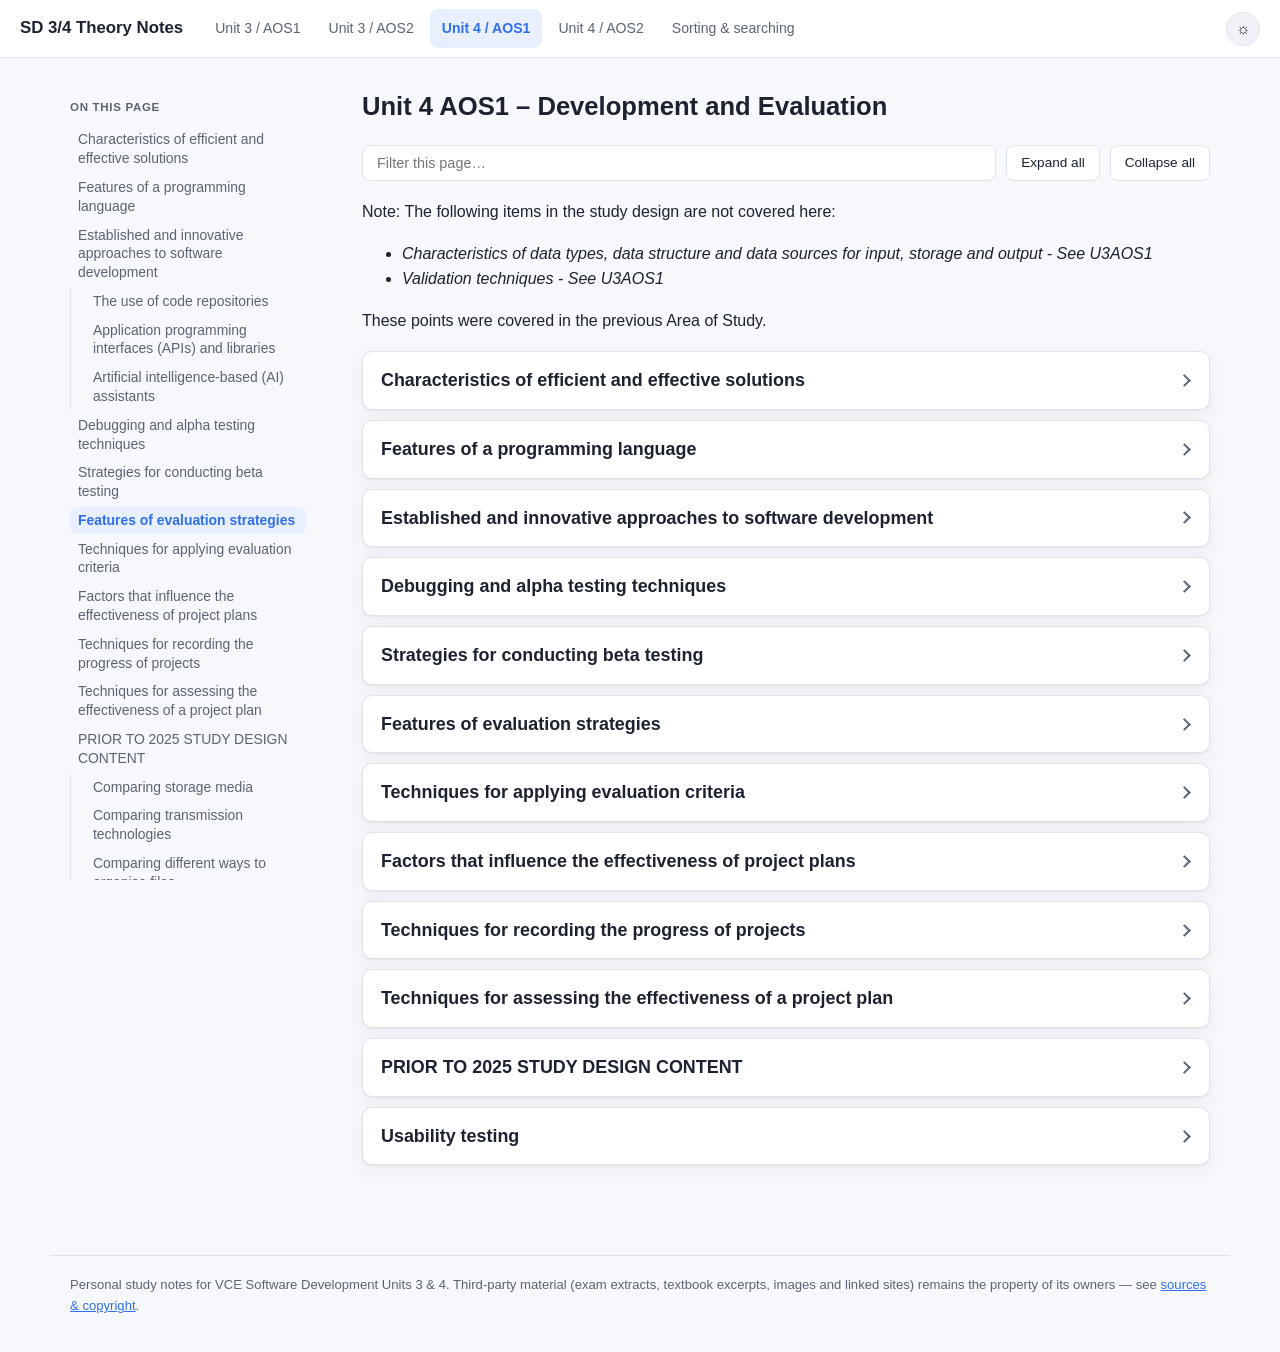
<file: unit-4-aos1.html>
<!DOCTYPE html>
<html lang="en">
<head>
<meta charset="UTF-8">
<meta name="viewport" content="width=device-width, initial-scale=1.0">
<title>Unit 4 AOS1 – Development and Evaluation — SD Theory Notes</title>
<link rel="stylesheet" href="assets/style.css">
</head>
<body>
<header class="site-header">
  <a class="brand" href="index.html">SD 3/4 Theory Notes</a>
  <nav class="unit-nav">
    <a href="unit-3-aos1.html" class="">Unit 3 / AOS1</a>
    <a href="unit-3-aos2.html" class="">Unit 3 / AOS2</a>
    <a href="unit-4-aos1.html" class="active">Unit 4 / AOS1</a>
    <a href="unit-4-aos2.html" class="">Unit 4 / AOS2</a>
    <a href="sorting-searching.html" class="">Sorting &amp; searching</a>
  </nav>
  <button id="theme-toggle" class="icon-btn" title="Toggle light/dark theme" aria-label="Toggle theme">&#9788;</button>
</header>

<div class="layout">
  <aside class="sidebar" id="sidebar">
    <div class="sidebar-title">On this page</div>
    <nav class="page-toc"><ul><li><a href="#h.kelyc3k0iyd1" data-jump="h.kelyc3k0iyd1">Characteristics of efficient and effective solutions</a></li><li><a href="#h.nk5oa68mvhxt" data-jump="h.nk5oa68mvhxt">Features of a programming language</a></li><li><a href="#h.b275p7eg733h" data-jump="h.b275p7eg733h">Established and innovative approaches to software development</a><ul><li><a href="#h.76rxne8nopee" data-jump="h.76rxne8nopee">The use of code repositories</a></li><li><a href="#h.qvdd3e61r4qn" data-jump="h.qvdd3e61r4qn">Application programming interfaces (APIs) and libraries</a></li><li><a href="#h.mfovt8j6siw1" data-jump="h.mfovt8j6siw1">Artificial intelligence-based (AI) assistants</a></li></ul></li><li><a href="#h.is6yirq3hpdc" data-jump="h.is6yirq3hpdc">Debugging and alpha testing techniques</a></li><li><a href="#h.hz4otyrlpb6x" data-jump="h.hz4otyrlpb6x">Strategies for conducting beta testing</a></li><li><a href="#h.rq5jyq7rmli9" data-jump="h.rq5jyq7rmli9">Features of evaluation strategies</a></li><li><a href="#h.uqbl6t3d8w9s" data-jump="h.uqbl6t3d8w9s">Techniques for applying evaluation criteria</a></li><li><a href="#h.vstepqulvp1f" data-jump="h.vstepqulvp1f">Factors that influence the effectiveness of project plans</a></li><li><a href="#h.1do1r8pdytg7" data-jump="h.1do1r8pdytg7">Techniques for recording the progress of projects</a></li><li><a href="#h.3cwe50tuor9s" data-jump="h.3cwe50tuor9s">Techniques for assessing the effectiveness of a project plan</a></li><li><a href="#h.rt37gm3xrmv8" data-jump="h.rt37gm3xrmv8">PRIOR TO 2025 STUDY DESIGN CONTENT</a><ul><li><a href="#h.awtitp373vhx" data-jump="h.awtitp373vhx">Comparing storage media</a></li><li><a href="#h.awtitp373vhx-21" data-jump="h.awtitp373vhx-21">Comparing transmission technologies</a></li><li><a href="#h.awtitp373vhx-22" data-jump="h.awtitp373vhx-22">Comparing different ways to organise files</a></li></ul></li><li><a href="#h.e941u359iouy" data-jump="h.e941u359iouy">Usability testing</a><ul><li><a href="#h.eegizl9j5xxo" data-jump="h.eegizl9j5xxo">Techniques</a></li><li><a href="#h.nur0ok91m358" data-jump="h.nur0ok91m358">Ways of reporting results</a></li></ul></li></ul></nav>
  </aside>

  <main class="content">
    <h1 class="page-title">Unit 4 AOS1 – Development and Evaluation</h1>
    <div class="toolbar">
      <input type="search" id="filter-input" placeholder="Filter this page&hellip;" autocomplete="off">
      <button id="expand-all" class="btn">Expand all</button>
      <button id="collapse-all" class="btn">Collapse all</button>
    </div>
    <p class="filter-status" id="filter-status" hidden></p>
    <div class="unit-intro"><p>Note: The following items in the study design are not covered here:</p>
<ul><li><em>Characteristics of data types, data structure and data sources for input, storage and output - See U3AOS1</em></li><li><em>Validation techniques - See U3AOS1</em></li></ul>
<p>These points were covered in the previous Area of Study. </p></div>
    <details class="section lvl-2" id="h.kelyc3k0iyd1"><summary><h2>Characteristics of efficient and effective solutions</h2><span class="chevron" aria-hidden="true"></span></summary><div class="section-body"><p><strong>User-centered design</strong>&nbsp;is a process whereby users and their needs are considered with the highest priority throughout the problem solving methodology. It involves the <u>end users</u>&nbsp;(agents, tenants, owners and head office staff) <u>in every phase of development</u>&nbsp;(through interviews, design and beta testing), thus allowing the design team to gather feedback on the application early. </p>
<ul><li><em>Efficiency</em>&nbsp;example - &nbsp;such as faster workflow or a reduction in cost.</li><li><em>Effectiveness</em>&nbsp;example - such as fewer errors or clearer feedback.</li></ul>
<p><strong>Clear and concise code</strong>, code that is clear to understand and written concisely, so not verbose.</p>
<p><strong>Detailed internal documentation</strong>, including detailed internal documentation in solutions.</p></div></details><details class="section lvl-2" id="h.nk5oa68mvhxt"><summary><h2>Features of a programming language</h2><span class="chevron" aria-hidden="true"></span></summary><div class="section-body"><p>(local and global variables and constants, data types, instructions and control structures (sequence, selection, iteration/repetition), arithmetic, logical and conditional operators, graphical user interfaces (GUIs), functions and methods, classes and objects all in U3AOS1)</p>
<p><strong>Access modifiers</strong></p>
<div class="table-wrap"><table><tbody><tr><td><em>Public</em></td><td>Attributes/properties are accessible from anywhere, even from outside the scope of the class, but only with the object reference.</td></tr><tr><td><em>Protected</em></td><td>Attributes/properties can be accessed within the class and its child class only, nowhere else.</td></tr><tr><td><em>Private</em></td><td>Attributes/properties can be accessed within the class itself. It prevents access from outside of the class, even with the reference of the class instance.</td></tr></tbody></table></div>
<p>Definitions taken from <a href="https://www.tutorialspoint.com/php/php_access_modifiers.htm" target="_blank" rel="noopener">tutorialspoint</a></p></div></details><details class="section lvl-2" id="h.b275p7eg733h"><summary><h2>Established and innovative approaches to software development</h2><span class="chevron" aria-hidden="true"></span></summary><div class="section-body"><details class="section lvl-3" id="h.76rxne8nopee"><summary><h3>The use of code repositories</h3><span class="chevron" aria-hidden="true"></span></summary><div class="section-body"><p><strong>Code repositories</strong>&nbsp;play a key role in software development, facilitating version control, and fostering collaboration and transparency.</p>
<p>Code repositories also allow developers to further develop existing functionality or include new functionality or features, without affecting the main codebase. Changes to code are then merged after testing and review. </p>
<p>Examples of code repositories include, but are not limited to:</p>
<ul><li>Git</li><li>GitHub</li><li>BitBucket</li><li>SourceForge</li></ul></div></details><details class="section lvl-3" id="h.qvdd3e61r4qn"><summary><h3>Application programming interfaces (APIs) and libraries</h3><span class="chevron" aria-hidden="true"></span></summary><div class="section-body"><p><strong>APIs</strong></p>
<p>APIs are interfaces that allow different systems and solutions to interact and communicate with each other seamlessly.</p>
<p>Examples of established and innovative approaches to software development with APIs include, but are not limited to, REST, SOAP, Operating system APIs, GraphQL, webhooks, serverless APIs and API gateways.</p>
<p><strong>Libraries</strong></p>
<p>Libraries are collections of pre-written code that developers can reuse and reference to perform specific tasks and functions. They enable developers to focus on developing their solution, whilst relying on libraries for common tasks.</p>
<p>Most programming languages come with standard libraries for input/output and data manipulation, and there are also open-source third-party libraries (such as NumPy) available.</p>
<p>Examples of established and innovative approaches to software development with libraries include, but are not limited to, modularisation, micro-libraries, AI-generated libraries, and community-driven libraries.</p>
<p>Challenges that arise from the use of both APIs and libraries include:</p>
<ul><li>complexity</li><li>dependencies on API or libraries</li><li>security risks that arise from APIs and outdated libraries</li><li>versioning and compatibility.</li></ul></div></details><details class="section lvl-3" id="h.mfovt8j6siw1"><summary><h3>Artificial intelligence-based (AI) assistants</h3><span class="chevron" aria-hidden="true"></span></summary><div class="section-body"><p>AI-based assistants are increasingly becoming integrated into development environments. They utilise a combination of artificial intelligence, natural language processing and machine learning to observe developer actions and behaviours, as well as respond to prompts from developers.</p>
<p>The benefits of using AI-based assistants include:</p>
<ul><li>increased productivity and efficiency</li><li>potential to support problem-solving and innovation</li><li>reduced development costs</li><li>code generation and suggestions</li><li>automated debugging and testing, including automated generation of test data and test cases</li><li>automated generation, maintenance and improvement of internal documentation.</li></ul>
<p>The challenges that developers should be aware of when using AI-based assistants include:</p>
<ul><li>lack of accuracy and context awareness</li><li>over-reliance on AI-assistants</li><li>cost of integration</li><li>accidental introduction of security vulnerabilities</li><li>copyright and intellectual property theft</li><li>bias in training data</li><li>environmental impact.</li></ul>
<p>Examples of AI-based assistants include, but are not limited to GitHub Copilot, Tabnine, Synk, TensorFlow, Codeium.</p></div></details></div></details><details class="section lvl-2" id="h.is6yirq3hpdc"><summary><h2>Debugging and alpha testing techniques</h2><span class="chevron" aria-hidden="true"></span></summary><div class="section-body"><p>Alpha testing is a testing phase that checks whether modules or solutions meet all requirements and function as expected. Alpha testing is carried out by developers, independent testers or high-level users in a development or testing environment throughout the development phase. </p>
<p><strong>Breakpoints </strong>-<strong>&nbsp;</strong><em>See U3AOS1</em></p>
<p><strong>Commenting out code - </strong>Code can be commented out so that it does not run, this allows you to see the code running without specific lines of code. This can be useful to see if a specific line is causing an issue.</p>
<p><strong>Relevant test data - </strong>Should mimic actual input data for an accurate test of specific behaviour.</p>
<p><strong>Test cases comparing expected and actual output in testing tables</strong>&nbsp;- <em>See U3AOS1</em></p></div></details><details class="section lvl-2" id="h.hz4otyrlpb6x"><summary><h2>Strategies for conducting beta testing</h2><span class="chevron" aria-hidden="true"></span></summary><div class="section-body"><p><em>Beta testing strategies consist of:</em></p>
<ul><li>How individuals would be selected from potential users</li><li>What will be tested i.e. testing scenarios</li><li>What data will be collected from the tests</li></ul>
<ul><li><strong>Beta testing</strong>&nbsp;is a testing phase, during development, that checks whether solutions meet all requirements, function as expected, are stable and are usable by intended user groups. <br></li><li>Beta testing is performed in a development, testing or production environment with hardware identical (or similar) to that on which it will be implemented on by users of the solution.<br></li><li>Feedback from beta testing can be used to recommend or make modifications to modules or solutions.</li></ul>
<p><strong>Construction of a testing plan and test scenarios</strong></p>
<ul><li><strong>Test plan</strong>&nbsp;- contains various aspects regarding the beta testing<ul><li>For our SAT purposes we are including:<ul><li><em><strong>Potential users,</strong></em>&nbsp;outline the potential users for beta testing and explain why they have been selected</li><li><em><strong>Components to be tested,</strong></em>&nbsp;sections of the software solution which will be in the beta testing. Needs to cover:<ul><li>Appearance</li><li>Functionality</li><li>Functional and non-functional requirements</li></ul></li><li><em><strong>Test scenarios</strong></em>&nbsp;- high level statements which describe what will be tested i.e. ‘The test will examine how the property owners respond as they login and retrieve the latest inspection report for one of their properties’ (2025 exam). Needs to cover:<ul><li>Same as components above</li><li>Relevant characteristics of the user experience</li></ul></li><li><em><strong>Result collection,</strong></em>&nbsp;how are the results being collected?</li></ul></li></ul></li></ul>
<p><strong>Observation of testing scenarios</strong></p>
<ul><li>Should be done with a variety of different data collection methods</li><li>Should be done to help identify errors and issues in software</li></ul>
<p><strong>Documentation of test results</strong></p>
<ul><li>Results captured should be documented in order to identify errors and issues.</li></ul></div></details><details class="section lvl-2" id="h.rq5jyq7rmli9"><summary><h2>Features of evaluation strategies</h2><span class="chevron" aria-hidden="true"></span></summary><div class="section-body"><p><strong>Evaluation criteria - </strong><em>See U3AOS2</em></p>
<p><strong>Time frame</strong></p>
<ul><li>When should the evaluation be implemented?<ul><li>Is this only done when the development is finished or is there a longer term plan for the evaluation strategy? Will vary from project to project</li><li>Allow for time to collect results and implement changes when iterating</li></ul></li></ul>
<p><strong>Responsibility</strong></p>
<ul><li>All tasks in the evaluation process should be assigned to an individuals</li><li>These individuals could be internal, external evaluators, stakeholders etc.</li></ul></div></details><details class="section lvl-2" id="h.uqbl6t3d8w9s"><summary><h2>Techniques for applying evaluation criteria</h2><span class="chevron" aria-hidden="true"></span></summary><div class="section-body"><ul><li>Use the evaluation criteria to determine how the solution has met requirements, needs or opportunities. Discuss in terms of efficiency and effectiveness of the solution.</li></ul>
<ul><li>Evaluation criteria were already written in the Design stage. </li></ul>
<ul><li>To apply the criteria you should use a structured approach such as, </li></ul>
<div class="table-wrap"><table><tbody><tr><td><strong>Criteria</strong></td><td><strong>Strategy</strong></td></tr><tr><td>The app loads within 2 seconds</td><td>Get Tom to check the load time for the app 10 times this week, at a variety of days and times, and on different devices. <br>He should record the times and report the number of times that the app takes more than 2 seconds.</td></tr><tr><td>98% of customers received the items they ordered.</td><td>Have Kate call a randomly chosen sample of 20 customers. Count the number of customers who received their order, convert this to a percentage and compare this to the 98% value.</td></tr></tbody></table></div></div></details><details class="section lvl-2" id="h.vstepqulvp1f"><summary><h2>Factors that influence the effectiveness of project plans</h2><span class="chevron" aria-hidden="true"></span></summary><div class="section-body"><p><strong>Scope creep</strong>&nbsp;is when additional requirements are added increasing the scope of the project, without considering the impacts of time, resources etc.</p>
<p><strong>Personnel changes</strong>&nbsp;are when staff change on the project, which can lead to additional time to complete handover between staff.</p>
<p><strong>Technical issues</strong>, this could be hardware or software issues which impact how effective the plan is.</p></div></details><details class="section lvl-2" id="h.1do1r8pdytg7"><summary><h2>Techniques for recording the progress of projects</h2><span class="chevron" aria-hidden="true"></span></summary><div class="section-body"><p>While a project is being implemented, a development team will need to keep track of progress. </p>
<p>The 4 techniques in the Study Design for this are:</p>
<div class="table-wrap"><table><tbody><tr><td><strong>Adjustments to tasks</strong></td><td>Changing what is to be done (tasks)</td></tr><tr><td><strong>Adjustments to timeframes</strong></td><td>Moving deadlines or finding ways to speed up tasks</td></tr><tr><td><strong>Annotations to project plans</strong></td><td>Writing over and commenting on an existing project plan</td></tr><tr><td><strong>&nbsp;&nbsp;&nbsp;&nbsp;&nbsp;&nbsp;&nbsp;&nbsp;Monitoring and documenting progress using logs/journals</strong></td><td>Keeping a (daily/weekly?) diary of what has happened and what is underway.<br><img src="images/image23.png" alt="" width="302" height="187" loading="lazy"><br><em>2025 exam</em></td></tr></tbody></table></div>
<p>Past exam questions for this topic have been phrased as “describe 2 ways to record the progress of projects”.</p></div></details><details class="section lvl-2" id="h.3cwe50tuor9s"><summary><h2>Techniques for assessing the effectiveness of a project plan</h2><span class="chevron" aria-hidden="true"></span></summary><div class="section-body"><p>Project plan (using Gantt chart)</p>
<p><strong>Reviewing the number of changes made to the project plan during the project</strong></p>
<ul><li>A large number of changes may suggest there were issues with the planning or there were many variables throughout the process</li></ul>
<p><strong>The reason changes were necessary</strong></p>
<ul><li>What factors influenced the project plan?</li></ul>
<p><strong>The impact of change on the completion of the project</strong></p>
<ul><li>What was the overall impact on the project, was it still on time? Was it delayed? Was it more expensive?</li></ul></div></details><details class="section lvl-2" id="h.rt37gm3xrmv8"><summary><h2><strong>PRIOR TO 2025 STUDY DESIGN CONTENT</strong></h2><span class="chevron" aria-hidden="true"></span></summary><div class="section-body"><details class="section lvl-3" id="h.awtitp373vhx"><summary><h3>Comparing storage media</h3><span class="chevron" aria-hidden="true"></span></summary><div class="section-body"><p>The exam appears to compare access speeds between:</p>
<ul><li>RAM vs. “Permanent storage” E.g. USB hard drive, text files <ul><li>RAM is faster to read and write</li></ul></li><li>Local (i.e. on your device) vs Network storage (Cloud).<ul><li>Local is faster to read and write</li></ul></li></ul></div></details><details class="section lvl-3" id="h.awtitp373vhx-21"><summary><h3>Comparing transmission technologies</h3><span class="chevron" aria-hidden="true"></span></summary><div class="section-body"><p>The exam has in the past asked to compare:</p>
<ul><li>Cost and speed, for wired vs wireless networks</li></ul>
<p>The 2020 exam contained a question asking for a math calculation:</p>
<ul><li>“If a 5 megabyte file is uploaded through a connection at 20 megabits a second, how long will it take?”</li><li>Answering this relies on knowing that there are 8 bits in a byte.</li></ul></div></details><details class="section lvl-3" id="h.awtitp373vhx-22"><summary><h3>Comparing different ways to organise files</h3><span class="chevron" aria-hidden="true"></span></summary><div class="section-body"><p>From 2022 Exam Report:</p>
<ul><li>“Reorganise content into clearly named (hierarchical) folders</li><li>Keep dummy and real data separate”</li></ul></div></details></div></details><details class="section lvl-2" id="h.e941u359iouy"><summary><h2>Usability testing</h2><span class="chevron" aria-hidden="true"></span></summary><div class="section-body"><details class="section lvl-3" id="h.eegizl9j5xxo"><summary><h3>Techniques</h3><span class="chevron" aria-hidden="true"></span></summary><div class="section-body"><p>Two techniques for usability testing are:</p>
<ul><li><strong>User testing</strong>: Get the users to perform tasks in the software solution. <ul><li>This could be scripted (get the user to do a specific set of actions) and/or unscripted (let the user play around on their own initiative).</li><li>The advantage of a scripted test is that the user will definitely test an area you would like them to look at.</li><li>The advantage of an unscripted test is that it may reveal an unexpected use case, as the user tries to do something that was not anticipated.</li><li>Often when the user does this test, they are watched by a developer to record what is happening.</li></ul></li><li><strong>Feedback</strong>: Users respond to the test they have just done.<ul><li>This feedback could be provided as e.g. a survey and/or an interview.</li></ul></li></ul>
<p>The 2019 Exam Report stated: “Usability testing proposals require <strong>both</strong>&nbsp;testing to occur and feedback to be provided to those testing solutions.”</p>
<p>Examples of high-scoring responses on the Exam</p>
<p>This is an example for “propose a usability test that Ryan and Jessica could get Rosie and Andrew to do”:</p>
<div class="table-wrap"><table><tbody><tr><td>2019 Q14 Case Study</td><td>“Ryan and Jessica could get Rosie and Andrew to test the program by attempting to view their investments and then making an enquiry to their Portfolio Manager using the app. They will then complete a survey rating their experience and providing feedback as to what can be improved on.”</td></tr></tbody></table></div></div></details><details class="section lvl-3" id="h.nur0ok91m358"><summary><h3>Ways of reporting results</h3><span class="chevron" aria-hidden="true"></span></summary><div class="section-body"><p>It is unclear what the exam requires here.</p></div></details></div></details>
  </main>
</div>

<footer class="site-footer">Personal study notes for VCE Software Development Units 3 &amp; 4. Third-party material (exam extracts, textbook excerpts, images and linked sites) remains the property of its owners &mdash; see <a href="credits.html">sources &amp; copyright</a>.</footer>

<script src="assets/app.js"></script>
</body>
</html>
</file>
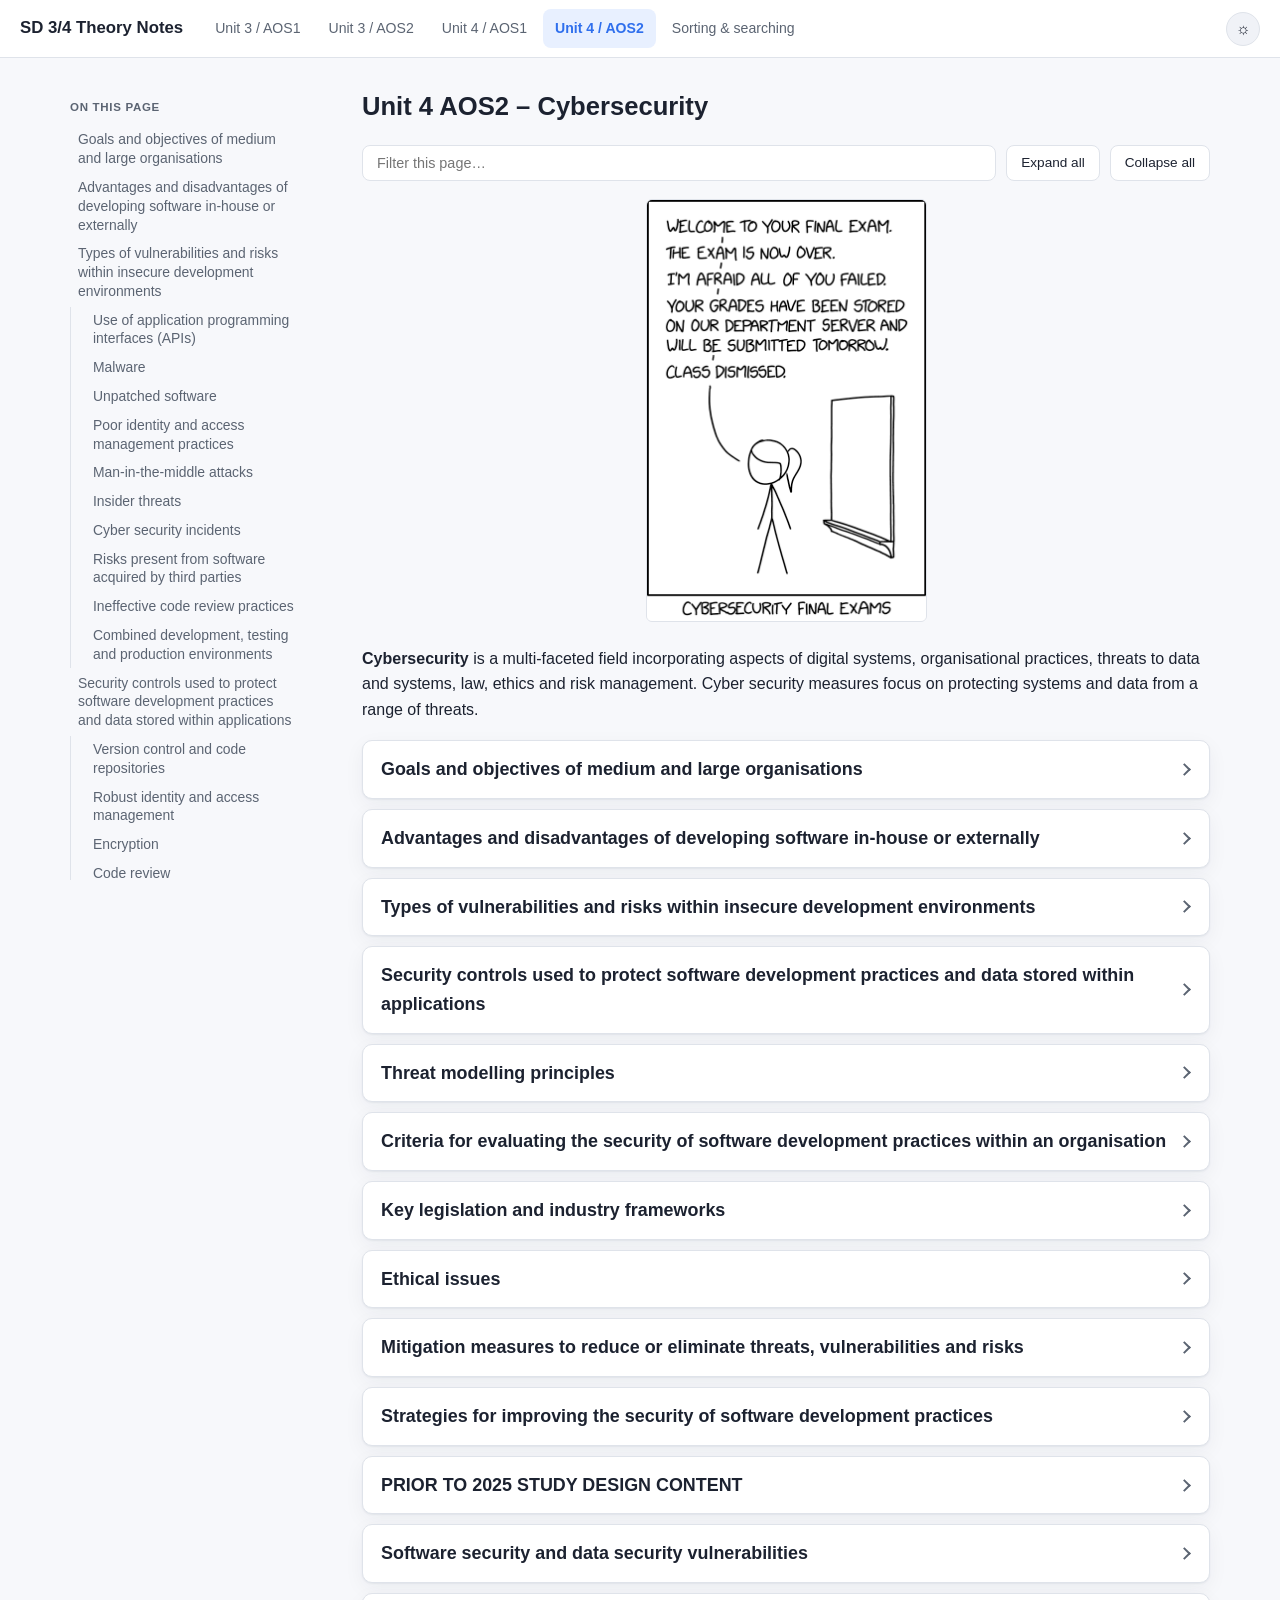
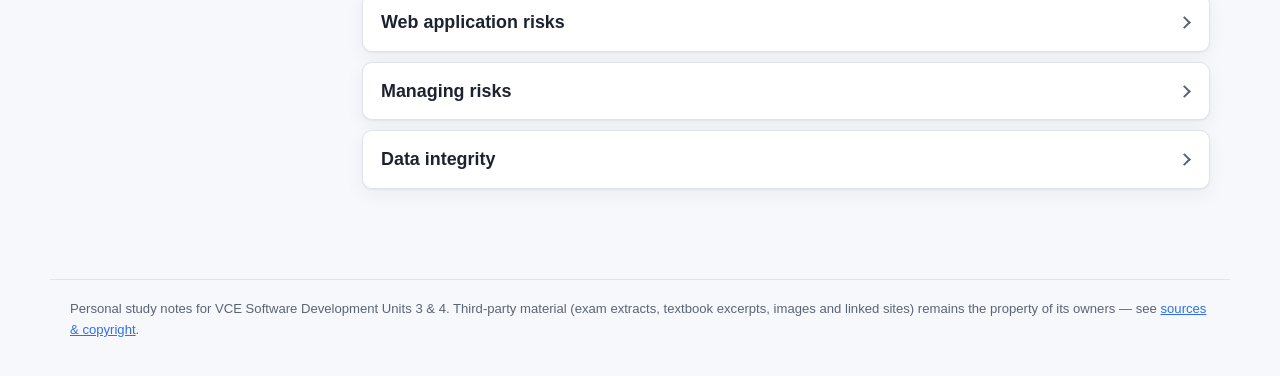
<file: unit-4-aos2.html>
<!DOCTYPE html>
<html lang="en">
<head>
<meta charset="UTF-8">
<meta name="viewport" content="width=device-width, initial-scale=1.0">
<title>Unit 4 AOS2 – Cybersecurity — SD Theory Notes</title>
<link rel="stylesheet" href="assets/style.css">
</head>
<body>
<header class="site-header">
  <a class="brand" href="index.html">SD 3/4 Theory Notes</a>
  <nav class="unit-nav">
    <a href="unit-3-aos1.html" class="">Unit 3 / AOS1</a>
    <a href="unit-3-aos2.html" class="">Unit 3 / AOS2</a>
    <a href="unit-4-aos1.html" class="">Unit 4 / AOS1</a>
    <a href="unit-4-aos2.html" class="active">Unit 4 / AOS2</a>
    <a href="sorting-searching.html" class="">Sorting &amp; searching</a>
  </nav>
  <button id="theme-toggle" class="icon-btn" title="Toggle light/dark theme" aria-label="Toggle theme">&#9788;</button>
</header>

<div class="layout">
  <aside class="sidebar" id="sidebar">
    <div class="sidebar-title">On this page</div>
    <nav class="page-toc"><ul><li><a href="#h.xh4vmos9ujyr" data-jump="h.xh4vmos9ujyr">Goals and objectives of medium and large organisations</a></li><li><a href="#h.o87g2o8ikzrh" data-jump="h.o87g2o8ikzrh">Advantages and disadvantages of developing software in-house or externally</a></li><li><a href="#h.qwqf0l6gcdx3" data-jump="h.qwqf0l6gcdx3">Types of vulnerabilities and risks within insecure development environments</a><ul><li><a href="#h.4ohtoj8c88w7" data-jump="h.4ohtoj8c88w7">Use of application programming interfaces (APIs)</a></li><li><a href="#h.yqx1ss2b3oog" data-jump="h.yqx1ss2b3oog">Malware</a></li><li><a href="#h.w3p9256nv8ox" data-jump="h.w3p9256nv8ox">Unpatched software</a></li><li><a href="#h.5hurj4se38il" data-jump="h.5hurj4se38il">Poor identity and access management practices</a></li><li><a href="#h.680saf9eeg4" data-jump="h.680saf9eeg4">Man-in-the-middle attacks</a></li><li><a href="#h.xw3d6zm2hnnm" data-jump="h.xw3d6zm2hnnm">Insider threats</a></li><li><a href="#h.9hnsxrc64zuz" data-jump="h.9hnsxrc64zuz">Cyber security incidents</a></li><li><a href="#h.3ts9i0jfqo5j" data-jump="h.3ts9i0jfqo5j">Risks present from software acquired by third parties</a></li><li><a href="#h.97443ppraqgg" data-jump="h.97443ppraqgg">Ineffective code review practices</a></li><li><a href="#h.c13a2lp0kdwc" data-jump="h.c13a2lp0kdwc">Combined development, testing and production environments</a></li></ul></li><li><a href="#h.unoynkgfstly" data-jump="h.unoynkgfstly">Security controls used to protect software development practices and data stored within applications</a><ul><li><a href="#h.7ymmoj4gsagz" data-jump="h.7ymmoj4gsagz">Version control and code repositories</a></li><li><a href="#h.4ef82dpfvaqs" data-jump="h.4ef82dpfvaqs">Robust identity and access management</a></li><li><a href="#h.3kgjv0exiwky" data-jump="h.3kgjv0exiwky">Encryption</a></li><li><a href="#h.bn8ob4xhika3" data-jump="h.bn8ob4xhika3">Code review</a></li><li><a href="#h.sd16alau8wjb" data-jump="h.sd16alau8wjb">Regular updates and patches to software</a></li><li><a href="#h.ib2l1s8c3oz3" data-jump="h.ib2l1s8c3oz3">Separated development, testing and production environments</a></li></ul></li><li><a href="#h.hp1lloqq37l5" data-jump="h.hp1lloqq37l5">Threat modelling principles</a><ul><li><a href="#h.pf7eqad3ei1e" data-jump="h.pf7eqad3ei1e">Defining security requirements</a></li><li><a href="#h.a0wj2v5mtr6g" data-jump="h.a0wj2v5mtr6g">Identifying and mitigating threats</a></li><li><a href="#h.dx6a4ffsh2vi" data-jump="h.dx6a4ffsh2vi">Confirming threats have been mitigated</a></li></ul></li><li><a href="#h.j9vf661q1jp9" data-jump="h.j9vf661q1jp9">Criteria for evaluating the security of software development practices within an organisation</a></li><li><a href="#h.w624871nv6o5" data-jump="h.w624871nv6o5">Key legislation and industry frameworks</a><ul><li><a href="#h.qz198ljvchwh" data-jump="h.qz198ljvchwh">Copyright Act 1968 (Cwlth)</a></li><li><a href="#h.17pnp5obffkw" data-jump="h.17pnp5obffkw">Essential Eight</a></li><li><a href="#h.esjatcu0vqda" data-jump="h.esjatcu0vqda">Information Security Manual (ISM) Guidelines for Software Development</a></li><li><a href="#h.4csau1kjd3i9" data-jump="h.4csau1kjd3i9">Privacy Act 1988 (Cwlth) (APP 1, 6, 8, 9, 11)</a></li><li><a href="#h.y4zfflixjj44" data-jump="h.y4zfflixjj44">Privacy and Data Protection Act 2014 (IPP 1, 2, 4, 5, 9)</a></li></ul></li><li><a href="#h.2z8g91b2enzy" data-jump="h.2z8g91b2enzy">Ethical issues</a></li><li><a href="#h.ffzx07tjtdoj" data-jump="h.ffzx07tjtdoj">Mitigation measures to reduce or eliminate threats, vulnerabilities and risks</a></li><li><a href="#h.884xdv6a4euf" data-jump="h.884xdv6a4euf">Strategies for improving the security of software development practices</a><ul><li><a href="#h.givo7r6y3s7f" data-jump="h.givo7r6y3s7f">Onboarding/induction practices and developer training focused on secure development</a></li><li><a href="#h.8zanbu2gsjp" data-jump="h.8zanbu2gsjp">Development of risk management plans</a></li></ul></li><li><a href="#h.of2hp7caj8ao" data-jump="h.of2hp7caj8ao">PRIOR TO 2025 STUDY DESIGN CONTENT</a></li><li><a href="#h.5bqlzsl1h3cn" data-jump="h.5bqlzsl1h3cn">Software security and data security vulnerabilities</a><ul><li><a href="#h.7h6rzicl8kcs" data-jump="h.7h6rzicl8kcs">Data breaches</a></li></ul></li><li><a href="#h.nws9x2anyhuf" data-jump="h.nws9x2anyhuf">Web application risks</a><ul><li><a href="#h.9ml526xzi0up" data-jump="h.9ml526xzi0up">Cross-site scripting (XSS)</a></li><li><a href="#h.18wpfmgjhy92" data-jump="h.18wpfmgjhy92">SQL injection</a></li></ul></li><li><a href="#h.m7ca04rpruf4" data-jump="h.m7ca04rpruf4">Managing risks</a><ul><li><a href="#h.5p6rqp57sbhb" data-jump="h.5p6rqp57sbhb">Auditing and testing strategies to identify and minimise risks</a></li><li><a href="#h.ajegv2o9u4i6" data-jump="h.ajegv2o9u4i6">Minimising security vulnerabilities to software development practices</a></li></ul></li><li><a href="#h.2lkepfyh8j8" data-jump="h.2lkepfyh8j8">Data integrity</a><ul><li><a href="#h.89dqi796dxde" data-jump="h.89dqi796dxde">The Health Records Act 2001</a><ul><li><a href="#h.v8h8eh3dmf0f" data-jump="h.v8h8eh3dmf0f">The 11 Health Privacy Principles are:</a></li></ul></li></ul></li></ul></nav>
  </aside>

  <main class="content">
    <h1 class="page-title">Unit 4 AOS2 – Cybersecurity</h1>
    <div class="toolbar">
      <input type="search" id="filter-input" placeholder="Filter this page&hellip;" autocomplete="off">
      <button id="expand-all" class="btn">Expand all</button>
      <button id="collapse-all" class="btn">Collapse all</button>
    </div>
    <p class="filter-status" id="filter-status" hidden></p>
    <div class="unit-intro"><figure class="doc-figure"><img src="images/image11.png" alt="" width="281" height="424" loading="lazy"></figure>
<p><strong>Cybersecurity</strong>&nbsp;is a multi-faceted field incorporating aspects of digital systems, organisational practices, threats to data and systems, law, ethics and risk management. Cyber security measures focus on protecting systems and data from a range of threats.</p></div>
    <details class="section lvl-2" id="h.xh4vmos9ujyr"><summary><h2>Goals and objectives of medium and large organisations</h2><span class="chevron" aria-hidden="true"></span></summary><div class="section-body"><p>Can be goals and objectives of organisations (about companies main purpose: making goods and services to do X)</p>
<p><strong>Goal</strong>: high level aim</p>
<p><strong>Objective</strong>: specific, measurable way to achieve goal</p>
<p>E.g from 2017 exam (this was specific to Information systems rather than organisations)</p>
<figure class="doc-figure"><img src="images/image33.png" alt="" width="624" height="309" loading="lazy"></figure></div></details><details class="section lvl-2" id="h.o87g2o8ikzrh"><summary><h2>Advantages and disadvantages of developing software in-house or externally</h2><span class="chevron" aria-hidden="true"></span></summary><div class="section-body"><p><strong>In-house development</strong>, is using an existing team of developers within the organisation to develop software.</p>
<div class="table-wrap"><table><tbody><tr><td><em>Advantages</em></td><td><em>Disadvantages</em></td></tr><tr><td><ul><li>Better knowledge of internal processes</li><li>Easier communication </li><li>Lower ongoing maintenance costs</li><li>Additional control over customisation and the decision-making process</li><li>Confidential customer data will be kept in-house </li></ul></td><td><ul><li>Can be difficult to find the right employees with the the right skills</li><li>Current employees may not have the specialised skill required</li><li>High risk of knowledge loss if key internal developers resign</li><li>High fixed costs (salaries, benefits, software licenses, infrastructure)</li></ul></td></tr></tbody></table></div>
<p><strong>External development</strong>, is employing a third-party to complete the development of software.</p>
<div class="table-wrap"><table><tbody><tr><td><em>Advantages</em></td><td><em>Disadvantages</em></td></tr><tr><td><ul><li>Access to a pool of specialized talent</li><li>Flexible costs (pay only for contracted work, no full-time overhead)</li><li>Contractually bound to strict deadlines and specific deliverables</li><li>Brings a fresh, objective perspective to technical challenges</li></ul></td><td><ul><li>Lack of familiarity with business operations</li><li>Ongoing dependency on external contractors </li><li>Problems arising from miscommunication and lack of understanding of internal processes</li></ul></td></tr></tbody></table></div></div></details><details class="section lvl-2" id="h.qwqf0l6gcdx3"><summary><h2>Types of vulnerabilities and risks within insecure development environments</h2><span class="chevron" aria-hidden="true"></span></summary><div class="section-body"><details class="section lvl-3" id="h.4ohtoj8c88w7"><summary><h3>Use of application programming interfaces (APIs)</h3><span class="chevron" aria-hidden="true"></span></summary><div class="section-body"><p><em>Description: </em>APIs are protocols that enable different software components to communicate. If APIs are unsecured, poorly coded, or lack proper authentication, attackers can exploit them to bypass front-end security, leading to data breaches, unauthorised access, or Distributed Denial of Service (DDoS) attacks.</p>
<figure class="doc-figure"><img src="images/image34.png" alt="" width="373" height="337" loading="lazy"></figure>
<p>(<a href="https://www.kellton.com/kellton-tech-blog/detailed-guide-api-security-risks" target="_blank" rel="noopener">reference</a>)</p></div></details><details class="section lvl-3" id="h.yqx1ss2b3oog"><summary><h3>Malware </h3><span class="chevron" aria-hidden="true"></span></summary><div class="section-body"><p><em>Description: </em>Malware is a malicious software which is designed to cause harm to a system.</p>
<p>The study design doesn’t specify specific types of malware, but these are a common few:</p>
<ul><li><em>Viruses</em>&nbsp;- cause a negative effect on a device</li><li><em>Worms</em>&nbsp;- self-replicates, frequently damages from the self-replications and use of system resources</li><li><em>Trojans</em>&nbsp;- hidden in legitimate software, allows backdoor access to an attacker</li><li><em>Ransomware</em>&nbsp;- files are encrypted and then attacker demands ransom for access again</li><li><em>Spyware</em>&nbsp;- collects data about a users activity i.e. keystrokes</li><li><em>Denial of service</em>&nbsp;- attackers prevent legitimate users from accessing a service, Distributed DOS is the same, but originates from many sources</li></ul></div></details><details class="section lvl-3" id="h.w3p9256nv8ox"><summary><h3>Unpatched software</h3><span class="chevron" aria-hidden="true"></span></summary><div class="section-body"><p><em>Description: </em>Software patches make changes to software, typically involving security improvements. If software is not up to date this can leave the software more vulnerable.</p></div></details><details class="section lvl-3" id="h.5hurj4se38il"><summary><h3>Poor identity and access management practices</h3><span class="chevron" aria-hidden="true"></span></summary><div class="section-body"><p><em>Description: </em>The process of ensuring that the members of an organisation can access only the data, modules and systems required to perform their designated duties. When implemented effectively, this ensures that:</p>
<ul><li>individuals cannot access data, modules or systems beyond their needs</li><li>staff are not granted administrator or high-level privileges (unless necessary)</li><li>there is a decreased exposure to risk and security breaches for the organisation.</li></ul>
<p>Examples of poor practices could be:</p>
<ul><li>Weak password management, i.e. not considering length, special characters etc.</li><li>Not using multi-factor authentication</li></ul></div></details><details class="section lvl-3" id="h.680saf9eeg4"><summary><h3>Man-in-the-middle attacks</h3><span class="chevron" aria-hidden="true"></span></summary><div class="section-body"><p><em>Description: </em>A man-in-the-middle attack secretly observes and potentially alters communications or information transfer between two parties. </p>
<p>This can allow them to:</p>
<ul><li>Gain access to confidential information such as private data or authentication credentials, as they are pretending to be a trusted person to communicate with </li><li>Edit data</li></ul>
<p><em>Strategy to protect against it:</em></p>
<ul><li>Only transmit private information on a secure network e.g. (specific examples are not covered by the Study Design)<ul><li>https instead of http</li><li>Use a VPN</li><li>Don’t connect to public WiFi networks</li></ul></li><li>Usual measure to protect against an attacker gaining user’s authentication details e.g. social engineering training, two factor authentication.</li></ul></div></details><details class="section lvl-3" id="h.xw3d6zm2hnnm"><summary><h3>Insider threats</h3><span class="chevron" aria-hidden="true"></span></summary><div class="section-body"><p><em>Description: </em>Malicious or accidental actions from authorised users which can cause harm to a system. The impact of these actions can be data loss, stolen data, a small part of a larger attack etc.</p>
<p><em><strong>Malicious actions</strong></em></p>
<p>Think the guy in Jurassic park who steals the dinosaur eggs and takes down the whole company as well. This is an individual which is trusted by the company, and intends to cause them harm.</p>
<p><em><strong>Accidental actions</strong></em></p>
<p>This can constitute ”Social engineering” which was in the previous study design:</p>
<figure class="doc-figure"><img src="images/image25.png" alt="" width="448" height="274" loading="lazy"></figure>
<p><em>Description:</em></p>
<p>Social engineering is the art of manipulating people so they give up confidential information.</p>
<p>A specific type of social engineering (there are many) is <em><strong>Phishing</strong></em>, </p>
<ul><li>This is where an attacker disguises themselves as a credible entity e.g.</li><li>A fake website that looks real, so that you submit your username and password on it.</li></ul>
<ul><li>An email or phone call from “IT Support” that gets you to give them information, or perform actions on your computer or network</li></ul>
<p><em>Strategy to protect against it:</em></p>
<ul><li>Warn and train users about the potential for social engineering, in particular not to </li><li>click on suspicious links, </li><li>enter authorization credentials or </li><li>plug in unfamiliar hardware into your computer.</li></ul></div></details><details class="section lvl-3" id="h.9hnsxrc64zuz"><summary><h3>Cyber security incidents</h3><span class="chevron" aria-hidden="true"></span></summary><div class="section-body"><p><em>Description: </em>Cyber security incident is an event which has an impact on a business i.e. data breach, malware etc.</p></div></details><details class="section lvl-3" id="h.3ts9i0jfqo5j"><summary><h3>Risks present from software acquired by third parties</h3><span class="chevron" aria-hidden="true"></span></summary><div class="section-body"><p>If you are utilising software from a third party you are reliant on them to ensure they have appropriate security practices and are keeping you informed of improvements/patches that need to be installed.</p>
<p>Third party software can introduce extra risk due to a lack of control (data) and the requirement to transmit data to the third party.</p>
<p>Specifically, risks can arise from:</p>
<ul><li>counterparty risk (what if the third party does something nefarious or negligent)</li><li>unknown or uncontrollable security practices of the third party, </li><li>lack of transparency, </li><li>potential for security vulnerabilities in the third-party software, and </li><li>risk of data breaches </li></ul>
<p>Ways to manage these risks include:</p>
<ul><li>Working with a third party with a track record, reputation and history with other clients</li><li>Detailing security requirements and transparency upfront in the contract</li><li>Assigning liability to the third party in the event of a security incident in the contract</li><li>Conducting regular security audits</li><li>Encrypting data when transmitted</li></ul></div></details><details class="section lvl-3" id="h.97443ppraqgg"><summary><h3>Ineffective code review practices</h3><span class="chevron" aria-hidden="true"></span></summary><div class="section-body"><p><em>Description: </em>Code review is when code is checked by a developer to check the quality or make any improvements before it is added into the codebase.</p>
<p>An ineffective code review may,</p>
<ul><li>Not have appropriate feedback to action</li><li>Not included appropriate follow up</li><li>Focus on less meaningful part of the code</li><li>Lack context in terms of the code as a whole</li></ul></div></details><details class="section lvl-3" id="h.c13a2lp0kdwc"><summary><h3>Combined development, testing and production environments</h3><span class="chevron" aria-hidden="true"></span></summary><div class="section-body"><p><em>Description: </em>Environments are a dedicated workspace for a specific area of the process, such as development, testing or production.</p>
<ul><li>Environments need to be kept separate to ensure they are stable and secure</li><li>If they are combined this means developers are working over the top of each other in the same environment and this can cause issues like down time or missing bugs</li></ul>
<p><strong>What is a development environment?</strong></p>
<p>The developer&#x27;s sandbox. This is where code is initially written, debugged, and tested in its earliest stages. It contains incomplete features, experimental code, and dummy data</p>
<p><strong>What is a testing environment?</strong></p>
<p>A server setup designed to mirror the final production environment as closely as possible (matching the same operating systems, databases, and network settings). Space to find the application&#x27;s limits, to find bugs, security flaws, or performance bottlenecks. Usually a sanitized, anonymized copy of real data or realistic data. This ensures tests are realistic without putting actual customer privacy at risk.</p>
<p><strong>What is a production environment?</strong></p>
<p>The live application. This is the final, stable version that real users interact with (e.g., the actual public website)</p></div></details></div></details><details class="section lvl-2" id="h.unoynkgfstly"><summary><h2>Security controls used to protect software development practices and data stored within applications</h2><span class="chevron" aria-hidden="true"></span></summary><div class="section-body"><details class="section lvl-3" id="h.7ymmoj4gsagz"><summary><h3>Version control and code repositories</h3><span class="chevron" aria-hidden="true"></span></summary><div class="section-body"><figure class="doc-figure"><img src="images/image15.png" alt="" width="234" height="337" loading="lazy"></figure>
<p><em>Description:</em>&nbsp;</p>
<p>“Version control is a system that records changes to a file or set of files over time so that you can recall specific versions later.” </p>
<p><a href="https://git-scm.com/book/en/v2/Getting-Started-About-Version-Control" target="_blank" rel="noopener">Git documentation</a></p>
<p>Version control maintains copies of the code throughout development, and that, in the event of unresolvable errors, you can facilitate a rollback to a previous working version (<u>not a form of backup</u>).</p>
<p><em><strong>How does this act as a security control?</strong></em></p>
<ul><li><strong>Audit Trails:</strong>&nbsp;Every change in a version control system is logged with a timestamp, the exact lines of code altered, and the identity of the person who made the change. If a vulnerability or malicious backdoor is introduced, security teams can pinpoint exactly when and how it happened, and who authored it.</li><li><strong>Access Control:</strong>&nbsp;Code repositories enforce Role-Based Access Control. You can restrict who is allowed to view the code, who can propose changes, and who has the authority to approve and merge changes into the main production branch.</li><li><strong>Branch Protection:</strong>&nbsp;Repositories allow you to set up &quot;branch protection rules.&quot; This prevents a single developer (or a compromised developer account) from pushing code directly to production. It forces all changes to go through a Pull Request (PR), requiring approval from at least one or two other developers before the code can be merged.</li><li><strong>Disaster Recovery and Rollbacks:</strong>&nbsp;If a buggy update causes an application to crash or exposes a security hole, version control allows the team to instantly revert the codebase to the last known secure state, minimizing downtime and the window of exploitation.</li><li><strong>Automating Security Scanning Gating:</strong>&nbsp;Modern repositories integrate directly into Continuous Integration (CI/CD) pipelines, which are an automated workflow that guides software from code changes to production. Every time code is pushed, automated tools check for vulnerable open-source dependencies and other issues i.e. SonarQube. Vulnerable code can be blocked automatically from merging.</li><li><strong>Preventing Data Leaks:</strong>&nbsp;Centralized repositories utilize automated scanning engines to intercept hardcoded sensitive values—such as API keys, cryptographic tokens, database credentials, and SSH keys. Catching these during the commit phase prevents malicious actors from harvesting credentials to access live application databases.</li></ul>
<div class="table-wrap"><table><tbody><tr><td colspan="2"><em>Benefits of version control:</em></td></tr><tr><td colspan="2"><ul><li>If you make a change to a project that breaks something or if files are lost, it is easy to recover (and roll back to a specific point in time).</li><li>It is easier to keep track of changes and updates made to the code.</li><li>It provides a controlled and stable way to merge together different developers’ work.</li><li>You can identify who might have introduced an issue and where. In a team of developers this lets you find out who to ask about a change that might have caused a problem.</li></ul></td></tr><tr><td><em>Dangers of not using version control:</em></td><td><em>When to use version control:</em></td></tr><tr><td><ul><li>It is harder to track what code was changed, when and by whom, which may slow down bug fixes.</li></ul><ul><li>It also makes later evaluation harder as there is no record of the progress of the development, as well as a record of what worked and what didn’t.</li><li>Can’t roll back if needed.</li></ul></td><td><ul><li>When you are developing a project that would have multiple developers working on.</li><li>When significant changes are made consistently to the project.</li></ul></td></tr></tbody></table></div></div></details><details class="section lvl-3" id="h.4ef82dpfvaqs"><summary><h3>Robust identity and access management</h3><span class="chevron" aria-hidden="true"></span></summary><div class="section-body"><p><em>Description:</em><img src="images/image19.png" alt="" width="271" height="294" loading="lazy"></p>
<p>A system using user authentication restricts what users are able to see or do until their identity is confirmed.</p>
<p>Robust identity and access management would protect a development environment by authenticating a developer’s identity or restricting the developer’s access to the code and data as a product of the software being developed within the environment.</p>
<p>This can be more than just a username and password e.g.:</p>
<ul><li><em>Something you know</em>: username, password, pin</li><li><em>Something you have</em>: RFID chip, key fob, smart phone, USB stick, authentication app on a phone</li><li><em>Something you are</em>: biometrics e.g. fingerprint, face, retinal scan</li></ul>
<p><em><strong>How does this act as a security control?</strong></em></p>
<ul><li><strong>Authentication (Who are you?)</strong>: It verifies that a user, device, or software application is exactly who they claim to be.</li><li><strong>Authorization (What can you do?)</strong>: Once identity is proven, IAM checks the rulebook to see what files, databases, or applications that specific identity is allowed to access.</li><li><strong>Accounting/Auditing (What did you do?)</strong>: IAM logs every login attempt, access request, and permission change. This creates an immutable audit trail used for detecting anomalies and proving regulatory compliance.</li></ul>
<p><strong>Two-factor authentication</strong>&nbsp;is where there are multiple points that have to authenticate a user e.g. login plus a code messaged to your phone. </p>
<p><strong>Multi-factor authentication</strong>&nbsp;is the general term for when two or more points of authentication are used.</p>
<div class="table-wrap"><table><tbody><tr><td colspan="2"><em>Benefits of Robust identity and access management:</em></td></tr><tr><td colspan="2"><ul><li>Ensures that only authorized personnel can access sensitive code, systems, and data, strictly enforcing the principle of least privilege.</li></ul></td></tr><tr><td><em>Dangers of not using Robust identity and access management</em></td><td><em>When to use Robust identity and access management:</em></td></tr><tr><td><ul><li>If the user’s identity is not verified, anyone could claim to be this user and execute actions on their behalf, such as accessing confidential databases, changing production code, or transferring money.</li></ul></td><td><ul><li>Any time there are actions that depend on the identity of the user to determine their outcome, and whenever accessing sensitive organizational systems or data.</li></ul></td></tr></tbody></table></div></div></details><details class="section lvl-3" id="h.3kgjv0exiwky"><summary><h3>Encryption</h3><span class="chevron" aria-hidden="true"></span></summary><div class="section-body"><p><em>Description:</em></p>
<p>Encryption is the process of transforming information into a coded form, so that it is unreadable without deciphering. Ideally this ability to decipher the coded information is only available to authorised users.<img src="images/image25.png" alt="" width="334" height="205" loading="lazy"></p>
<p><em><strong>How does this act as a security control?</strong></em></p>
<ul><li>Encryption acts as a primary defense for confidentiality. If data is encrypted, even if an attacker gains access to the data they will not be able to read it (at least not easily).</li></ul>
<div class="table-wrap"><table><tbody><tr><td colspan="2"><em>Benefits of encryption:</em></td></tr><tr><td colspan="2"><ul><li>Ensures data confidentiality. Even if an attacker steals the database or intercepts a transmission, the data remains unreadable without the decryption key. </li><li>Helps meet legal compliance (e.g., Privacy Act).</li></ul></td></tr><tr><td><em>Dangers of not using encryption:</em></td><td><em>When to use encryption:</em></td></tr><tr><td><ul><li>Intercepted or leaked data can be immediately read and exploited, leading to identity theft, financial loss, and severe reputational damage.</li></ul></td><td><ul><li>When sensitive data is stored on a computer system or is being transferred over an unsecured network, or to otherwise protect data which should not be readable without authorisation.</li></ul></td></tr></tbody></table></div></div></details><details class="section lvl-3" id="h.bn8ob4xhika3"><summary><h3>Code review</h3><span class="chevron" aria-hidden="true"></span></summary><div class="section-body"><p><em>Description: </em>A code review is when a developer/s checks through the code to maintain quality.</p>
<p>By utilising code reviews you can,</p>
<ul><li>Improve quality of the code</li><li>Use multiple reviewers to more thoroughly check code</li><li>Ensure code uses current security practices</li><li>Can catch errors before deploying</li></ul>
<p><em><strong>How does this act as a security control?</strong></em></p>
<ul><li>They prevent a single point of failure (a solitary developer making a mistake) by requiring a second set of eyes to actively search for security flaws i.e. hardcoded passwords, logic errors, etc, before the new code is permitted into the live production environment.</li></ul>
<div class="table-wrap"><table><tbody><tr><td colspan="2"><em>Benefits of code reviews:</em></td></tr><tr><td colspan="2"><ul><li>Improves overall code quality, ensures adherence to security best practices, facilitates knowledge sharing among the team, and catches vulnerabilities (like hardcoded passwords or logic flaws) before deployment.</li></ul></td></tr><tr><td><em>Dangers of not using code reviews:</em></td><td><em>When to use code reviews:</em></td></tr><tr><td><ul><li>Bugs and security vulnerabilities are more likely to make it into the live application. Leads to hard to read code that is difficult to maintain and secure in the future.</li></ul></td><td><ul><li>Continually throughout the development lifecycle, specifically during Pull Requests before code is merged into the main branch.</li></ul></td></tr></tbody></table></div></div></details><details class="section lvl-3" id="h.sd16alau8wjb"><summary><h3>Regular updates and patches to software</h3><span class="chevron" aria-hidden="true"></span></summary><div class="section-body"><figure class="doc-figure"><img src="images/image36.png" alt="" width="602" height="249" loading="lazy"></figure>
<p><em>Description:</em></p>
<p>Software updates are changes to a software products, usually to:</p>
<ul><li>change the program’s features,</li><li>fix bugs or </li><li>fix security vulnerabilities.</li></ul>
<p><em><strong>How does this act as a security control?</strong></em></p>
<ul><li>Patching directly reduces the software&#x27;s attack surface. When software vendors discover security flaws (vulnerabilities), they release patches to close those specific loopholes. Applying these patches acts as a control by proactively blocking known exploit methods that hackers actively use to compromise systems.</li></ul>
<p><em>When to use it:</em></p>
<p>Update your software:</p>
<ul><li>Regularly</li><li>Reasonably close to when updates are released, keeping in mind that updates themselves may introduce bugs and security issues.</li></ul>
<p>Organisational plans for software updates usually involve:</p>
<ul><li>Designating someone to be responsible for them</li><li>Doing them at regular intervals e.g. every 2 weeks, quarter. </li><li>A testing process in a non-production environment (i.e. not shown to users) to test updates before implementing them.</li></ul>
<div class="table-wrap"><table><tbody><tr><td colspan="2"><em>Benefits of regular updates and patches to software:</em></td></tr><tr><td colspan="2"><ul><li>Closes known vulnerabilities before attackers can exploit them. </li><li>Maintains software stability and compatibility.</li></ul></td></tr><tr><td><em>Dangers of not using regular updates and patches to software:</em></td><td><em>When to use regular updates and patches to software:</em></td></tr><tr><td><ul><li>Leaves the system open to known exploits (often publicly documented on the internet), making the organisation an easy target for automated cyber attacks.</li></ul></td><td><ul><li>Regularly, according to an organisational patch management policy (e.g., within 48 hours for critical security patches, as recommended by the Essential Eight).</li></ul></td></tr></tbody></table></div></div></details><details class="section lvl-3" id="h.ib2l1s8c3oz3"><summary><h3>Separated development, testing and production environments</h3><span class="chevron" aria-hidden="true"></span></summary><div class="section-body"><p><em>Description</em>: Maintaining distinct, isolated servers/workspaces for different stages of the software lifecycle.</p>
<p><em><strong>How does this act as a security control?</strong></em></p>
<ul><li>Separation of environments acts as a control through isolation (segmentation). It physically or logically separates experimental workflows from live business operations. This ensures that developers do not have direct access to live, sensitive customer data (protecting confidentiality), and ensures that untested, potentially unstable code cannot inadvertently crash the live application (protecting availability).</li></ul>
<div class="table-wrap"><table><tbody><tr><td colspan="2"><em>Benefits of separated environments:</em></td></tr><tr><td colspan="2"><ul><li>Prevents untested code from crashing the live application. Protects real user data from being exposed to developers or accidental corruption.</li></ul></td></tr><tr><td><em>Dangers of not using separated environments:</em></td><td><em>When to use separated environments:</em></td></tr><tr><td><ul><li>High risk of system downtime, data corruption, and privacy breaches by exposing real customer data to experimental development processes.</li></ul></td><td><ul><li>All professional software development projects.</li></ul></td></tr></tbody></table></div></div></details></div></details><details class="section lvl-2" id="h.hp1lloqq37l5"><summary><h2>Threat modelling principles</h2><span class="chevron" aria-hidden="true"></span></summary><div class="section-body"><p>Threat modeling works to identify, communicate, and understand threats and mitigations within the context of protecting something of value. (<a href="https://owasp.org/www-community/Threat_Modeling" target="_blank" rel="noopener">OWASP</a>) There are a few different types of models used i.e. <a href="https://learn.microsoft.com/en-us/previous-versions/commerce-server/ee823878(v=cs.20)?redirectedfrom=MSDN" target="_blank" rel="noopener">STRIDE</a>.</p><details class="section lvl-3" id="h.pf7eqad3ei1e"><summary><h3>Defining security requirements</h3><span class="chevron" aria-hidden="true"></span></summary><div class="section-body"><p>What is needed in terms of security for the system.</p>
<ul><li>What needs to be protected/What are we working on?</li><li>What can go wrong? (what threats exist to the system)</li><li>What are we going to do about it? (what mitigations are we going to use?)</li><li>Did we do a good job? (continuous checking to the plans)</li></ul>
<p>(<a href="https://owasp.org/www-community/Threat_Modeling" target="_blank" rel="noopener">OWASP</a>)</p></div></details><details class="section lvl-3" id="h.a0wj2v5mtr6g"><summary><h3>Identifying and mitigating threats</h3><span class="chevron" aria-hidden="true"></span></summary><div class="section-body"><p><strong>Security threats</strong>&nbsp;are the actions, devices and events that threaten the integrity and security of data and information stored within, and communicated between, digital systems. The threats can be:</p>
<ul><li><strong>Accidental</strong>: deletion or overwriting of data, misdelivery of information and unintended equipment damage</li><li><strong>Deliberate</strong>: insider threats, unauthorised access, theft of data or physical devices, malware, denial of service attacks and social engineering</li><li><strong>Events-based</strong>: natural disasters and environmental factors, power or network outages, hardware failures and data corruption.</li></ul>
<p>Mitigations are required for each of these threats.</p></div></details><details class="section lvl-3" id="h.dx6a4ffsh2vi"><summary><h3>Confirming threats have been mitigated</h3><span class="chevron" aria-hidden="true"></span></summary><div class="section-body"><p>It is important to ensure you continue to check the system to ensure the threats identified have been mitigated appropriately.</p>
<ul><li>Security audits - assess security as a whole for the organisation and determine anywhere which needs to be improved</li><li>Security assessments- identifies new issues in the system to be address</li><li>Monitoring and logging - system logs help determine if there have been any threats to the system</li></ul>
<p>Other options include, patch management, access control reviews, training, intrusion detection and prevention</p></div></details></div></details><details class="section lvl-2" id="h.j9vf661q1jp9"><summary><h2>Criteria for evaluating the security of software development practices within an organisation</h2><span class="chevron" aria-hidden="true"></span></summary><div class="section-body"><p>Examples of criteria include:</p>
<ul><li>Software is updated to the latest version each month. </li><li>Users have to log in to gain access to non-public information.</li><li>Passwords have a minimum character length.</li></ul></div></details><details class="section lvl-2" id="h.w624871nv6o5"><summary><h2>Key legislation and industry frameworks</h2><span class="chevron" aria-hidden="true"></span></summary><div class="section-body"><details class="section lvl-3" id="h.qz198ljvchwh"><summary><h3>Copyright Act 1968 (Cwlth)</h3><span class="chevron" aria-hidden="true"></span></summary><div class="section-body"><p><em><a href="unit-3-aos2.html#h.hfbjbw3qnk54">See U3AOS2</a></em></p></div></details><details class="section lvl-3" id="h.17pnp5obffkw"><summary><h3>Essential Eight</h3><span class="chevron" aria-hidden="true"></span></summary><div class="section-body"><p>The Australian Signals Directorate (ASD) has developed prioritised mitigation strategies, in the form of the<strong>&nbsp;Strategies to mitigate cybersecurity incidents</strong>, to help organisations protect themselves against various cyberthreats. The most effective of these mitigation strategies are the <strong>Essential Eight</strong>.</p>
<p>The Essential Eight has been designed to protect organisations’ internet-connected information technology networks.</p>
<p>The mitigation strategies that constitute the Essential eight are:</p>
<div class="table-wrap"><table><tbody><tr><td><em><strong>EE</strong></em></td><td><em><strong>What?</strong></em></td><td><em><strong>How does it help?</strong></em></td></tr><tr><td><em><strong>Application Control (Applications and APIs)</strong></em></td><td>This involves creating a &quot;whitelist&quot; of approved software applications, executables, and scripts. If an application is not on the approved list, it is blocked from running.</td><td>It stops unapproved or malicious programs (like ransomware or spyware) from executing on company devices.</td></tr><tr><td><em><strong>Patch Applications</strong></em></td><td>Applying updates to software applications (like web browsers, PDF viewers, or IDEs used by developers) as soon as patches are released by vendors.</td><td>Attackers exploit known security vulnerabilities in older software versions. Patching closes these backdoors.</td></tr><tr><td><em><strong>Restrict Microsoft Office Macros</strong></em></td><td>Macros are small programs written to automate tasks in Microsoft Office, but attackers frequently use them to download malware when a user opens an infected document.</td><td>Restricting macros ensures that only trusted, internally vetted macros can run, preventing email phishing attachments from executing malicious code.</td></tr><tr><td><em><strong>User Application Hardening</strong></em></td><td>Disabling unnecessary features in applications that are commonly exploited (e.g., disabling Flash, Java, or third-party web browser extensions). </td><td>It reduces the &quot;attack surface&quot; of the application, giving hackers fewer vulnerabilities to target.</td></tr><tr><td><em><strong>Restrict Administrative Privileges</strong></em></td><td>Only users who specifically need administrator rights to do their jobs (like IT staff) should have them, and they should use standard accounts for everyday tasks like reading emails.</td><td>If a standard user&#x27;s account is compromised, the attacker cannot easily install malware or change system-wide security settings.</td></tr><tr><td><em><strong>Patch Operating Systems</strong></em></td><td>Regularly updating the core operating system (e.g., Windows, macOS, Linux) of workstations and servers.</td><td>Just like patching applications, updating the OS fixes core vulnerabilities that attackers could use to take full control of a machine.</td></tr><tr><td><em><strong>Multi-Factor Authentication (MFA)</strong></em></td><td>Requiring users to provide two or more forms of identity verification before granting access (e.g., a password plus a code sent to a mobile app).</td><td>If an attacker steals a user&#x27;s password, they still cannot access the system without the secondary physical device.</td></tr><tr><td><em><strong>Regular Backups</strong></em></td><td>Frequently copying essential data, software, and configuration settings, and storing these copies offline or offsite..</td><td>If the organisation is hit by ransomware or a malicious insider deletes crucial files, the data can be restored from the backup without paying the ransom or permanently losing the information</td></tr></tbody></table></div>
<p>The Essential Eight is implemented in maturity models which are designed to assist organisations to implement the Essential Eight in a graduated manner based upon different levels of malicious actors’ tradecraft (i.e. tools, tactics, techniques and procedures) and targeting.</p>
<p><a href="https://www.cyber.gov.au/resources-business-and-government/essential-cyber-security/essential-eight/essential-eight-explained" target="_blank" rel="noopener">Essential Eight</a></p></div></details><details class="section lvl-3" id="h.esjatcu0vqda"><summary><h3>Information Security Manual (ISM) Guidelines for Software Development</h3><span class="chevron" aria-hidden="true"></span></summary><div class="section-body"><p>The ISM has been updated since the study design was published, so these headings have been altered since, if you look in the ISM they are phrased differently. The text below is from the March 2024 version.</p>
<ul><li><strong>Development, testing and production environments</strong></li></ul>
<p>Segregating development, testing and production environments, and associated data, can limit the spread of malicious code and minimises the likelihood of faulty code being introduced into a production environment. Furthermore, protecting the authoritative source for software is critical to preventing malicious code being surreptitiously introduced into software.</p>
<ul><li><strong>Secure software design and development</strong></li></ul>
<p>The use of secure-by-design and secure-by-default principles, memory-safe programming languages (such as C#, Go, Java, Ruby, Rust and Swift), and secure programming practices, that are supported by agile software development practices and threat modelling, are an important part of application development as they can assist with the identification and mitigation of at risk software components and risky programming practices. In addition, providing mechanisms to assist in determining the authenticity and integrity of applications, while configuring them in a secure manner, can assist with software supply chain security activities.</p>
<ul><li><strong>Application security testing</strong></li></ul>
<p>Application security testing can assist software developers in identifying vulnerabilities in their applications. In doing so, both static application security testing, as well as dynamic application security testing, should be performed in order to achieve comprehensive test coverage. Furthermore, software developers may choose to use an additional independent party to assist with removing any potential for bias that might occur when they test their own applications.</p>
<p><a href="https://www.cyber.gov.au/resources-business-and-government/essential-cyber-security/ism/cyber-security-guidelines/guidelines-software-development" target="_blank" rel="noopener">Information Security Manual (ISM)</a></p></div></details><details class="section lvl-3" id="h.4csau1kjd3i9"><summary><h3>Privacy Act 1988 (Cwlth) (APP 1, 6, 8, 9, 11)</h3><span class="chevron" aria-hidden="true"></span></summary><div class="section-body"><p><em><a href="unit-3-aos2.html#h.5vmpo45b0ztz">See U3AOS2 (APP 3 only in U3AOS2)</a></em></p></div></details><details class="section lvl-3" id="h.y4zfflixjj44"><summary><h3>Privacy and Data Protection Act 2014 (IPP 1, 2, 4, 5, 9)</h3><span class="chevron" aria-hidden="true"></span></summary><div class="section-body"><p><em><a href="unit-3-aos2.html#h.1h7t7yckpw9">See U3AOS2 (IPP 7, 10 only in U3AOS2)</a></em></p></div></details></div></details><details class="section lvl-2" id="h.2z8g91b2enzy"><summary><h2>Ethical issues</h2><span class="chevron" aria-hidden="true"></span></summary><div class="section-body"><p><strong>Ethical issues</strong>&nbsp;are issues that arise that challenge moral standards, principles or expectations and that can impact individuals and/or organisations.</p>
<p><em>All the ethical issues outlined in the Study design also have a legal aspect - make sure you are talking about ethical issues if that is the question.</em></p>
<ul><li><strong>Ineffective security practices</strong></li></ul>
<p>If ineffective security practices are being utilised, then that potentially leaves the system open to compromise. What does this mean in terms of any confidential data which is being stored for example? What is the ethical responsibility of developers?</p>
<ul><li><strong>Use of artificial intelligence during development</strong></li></ul>
<p>When using AI in development, issues could be introduced in the code or data could be compromised. The AI model could have bias towards certain groups in its output. What does this mean in terms of an output and its fairness?</p>
<ul><li><strong>Intellectual property</strong></li></ul>
<p>Intellectual property refers to creations of the mind, such as software algorithms and designs.</p>
<p>If code is only used by those that first create it, then a monopoly can be made and development and collaboration is more complex, however IP still needs to be respected. </p>
<ul><li><strong>Copyright issues</strong></li></ul>
<p>Although code is copyrighted, ideas aren’t so ideas could be used if they have not been implemented.</p>
<p>The Exam may describe a situation and will ask you to “describe the ethical issue with...”.</p>
<ul><li>Ethical dilemmas are not just a problem. </li><li>An ethical dilemma is a choice between two options both of which have some reason to be desirable. </li><li>One of the options may seem to you like the obvious “right” thing to do, but there should still be a pull in both directions. </li></ul>
<p>To answer exam questions, they are keen to see you discuss the merits of both sides. You can’t just say “well obviously you shouldn’t host intrusive pop up ads”, you need to discuss why the company might be tempted.</p></div></details><details class="section lvl-2" id="h.ffzx07tjtdoj"><summary><h2>Mitigation measures to reduce or eliminate threats, vulnerabilities and risks</h2><span class="chevron" aria-hidden="true"></span></summary><div class="section-body"><figure class="doc-figure"><img src="images/image44.png" alt="" width="472" height="266" loading="lazy"></figure>
<p><a href="https://www.balbix.com/insights/what-is-vulnerability-management/" target="_blank" rel="noopener">Balbix</a></p>
<figure class="doc-figure"><img src="images/image28.png" alt="" width="624" height="200" loading="lazy"></figure>
<p>Software Development VCE Units 3 &amp; 4 by Gary Bass et al.</p>
<p>Not too sure what is wanted here, these are some mitigations for each of the vulnerabilities and risks in development environments:</p>
<div class="table-wrap"><table><tbody><tr><td><em><strong>Vulnerabilities and risks</strong></em></td><td><em><strong>Mitigations</strong></em></td></tr><tr><td>Use of application programming interfaces (APIs)</td><td><ul><li>Research APIs thoroughly and only use when necessary</li><li>Have other security measures incase any issues do arise i.e. data breach</li><li>Thorough contract with the other party</li></ul></td></tr><tr><td>Malware</td><td><ul><li>Ensure antivirus is used within development and is up to date</li></ul></td></tr><tr><td>Unpatched software</td><td><ul><li>Ensure patches are downloaded at appropriate intervals in line with any administrator guidelines</li></ul></td></tr><tr><td>Poor identity and access management practices</td><td><ul><li>Review current practices regularly to find issues and keep up to date with practices</li><li>Ensure multi-factor/strong passwords are required for users</li></ul></td></tr><tr><td>Man-in-the-middle attacks</td><td><ul><li>Use secure connections between parties when communicating i.e. VPN</li><li>Encryption can also assist the data not be read if the communication is compromised</li></ul></td></tr><tr><td>Insider threats</td><td><ul><li><em>Accidental</em>&nbsp;- complete training for staff so they understand basic scams such as phishing</li><li><em>Malicious</em>&nbsp;- ensure to manage workplace culture and address staff concerns to ensure they don’t become disgruntled with the company</li></ul></td></tr><tr><td>Cyber security incidents</td><td><ul><li>Specific mitigations for the incident type</li></ul></td></tr><tr><td>Risks present from software acquired by third parties</td><td><ul><li>Working with a third party with a track record, reputation and history with other clients</li><li>Detailing security requirements and transparency upfront in the contract</li><li>Assigning liability to the third party in the event of a security incident in the contract</li><li>Conducting regular security audits</li><li>Encrypting data when transmitted</li></ul></td></tr><tr><td>Ineffective code review practices</td><td><ul><li>Implement appropriate code review practices which focus on code quality, maintainability, security risks etc.</li><li>Have set criteria or a checklist to focus the review</li><li>Provide easily actionable feedback</li></ul></td></tr><tr><td>Combined development, testing and production environments</td><td><ul><li>Separate the environments</li></ul></td></tr></tbody></table></div>
<p>From previous study design, Q14 2020 Case Study:</p>
<ul><li>software auditing and software security testing</li><li>identification of weaknesses and risk of exploitation such as vulnerability and penetration</li><li>testing, white hat hacking</li><li>compliance checking in relation to the use of third-party software</li><li>version control.</li></ul></div></details><details class="section lvl-2" id="h.884xdv6a4euf"><summary><h2>Strategies for improving the security of software development practices</h2><span class="chevron" aria-hidden="true"></span></summary><div class="section-body"><details class="section lvl-3" id="h.givo7r6y3s7f"><summary><h3>Onboarding/induction practices and developer training focused on secure development</h3><span class="chevron" aria-hidden="true"></span></summary><div class="section-body"><p>New employees need to be taught best practices that are followed by the company to ensure they are implementing the appropriate practices.</p>
<p>Employees will have habits and practices from previous employers, so it is important that everyone knows the company practices and is taught them when joining the company. This ensures consistency across employees.</p>
<p>When joining a company there may be a few days of formal induction and/or a mentorship program to support new employees.</p>
<p><mark>Ongoing training and awareness of best cybersecurity practices is important for developers i.e. online cybersecurity courses, training to build awareness of new trends.</mark></p></div></details><details class="section lvl-3" id="h.8zanbu2gsjp"><summary><h3>Development of risk management plans</h3><span class="chevron" aria-hidden="true"></span></summary><div class="section-body"><p>A <strong>risk management plan</strong>&nbsp;documents possible risks, minimisations, contingency plans.</p>
<ol><li>Identify risks - what risks are there? I.e. natural disaster, power loss</li></ol>
<ol><li>Assess the risks - severity/impact and likelihood of each risk</li></ol>
<figure class="doc-figure"><img src="images/image50.png" alt="" width="491" height="478" loading="lazy"></figure>
<p><a href="https://www.projectmanager.com/blog/risk-management-plan" target="_blank" rel="noopener">Project manager</a></p>
<ol><li>Minimise or eliminate risks - implement strategies to reduce risk where possible</li></ol>
<ol><li>Assign responsibility - who is responsible for what when a crisis occurs</li></ol>
<ol><li>Develop contingency plans - how to continue operations if a crisis occurs</li></ol>
<ol><li>Communicate the plan and train staff - make sure people are aware of the plans</li></ol>
<ol><li>Monitor for new risks - make sure to review the plan and identify new risks</li></ol>
<p><a href="https://business.vic.gov.au/business-information/protect-your-business/risk-management/prepare-a-risk-management-plan" target="_blank" rel="noopener">Business Victoria</a></p></div></details></div></details><details class="section lvl-2" id="h.of2hp7caj8ao"><summary><h2><strong>PRIOR TO 2025 STUDY DESIGN CONTENT</strong></h2><span class="chevron" aria-hidden="true"></span></summary><div class="section-body"></div></details><details class="section lvl-2" id="h.5bqlzsl1h3cn"><summary><h2>Software security and data security vulnerabilities</h2><span class="chevron" aria-hidden="true"></span></summary><div class="section-body"><details class="section lvl-3" id="h.7h6rzicl8kcs"><summary><h3>Data breaches</h3><span class="chevron" aria-hidden="true"></span></summary><div class="section-body"><p><em>Description:</em></p>
<p>A data breach occurs when any private information is either accessed or disclosed without authorization, or lost.</p>
<p><em>Strategy to protect against it:</em></p>
<ul><li>Make sure that private data storage and transmission is protected by:<ul><li>Authentication</li><li>Encryption</li></ul></li><li>Controlling physical access to hardware that stores data e.g. server</li></ul></div></details></div></details><details class="section lvl-2" id="h.nws9x2anyhuf"><summary><h2>Web application risks</h2><span class="chevron" aria-hidden="true"></span></summary><div class="section-body"><details class="section lvl-3" id="h.9ml526xzi0up"><summary><h3>Cross-site scripting (XSS)</h3><span class="chevron" aria-hidden="true"></span></summary><div class="section-body"><p><em>Description:</em></p>
<p>A cross-site scripting attack injects code into a website that a user accesses, so that when you go to e.g. twitter.com you are also loading Javascript code that will run in your browser, that does something malicious.</p>
<p>Cross-site scripting attacks:</p>
<ul><li>Involve client-side code, so on web usually Javascript</li><li>Abuse the fact that we trust all code originating from a website as if it belongs to that website - most websites make you download and run Javascript code to use the website, and the browser won’t distinguish between what the website should have vs. extra malicious code.</li><li>When successful can do things such as: <ul><li>Gain access to authentication stored in cookies, and thereby impersonate the user to the website. This is especially problematic if you can impersonate an admin for the site.</li><li>Alter the website e.g. change link or form submission locations.</li></ul></li></ul>
<p>Specific examples are described in detail <a href="https://www.wikiwand.com/en/Cross-site_scripting#Exploit_examples" target="_blank" rel="noopener">here</a>.</p>
<p><em>Strategies to protect against it:</em></p>
<ul><li>Validate user input.</li><li>Sanitise user inputs i.e. replace &lt; and &gt; characters to avoid HTML/JS injection.</li><li>Only import trusted libraries</li></ul></div></details><details class="section lvl-3" id="h.18wpfmgjhy92"><summary><h3>SQL injection</h3><span class="chevron" aria-hidden="true"></span></summary><div class="section-body"><figure class="doc-figure"><img src="images/image1.png" alt="" width="615" height="188" loading="lazy"></figure>
<p><em>Description:</em></p>
<p>A SQL injection is:</p>
<ul><li>&nbsp;“a web security vulnerability that allows an attacker to inject/insert SQL into a web application via an input field</li><li>gives the attacker the ability to access, edit, insert and delete data that they would normally not have access to.”</li></ul>
<p>(definition from 2022 VCAA exam report)</p>
<p>This could let an attacker:</p>
<ul><li>Read, alter or destroy data</li><li>Gain access as an admin on the database server</li></ul>
<p><em>Strategy to protect against it:</em></p>
<ul><li>Validate user input.</li><li>Sanitise user inputs e.g. use SQL parameters (variables)</li></ul></div></details></div></details><details class="section lvl-2" id="h.m7ca04rpruf4"><summary><h2>Managing risks </h2><span class="chevron" aria-hidden="true"></span></summary><div class="section-body"><details class="section lvl-3" id="h.5p6rqp57sbhb"><summary><h3>Auditing and testing strategies to identify and minimise risks</h3><span class="chevron" aria-hidden="true"></span></summary><div class="section-body"><p><em>See above</em></p></div></details><details class="section lvl-3" id="h.ajegv2o9u4i6"><summary><h3>Minimising security vulnerabilities to software development practices</h3><span class="chevron" aria-hidden="true"></span></summary><div class="section-body"><p><em>See above</em></p></div></details></div></details><details class="section lvl-2" id="h.2lkepfyh8j8"><summary><h2>Data integrity</h2><span class="chevron" aria-hidden="true"></span></summary><div class="section-body"><figure class="doc-figure"><img src="images/image55.png" alt="" width="256" height="204" loading="lazy"></figure>
<p>The 6 characteristics of data integrity (RATCAR) are:</p>
<div class="table-wrap"><table><tbody><tr><td></td><td>Definition</td><td>Impact if data does not have this:</td></tr><tr><td><strong>Reasonableness </strong>(Validity, Consistency)</td><td>Is the data valid?<ul><li>Including across different databases.</li><li>Includes common format e.g. date DD/MM/YY</li></ul></td><td>Data may be integrated incorrectly, leading to incorrect deductions.</td></tr><tr><td><strong>Accuracy</strong></td><td>The data is correct at a level or degree of accuracy e.g. a number rounded off loses some accuracy</td><td>Deductions based on data will be wrong.</td></tr><tr><td><strong>Timeliness</strong></td><td>Is the data:<ul><li>Up to date?</li><li>Available in a timely fashion?</li></ul></td><td>Deductions based on data will be wrong.<br>Decisions won’t be made quickly enough. </td></tr><tr><td><strong>Correctness</strong></td><td>Whether something is right or wrong.</td><td></td></tr><tr><td><strong>Authenticity </strong>(Credibility, Reliability)</td><td>How much do we trust this data?</td><td>Deductions based on data will be wrong.</td></tr><tr><td><strong>Relevance</strong></td><td>Is this data really needed?</td><td>Expensive to store and maintain.</td></tr></tbody></table></div>
<p><em>NB: the more common term for what VCAA called Data Integrity appears to be Data Quality.</em></p><details class="section lvl-3" id="h.89dqi796dxde"><summary><h3>The Health Records Act 2001</h3><span class="chevron" aria-hidden="true"></span></summary><div class="section-body"><p><em>Federal or state?</em>&nbsp;Victoria only</p>
<p><em>Who does it apply to: </em></p>
<ul><li>Health service providers (e.g. doctors, dentists, pharmacists)</li><li>Any other organisation in Victoria (public or private) who collects, holds or uses “health information”.<ul><li>E.g. schools, gyms, insurers, employers, researchers, etc.</li></ul></li><li>But not individuals about their own or their family’s health information.</li></ul>
<p><em>What do they mean by “health information”?</em></p>
<p>It is information about a person’s:</p>
<ul><li>Health (physical, mental, disability)</li><li>Preferences about future provision of health e.g. “do not resuscitate”</li><li>Services provided to them e.g. they are in physical rehab or getting therapy</li><li>Genetic information</li><li>Other information created in the course of providing a health service</li></ul>
<p><em>Comparing the IPPs to the HPPs</em></p>
<ul><li>The first 9 principles are mostly the same. </li><li>Specific health-related notes are added in the table below.</li><li>There is no equivalent to IPP 10 “Sensitive Information”, and HPP 10 and 11 are specific to health information only.</li></ul><details class="section lvl-4" id="h.v8h8eh3dmf0f"><summary><h4>The 11 <u><strong>Health</strong></u>&nbsp;Privacy Principles are:</h4><span class="chevron" aria-hidden="true"></span></summary><div class="section-body"><p>A comparison with the IPPs is found <a href="http://web.archive.org/web/20170220081315/https://www.cpdp.vic.gov.au/images/content/pdf/privacy_week/The%20Information%20Privacy%20Principles%20and%20the%20Health%20Privacy%20Principles%20May%202016.pdf" target="_blank" rel="noopener">here</a>.</p>
<div class="table-wrap"><table><tbody><tr><td></td><td><em>Differences from the IPPs</em></td></tr><tr><td><ol><li>Collection</li></ol></td><td>N/A</td></tr><tr><td><ol><li>Use and disclosure</li></ol></td><td>N/A</td></tr><tr><td><ol><li>Data quality</li></ol></td><td>Beyond keeping data accurate, complete and up-to-date, it must also be relevant to the organisation’s functions or activities.</td></tr><tr><td><ol><li>Data security and retention</li></ol></td><td>Covers retention as well. Usually organisations must destroy or permanently de-identify health information if it is no longer needed.<br>However, HPP 4 states that health service providers must retain health information for the period of time set out in the Act before deleting. All other holders of health information must destroy or permanently de-identify health information if it is no longer needed.</td></tr><tr><td><ol><li>Openness</li></ol></td><td>N/A</td></tr><tr><td><ol><li>Access and correction</li></ol></td><td>Updated information is added, with the previous information retained due to retention provisions in HPP 4.</td></tr><tr><td><ol><li>Unique identifiers</li></ol></td><td>Only assign identifiers, such as patient identification numbers, to individuals if this step is reasonably necessary.</td></tr><tr><td><ol><li>Anonymity</li></ol></td><td>N/A</td></tr><tr><td><ol><li>Transborder data flows</li></ol></td><td>N/A</td></tr><tr><td><ol><li>Transfer or closure of a health service provider</li></ol></td><td>If a health service provider is sold, transferred or closed down, and the provider is no longer there, it must notify its current or former clients via a public notice.</td></tr><tr><td><ol><li>Making information available to another health service provider</li></ol></td><td>Upon request from an individual, a health service provider must make information about that individual available to another health service provider.</td></tr></tbody></table></div></div></details></div></details></div></details>
  </main>
</div>

<footer class="site-footer">Personal study notes for VCE Software Development Units 3 &amp; 4. Third-party material (exam extracts, textbook excerpts, images and linked sites) remains the property of its owners &mdash; see <a href="credits.html">sources &amp; copyright</a>.</footer>

<script src="assets/app.js"></script>
</body>
</html>
</file>
<file: assets/style.css>
:root {
  --bg: #f7f8fb;
  --surface: #ffffff;
  --surface-2: #f0f2f7;
  --border: #dfe3ea;
  --text: #1c2230;
  --text-muted: #5b6472;
  --accent: #2f6fed;
  --accent-2: #0f7eb4;
  --accent-soft: #e8f0ff;
  --highlight: #fff3b0;
  --code-bg: #eef1f6;
  --shadow: 0 1px 2px rgba(20, 30, 60, 0.06), 0 6px 20px rgba(20, 30, 60, 0.05);
  --radius: 10px;
  --header-h: 58px;
  --ptr-red: #d62b2b;
  --ptr-blue: #2447d6;
  --ok-bg: #dff3e1;
  --ok-border: #4f9a5f;
}

:root[data-theme="dark"] {
  --bg: #12151c;
  --surface: #191d27;
  --surface-2: #1f2430;
  --border: #2b3140;
  --text: #e6e9f0;
  --text-muted: #9aa4b6;
  --accent: #6fa1ff;
  --accent-2: #57c2ef;
  --accent-soft: #1c2740;
  --highlight: #5a4b12;
  --code-bg: #232838;
  --shadow: 0 1px 2px rgba(0,0,0,0.3), 0 6px 24px rgba(0,0,0,0.35);
  --ptr-red: #ff7a7a;
  --ptr-blue: #82a6ff;
  --ok-bg: #1b3a27;
  --ok-border: #4f9a5f;
}

@media (prefers-color-scheme: dark) {
  :root:not([data-theme="light"]) {
    --bg: #12151c;
    --surface: #191d27;
    --surface-2: #1f2430;
    --border: #2b3140;
    --text: #e6e9f0;
    --text-muted: #9aa4b6;
    --accent: #6fa1ff;
    --accent-2: #57c2ef;
    --accent-soft: #1c2740;
    --highlight: #5a4b12;
    --code-bg: #232838;
    --shadow: 0 1px 2px rgba(0,0,0,0.3), 0 6px 24px rgba(0,0,0,0.35);
  --ptr-red: #ff7a7a;
    --ptr-blue: #82a6ff;
    --ok-bg: #1b3a27;
    --ok-border: #4f9a5f;
  }
}

* { box-sizing: border-box; }

html { scroll-behavior: smooth; }

body {
  margin: 0;
  background: var(--bg);
  color: var(--text);
  font-family: "Segoe UI", -apple-system, BlinkMacSystemFont, Roboto, Helvetica, Arial, sans-serif;
  line-height: 1.6;
}

a { color: var(--accent); }
a:hover { text-decoration-thickness: 2px; }

/* ---------- Header ---------- */
.site-header {
  position: sticky;
  top: 0;
  z-index: 50;
  height: var(--header-h);
  display: flex;
  align-items: center;
  gap: 20px;
  padding: 0 20px;
  background: var(--surface);
  border-bottom: 1px solid var(--border);
}

.brand {
  font-weight: 700;
  font-size: 1.05rem;
  color: var(--text);
  text-decoration: none;
  white-space: nowrap;
}

.unit-nav {
  display: flex;
  gap: 4px;
  flex: 1;
  overflow-x: auto;
}

.unit-nav a {
  color: var(--text-muted);
  text-decoration: none;
  font-size: 0.88rem;
  padding: 8px 12px;
  border-radius: 8px;
  white-space: nowrap;
}

.unit-nav a:hover { background: var(--surface-2); color: var(--text); }
.unit-nav a.active { background: var(--accent-soft); color: var(--accent); font-weight: 600; }

.icon-btn {
  border: 1px solid var(--border);
  background: var(--surface-2);
  color: var(--text);
  width: 34px;
  height: 34px;
  border-radius: 50%;
  cursor: pointer;
  font-size: 1rem;
  flex-shrink: 0;
}
.icon-btn:hover { background: var(--accent-soft); }

/* ---------- Layout ---------- */
.layout {
  display: grid;
  grid-template-columns: 260px minmax(0, 1fr);
  max-width: 1180px;
  margin: 0 auto;
  gap: 32px;
  align-items: start;
}

.sidebar {
  position: sticky;
  top: calc(var(--header-h) + 20px);
  max-height: calc(100vh - var(--header-h) - 40px);
  overflow-y: auto;
  padding: 20px 4px 20px 20px;
  font-size: 0.87rem;
}

.sidebar-title {
  text-transform: uppercase;
  letter-spacing: 0.06em;
  font-size: 0.72rem;
  font-weight: 700;
  color: var(--text-muted);
  margin-bottom: 10px;
}

.page-toc ul {
  list-style: none;
  margin: 0;
  padding-left: 14px;
  border-left: 1px solid var(--border);
}
.page-toc > ul { padding-left: 0; border-left: none; }
.page-toc li { margin: 2px 0; }
.page-toc a {
  display: block;
  color: var(--text-muted);
  text-decoration: none;
  padding: 4px 8px;
  border-radius: 6px;
  line-height: 1.35;
}
.page-toc a:hover { background: var(--surface-2); color: var(--text); }
.page-toc a.current { background: var(--accent-soft); color: var(--accent); font-weight: 600; }

.content { padding: 28px 20px 80px; min-width: 0; }
.index-content { max-width: 980px; margin: 0 auto; grid-column: 1 / -1; }

.page-title {
  font-size: 1.6rem;
  margin: 0 0 18px;
}

/* ---------- Toolbar ---------- */
.toolbar {
  display: flex;
  gap: 10px;
  margin-bottom: 18px;
  flex-wrap: wrap;
}

#filter-input {
  flex: 1;
  min-width: 180px;
  padding: 9px 14px;
  border-radius: 8px;
  border: 1px solid var(--border);
  background: var(--surface);
  color: var(--text);
  font-size: 0.9rem;
}
#filter-input:focus { outline: 2px solid var(--accent); outline-offset: 1px; }

.btn {
  padding: 9px 14px;
  border-radius: 8px;
  border: 1px solid var(--border);
  background: var(--surface);
  color: var(--text);
  font-size: 0.85rem;
  cursor: pointer;
}
.btn:hover { background: var(--surface-2); }

.filter-status {
  font-size: 0.85rem;
  color: var(--text-muted);
  margin: -8px 0 14px;
}

/* ---------- Collapsible sections ---------- */
details.section {
  background: var(--surface);
  border: 1px solid var(--border);
  border-radius: var(--radius);
  margin-bottom: 10px;
  box-shadow: var(--shadow);
  overflow: hidden;
}

details.section > summary {
  list-style: none;
  cursor: pointer;
  display: flex;
  align-items: center;
  justify-content: space-between;
  gap: 12px;
  padding: 14px 18px;
  user-select: none;
}
details.section > summary::-webkit-details-marker { display: none; }

details.section > summary h2,
details.section > summary h3,
details.section > summary h4 {
  margin: 0;
  font-weight: 600;
}
details.section > summary h2 { font-size: 1.12rem; }
details.section > summary h3 { font-size: 1rem; color: var(--text); }
details.section > summary h4 { font-size: 0.92rem; color: var(--text-muted); }

.chevron {
  flex-shrink: 0;
  width: 9px;
  height: 9px;
  border-right: 2px solid var(--text-muted);
  border-bottom: 2px solid var(--text-muted);
  transform: rotate(-45deg);
  transition: transform 0.15s ease;
  margin-right: 2px;
}
details.section[open] > summary .chevron { transform: rotate(45deg); }

.section-body {
  padding: 4px 20px 18px 20px;
  border-top: 1px solid var(--border);
}

details.section .section .section-body { padding-left: 16px; }
details.lvl-3 { background: var(--surface-2); box-shadow: none; }
details.lvl-4 { background: var(--surface); }

.section-body > p:first-child { margin-top: 14px; }
.section-body > details.section { margin-top: 12px; }

/* strike-through headings = prior study design content */
details.section > summary h2 s,
details.section > summary h3 s,
details.section > summary h4 s { color: var(--text-muted); }

/* ---------- Content typography ---------- */
.section-body p { margin: 0.6em 0; }
.section-body ul, .section-body ol { margin: 0.5em 0; padding-left: 1.4em; }
.section-body li { margin: 0.25em 0; }
.section-body mark { background: var(--highlight); color: inherit; padding: 0 2px; border-radius: 3px; }

.doc-figure {
  margin: 14px 0;
  text-align: center;
}
.doc-figure img, .section-body p img {
  max-width: 100%;
  height: auto;
  border-radius: 6px;
  border: 1px solid var(--border);
}

.table-wrap { overflow-x: auto; margin: 14px 0; }
table {
  border-collapse: collapse;
  width: 100%;
  font-size: 0.92rem;
}
table th, table td {
  border: 1px solid var(--border);
  padding: 8px 10px;
  text-align: left;
  vertical-align: top;
}
table th {
  background: var(--accent-soft);
  color: var(--text);
  font-weight: 700;
}
table tbody tr:nth-child(even) { background: var(--surface-2); }

/* filtering */
details.section.filtered-hide { display: none; }
mark.search-hit { background: var(--accent); color: #fff; }

/* ---------- Index page ---------- */
.index-intro {
  color: var(--text-muted);
  max-width: 62ch;
  margin-bottom: 28px;
}
.unit-grid {
  display: grid;
  grid-template-columns: repeat(auto-fit, minmax(260px, 1fr));
  gap: 16px;
}
.unit-card {
  display: block;
  background: var(--surface);
  border: 1px solid var(--border);
  border-radius: var(--radius);
  padding: 20px;
  text-decoration: none;
  color: var(--text);
  box-shadow: var(--shadow);
  transition: transform 0.12s ease, border-color 0.12s ease;
}
.unit-card:hover { transform: translateY(-2px); border-color: var(--accent); }
.unit-card-eyebrow {
  font-size: 0.75rem;
  font-weight: 700;
  letter-spacing: 0.06em;
  text-transform: uppercase;
  color: var(--accent-2);
  margin-bottom: 6px;
}
.unit-card h2 { margin: 0 0 8px; font-size: 1.1rem; }
.unit-card p { margin: 0; color: var(--text-muted); font-size: 0.9rem; }
.unit-card-meta {
  margin-top: 14px;
  font-size: 0.78rem;
  color: var(--text-muted);
}
.index-note { margin-top: 28px; font-size: 0.85rem; color: var(--text-muted); }

/* ---------- Responsive ---------- */
@media (max-width: 860px) {
  .layout { grid-template-columns: 1fr; }
  .sidebar {
    position: static;
    max-height: none;
    border-bottom: 1px solid var(--border);
    margin-bottom: 10px;
  }
  .site-header { gap: 10px; padding: 0 12px; }
  .brand { font-size: 0.92rem; }
  .content { padding: 20px 14px 60px; }
}

/* ---------- Algorithm walkthroughs (sorting-searching.html) ---------- */
.page-sub { color: var(--text-muted); margin: -10px 0 18px; font-size: 0.95rem; }

.step {
  border-left: 3px solid var(--border);
  padding: 2px 0 2px 14px;
  margin: 16px 0;
}
.step-title { margin: 0 0 2px; }
.step-meta {
  margin: 2px 0 6px;
  font-family: ui-monospace, Consolas, "Courier New", monospace;
  font-size: 0.82rem;
  color: var(--text-muted);
}

.array-row {
  display: flex;
  align-items: flex-end;
  gap: 12px;
  flex-wrap: wrap;
  margin: 6px 0;
}
.row-label {
  flex: 0 0 8.5rem;
  font-size: 0.85rem;
  color: var(--text-muted);
  padding-bottom: 9px;
}
.array { display: flex; flex-wrap: wrap; gap: 6px; }
.cell { display: flex; flex-direction: column; align-items: center; }
.cell .ptrs {
  height: 1.7rem;
  display: flex;
  align-items: flex-end;
  gap: 2px;
  font-size: 1.45rem;
  line-height: 1;
  font-weight: 900;
}
.ptr.red { color: var(--ptr-red); }
.ptr.blue { color: var(--ptr-blue); }
.cell .val {
  min-width: 46px;
  padding: 7px 10px;
  text-align: center;
  border: 1px solid var(--border);
  border-radius: 6px;
  background: var(--surface);
  font-variant-numeric: tabular-nums;
}
.cell.is-visited .val { background: var(--accent-soft); border-color: var(--accent); }
.cell.is-found .val { background: var(--ok-bg); border-color: var(--ok-border); font-weight: 700; }
.cell.is-out .val { opacity: 0.35; border-style: dashed; }
.cell.is-sorted .val { font-weight: 700; font-style: italic; }
.cell.grp-red .val { border-bottom: 4px solid var(--ptr-red); }
.cell.grp-blue .val { border-bottom: 4px solid var(--ptr-blue); }

.legend { font-size: 0.85rem; color: var(--text-muted); margin: 8px 0; }
.legend .swatch {
  display: inline-block;
  width: 0.9em;
  height: 0.9em;
  border: 1px solid var(--border);
  border-radius: 3px;
  vertical-align: -0.1em;
  margin-right: 3px;
}
.legend .swatch.visited { background: var(--accent-soft); border-color: var(--accent); }
.legend .swatch.found { background: var(--ok-bg); border-color: var(--ok-border); }
.legend .swatch.out { opacity: 0.35; border-style: dashed; background: var(--surface); }

.pros-cons { display: grid; grid-template-columns: 1fr 1fr; gap: 14px; margin: 14px 0; }
.pc-col {
  border: 1px solid var(--border);
  border-radius: 8px;
  padding: 10px 16px 12px;
  background: var(--surface);
}
.pc-title { font-weight: 700; margin: 0 0 4px; }
.pc-col ul { margin: 0; }
.pc-empty { margin: 0; color: var(--text-muted); font-size: 0.88rem; }

.doc-figure figcaption { margin-top: 6px; font-size: 0.82rem; color: var(--text-muted); }
.doc-figure .exam-img { max-width: 640px; width: 100%; background: #fff; }

@media (max-width: 600px) {
  .pros-cons { grid-template-columns: 1fr; }
  .row-label { flex-basis: 100%; padding-bottom: 0; }
}

/* ---------- Footer, credits, unit intro ---------- */
.site-footer {
  max-width: 1180px;
  margin: 0 auto;
  padding: 18px 20px 36px;
  border-top: 1px solid var(--border);
  color: var(--text-muted);
  font-size: 0.82rem;
}
.unit-intro { margin-bottom: 18px; }
.unit-intro .doc-figure { margin-top: 0; }

.credit-block { margin-bottom: 26px; }
.credit-block h2 { font-size: 1.1rem; margin: 0 0 6px; }
.credit-block p, .credit-block li { max-width: 78ch; }
</file>
